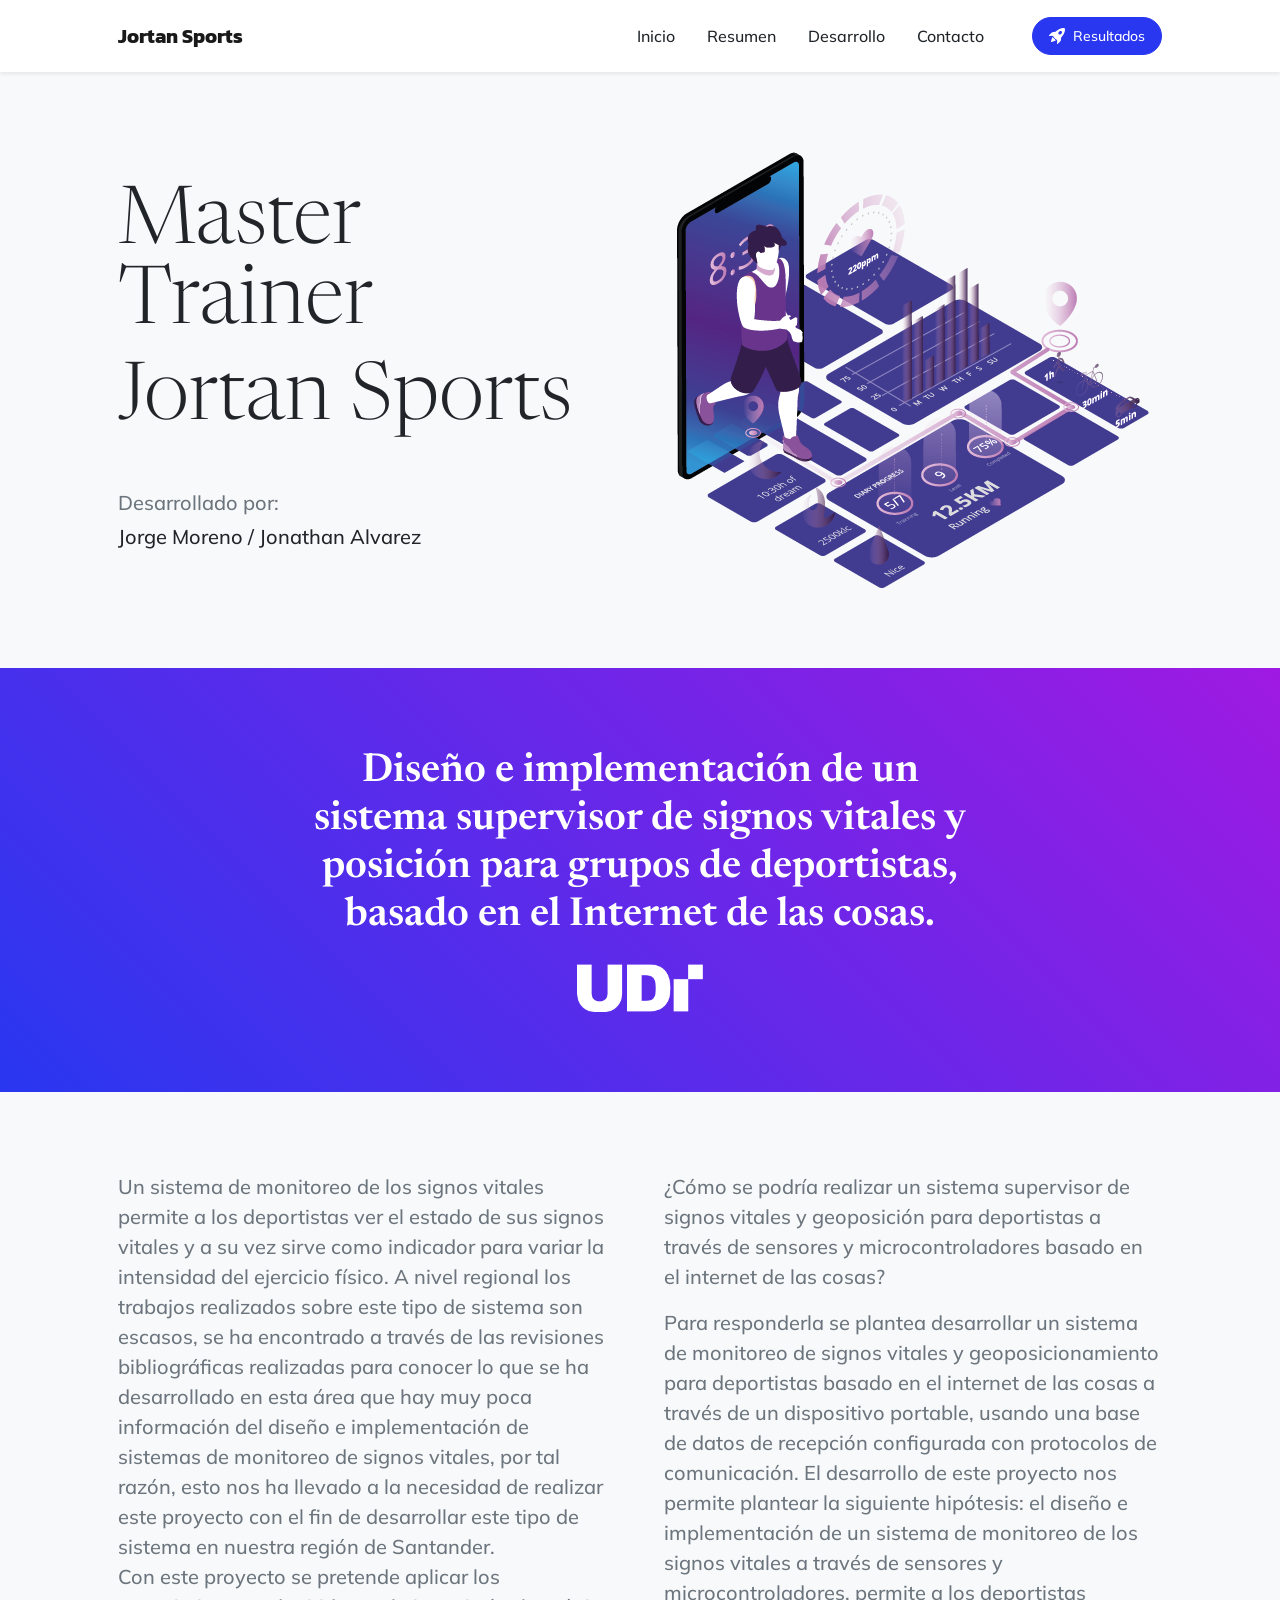
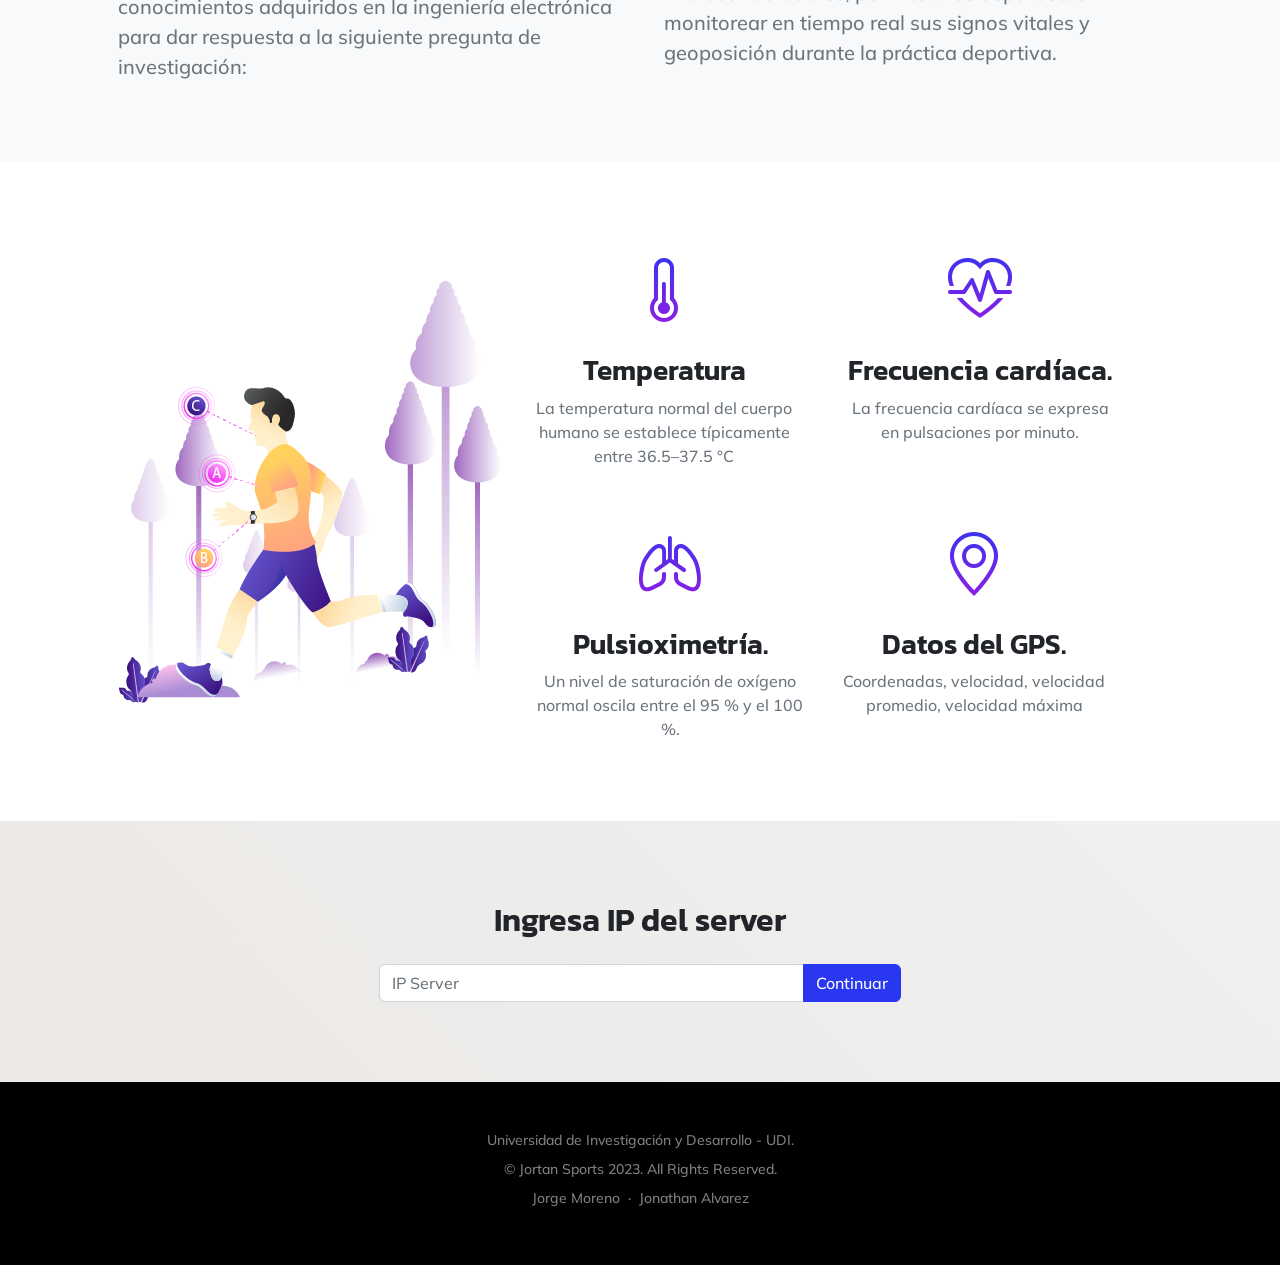
<file: index.html>
<!DOCTYPE html>
<html lang="en">
  <head>
    <meta charset="utf-8" />
    <meta
      name="viewport"
      content="width=device-width, initial-scale=1, shrink-to-fit=no"
    />
    <meta name="description" content="" />
    <meta name="author" content="" />
    <title>Jortan Sports</title>
    <link rel="icon" type="image/x-icon" href="assets/favicon.ico" />
    <link rel="shortcut icon"  type="image/x-icon" href="assets/favicon.ico">
    <!-- Bootstrap icons-->
    <link
      href="https://cdn.jsdelivr.net/npm/bootstrap-icons@1.10.5/font/bootstrap-icons.css"
      rel="stylesheet"
    />
    <!-- Google fonts-->
    <link rel="preconnect" href="https://fonts.gstatic.com" />
    <link
      href="https://fonts.googleapis.com/css2?family=Newsreader:ital,wght@0,600;1,600&amp;display=swap"
      rel="stylesheet"
    />
    <link
      href="https://fonts.googleapis.com/css2?family=Mulish:ital,wght@0,300;0,500;0,600;0,700;1,300;1,500;1,600;1,700&amp;display=swap"
      rel="stylesheet"
    />
    <link
      href="https://fonts.googleapis.com/css2?family=Kanit:ital,wght@0,400;1,400&amp;display=swap"
      rel="stylesheet"
    />
    <!-- Core theme CSS (includes Bootstrap)-->
    <link href="css/styles.css" rel="stylesheet" />
  </head>
  <body id="page-top">
    <!-- Navigation-->
    <nav
      class="navbar navbar-expand-lg navbar-light fixed-top shadow-sm"
      id="mainNav"
    >
      <div class="container px-5">
        <a class="navbar-brand fw-bold" href="#page-top">Jortan Sports</a>
        <button
          class="navbar-toggler"
          type="button"
          data-bs-toggle="collapse"
          data-bs-target="#navbarResponsive"
          aria-controls="navbarResponsive"
          aria-expanded="false"
          aria-label="Toggle navigation"
        >
          Menu
          <i class="bi-list"></i>
        </button>
        <div class="collapse navbar-collapse" id="navbarResponsive">
          <ul class="navbar-nav ms-auto me-4 my-3 my-lg-0">
            <li class="nav-item">
              <a class="nav-link me-lg-3" href="#inicio">Inicio</a>
            </li>
            <li class="nav-item">
              <a class="nav-link me-lg-3" href="resumen.html">Resumen</a>
            </li>
            <li class="nav-item">
              <a class="nav-link me-lg-3" href="desarrollo.html">Desarrollo</a>
            </li>
            <li class="nav-item">
              <a class="nav-link me-lg-3" href="contacto.html">Contacto</a>
            </li>
          </ul>
          <a
            class="btn btn-primary rounded-pill px-3 mb-2 mb-lg-0"
            href="#serverGo"
          >
            <span class="d-flex align-items-center">
              <i class="bi-rocket-takeoff-fill me-2"></i>
              <span class="small">Resultados</span>
            </span>
          </a>
        </div>
      </div>
    </nav>
    <!-- Mashead header-->
    <header class="masthead">
      <div class="container px-5">
        <div class="row gx-5 align-items-center">
          <div class="col-lg-6">
            <!-- Mashead text and app badges-->
            <div class="mb-5 mb-lg-0 text-center text-lg-start">
              <h1 class="display-1 lh-1 mb-3">Master Trainer</h1>
              <h1 class="display-1 lh-1 mb-5">Jortan Sports</h1>
              <p class="lead fw-normal text-muted mb-1">Desarrollado por:</p>
              <p class="lead fw-normal mb-1">Jorge Moreno / Jonathan Alvarez</p>
            </div>
          </div>
          <div class="col-lg-6">
            <!-- Masthead device mockup feature-->
            <div class="masthead-device-mockup">
                <img src="assets/img/img-1.png" alt="..."  />
            </div>
          </div>
        </div>
      </div>
    </header>
    <!-- Quote/testimonial aside-->
    <aside class="text-center bg-gradient-primary-to-secondary">
      <div class="container px-5">
        <div class="row gx-5 justify-content-center">
          <div class="col-xl-8">
            <div class="h2 fs-1 text-white mb-4">
              Diseño e implementación de un sistema supervisor de signos vitales
              y posición para grupos de deportistas, basado en el Internet de
              las cosas.
            </div>
            <img src="assets/img/logoUDI.png" alt="..." style="height: 3rem" />
          </div>
        </div>
      </div>
    </aside>
    <!-- Basic features section-->
    <section class="bg-light">
      <div class="container px-5">
        <div class="row gx-5 align-items-start justify-content-between">
          <div class="col-12 col-md-6 col-lg-6">
            <p class="lead fw-normal text-muted mb-2 mb-lg-0">
              Un sistema de monitoreo de los signos vitales permite a los
              deportistas ver el estado de sus signos vitales y a su vez sirve
              como indicador para variar la intensidad del ejercicio físico. A
              nivel regional los trabajos realizados sobre este tipo de sistema
              son escasos, se ha encontrado a través de las revisiones
              bibliográficas realizadas para conocer lo que se ha desarrollado
              en esta área que hay muy poca información del diseño e
              implementación de sistemas de monitoreo de signos vitales, por tal
              razón, esto nos ha llevado a la necesidad de realizar este
              proyecto con el fin de desarrollar este tipo de sistema en nuestra
              región de Santander.
            </p>
            <p class="lead fw-normal text-muted mb-0 mb-lg-0">
              Con este proyecto se pretende aplicar los conocimientos adquiridos
              en la ingeniería electrónica para dar respuesta a la siguiente
              pregunta de investigación:
            </p>
          </div>
          <div class="col-12 col-md-6 col-lg-6">
            <div
              class="px-5 px-sm-0 pt-0 mt-0 d-flex flex-column justify-content-between"
            >
              <p class="lead fw-normal text-muted mb-3">
                ¿Cómo se podría realizar un sistema supervisor de signos vitales
                y geoposición para deportistas a través de sensores y
                microcontroladores basado en el internet de las cosas?
              </p>
              <p class="lead fw-normal text-muted mb-0">
                Para responderla se plantea desarrollar un sistema de monitoreo
                de signos vitales y geoposicionamiento para deportistas basado
                en el internet de las cosas a través de un dispositivo
                portable, usando una base de datos de recepción configurada con
                protocolos de comunicación. El desarrollo de este proyecto nos
                permite plantear la siguiente hipótesis: el diseño e
                implementación de un sistema de monitoreo de los signos vitales
                a través de sensores y microcontroladores, permite a los
                deportistas monitorear en tiempo real sus signos vitales y
                geoposición durante la práctica deportiva.
              </p>
            </div>
          </div>
        </div>
      </div>
    </section>
    <!-- App features section-->
    <section id="features">
      <div class="container px-5">
        <div class="row gx-5 align-items-center">
          <div class="col-lg-8 order-lg-1 mb-5 mb-lg-0">
            <div class="container-fluid px-5">
              <div class="row gx-5">
                <div class="col-md-6 mb-5">
                  <!-- Feature item-->
                  <div class="text-center">
                    <i
                      class="bi-thermometer-half icon-feature text-gradient d-block mb-3"
                    ></i>
                    <h3 class="font-alt">Temperatura</h3>
                    <p class="text-muted mb-0">
                        La temperatura normal del cuerpo humano se establece típicamente entre 36.5–37.5 °C                        
                    </p>
                  </div>
                </div>
                <div class="col-md-6 mb-5">
                  <!-- Feature item-->
                  <div class="text-center">
                    <i
                      class="bi-heart-pulse icon-feature text-gradient d-block mb-3"
                    ></i>
                    <h3 class="font-alt">Frecuencia cardíaca.</h3>
                    <p class="text-muted mb-0">
                        La frecuencia cardíaca​ se expresa en pulsaciones por minuto.
                    </p>
                  </div>
                </div>
              </div>
              <div class="row">
                <div class="col-md-6 mb-5 mb-md-0">
                  <!-- Feature item-->
                  <div class="text-center">
                    <i
                      class="bi-lungs icon-feature text-gradient d-block mb-3"
                    ></i>
                    <h3 class="font-alt">Pulsioximetría.</h3>
                    <p class="text-muted mb-0">
                        Un nivel de saturación de oxígeno normal oscila entre el 95 % y el 100 %.
                    </p>
                  </div>
                </div>
                <div class="col-md-6">
                  <!-- Feature item-->
                  <div class="text-center">
                    <i
                      class="bi-geo-alt icon-feature text-gradient d-block mb-3"
                    ></i>
                    <h3 class="font-alt">Datos del GPS.</h3>
                    <p class="text-muted mb-0">
                        Coordenadas, velocidad, velocidad promedio, velocidad máxima                        
                    </p>
                  </div>
                </div>
              </div>
            </div>
          </div>
          <div class="col-lg-4 order-lg-0">
            <img src="assets/img/img-2.png" alt="..."  />
          </div>
        </div>
      </div>
    </section>
    <!-- App badge section-->
    <section class="bg-gradient-gray" id="serverGo">
      <div class="container px-5">
        <h2 class="text-center font-alt mb-4">
          Ingresa IP del server
        </h2>
        <div class="d-flex flex-column flex-lg-row align-items-center justify-content-center"  >
          <div class="input-group w-50">
            <input
              type="text"
              class="form-control"
              placeholder="IP Server"
              aria-label="Recipient's username with two button addons"
              id="IPServer"
            />
            <button class="btn btn-primary" type="button" id="btnContinuar">
              Continuar
            </button>
          </div>
        </div>
      </div>
    </section>
    <!-- Footer-->
    <footer class="bg-black text-center py-5">
      <div class="container px-5">
        <div class="text-white-50 small">
          <div class="mb-2">
            Universidad de Investigación y Desarrollo - UDI.
          </div>
          <div class="mb-2">
            &copy; Jortan Sports 2023. All Rights Reserved.
          </div>
          <div class="mb-2">
            <a href="#!">Jorge Moreno</a>
            <span class="mx-1">&middot;</span>
            <a href="#!">Jonathan Alvarez</a>
          </div>
        </div>
      </div>
    </footer>
    <!-- Bootstrap core JS-->
    <script src="https://cdn.jsdelivr.net/npm/bootstrap@5.2.3/dist/js/bootstrap.bundle.min.js"></script>
    <!-- Core theme JS-->
    <script src="js/scripts.js?v=2"></script>
    <!-- * * * * * * * * * * * * * * * * * * * * * * * * * * * * * * * * * * * * * * * *-->
    <!-- * *                               SB Forms JS                               * *-->
    <!-- * * Activate your form at https://startbootstrap.com/solution/contact-forms * *-->
    <!-- * * * * * * * * * * * * * * * * * * * * * * * * * * * * * * * * * * * * * * * *-->
    <script src="https://cdn.startbootstrap.com/sb-forms-latest.js"></script>
  </body>
</html>
</file>
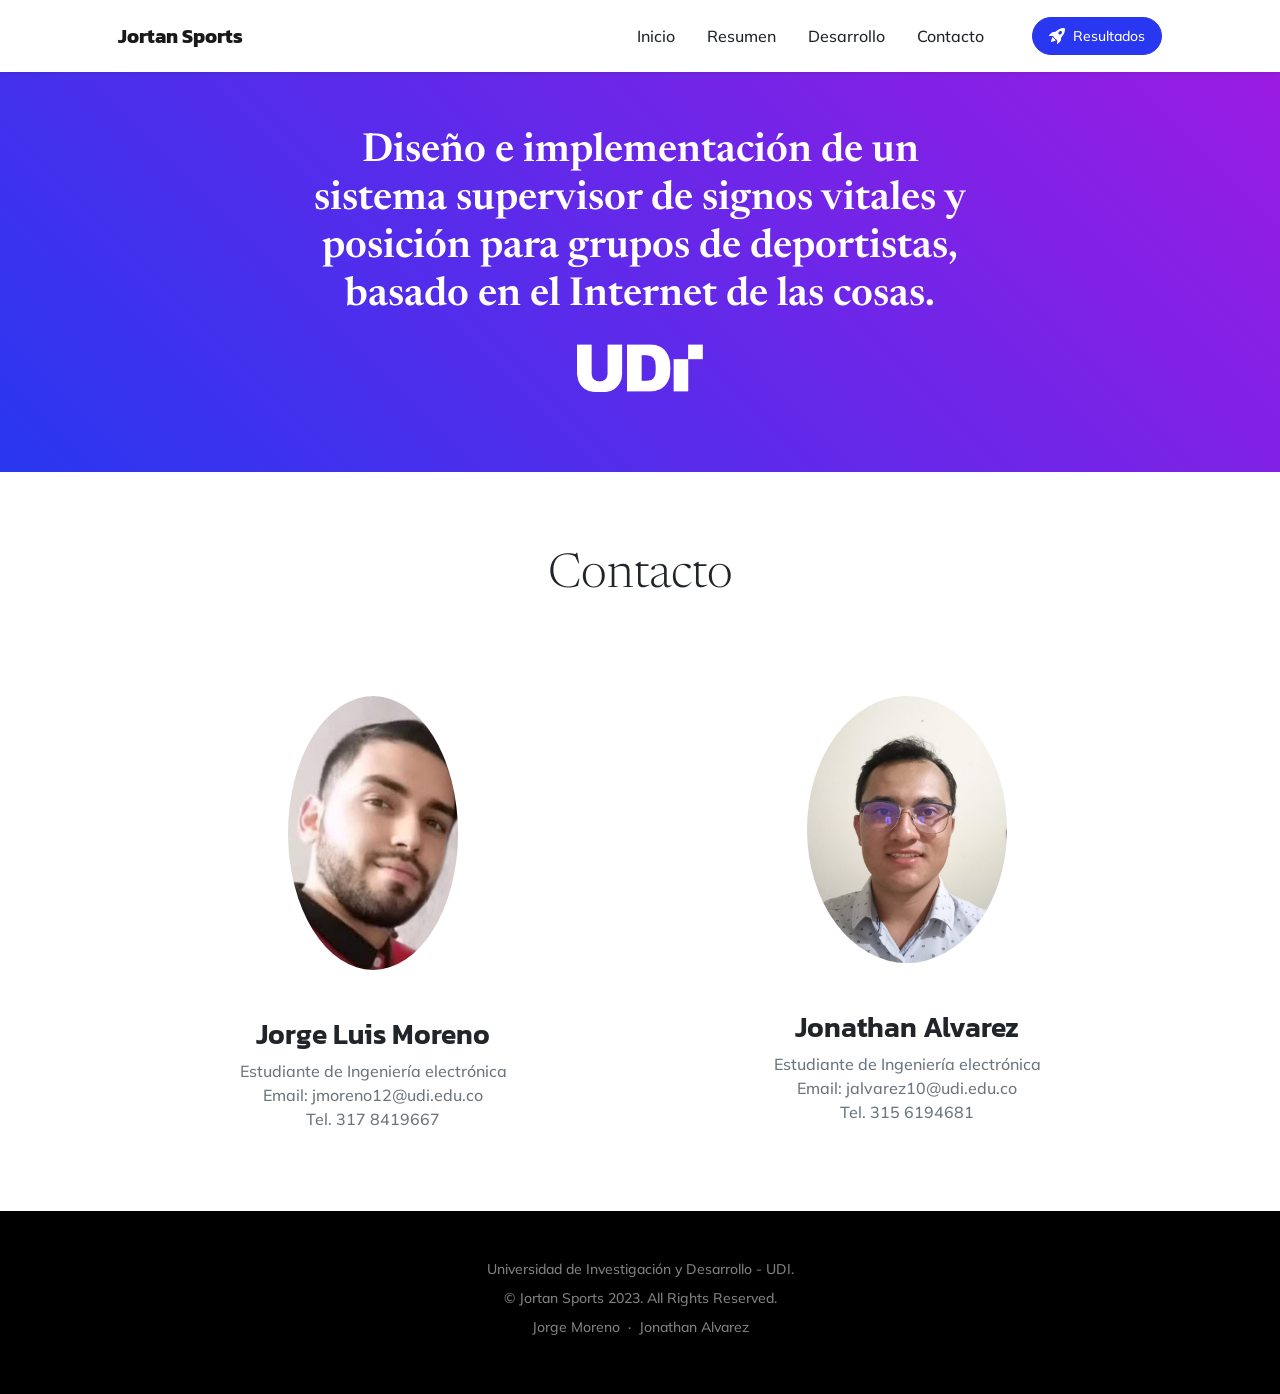
<file: contacto.html>
<!DOCTYPE html>
<html lang="en">
  <head>
    <meta charset="utf-8" />
    <meta
      name="viewport"
      content="width=device-width, initial-scale=1, shrink-to-fit=no"
    />
    <meta name="description" content="" />
    <meta name="author" content="" />
    <title>Jortan Sports</title>
    <link rel="icon" type="image/x-icon" href="assets/favicon.ico" />
    <link rel="shortcut icon"  type="image/x-icon" href="assets/favicon.ico">
    <!-- Bootstrap icons-->
    <link
      href="https://cdn.jsdelivr.net/npm/bootstrap-icons@1.10.5/font/bootstrap-icons.css"
      rel="stylesheet"
    />
    <!-- Google fonts-->
    <link rel="preconnect" href="https://fonts.gstatic.com" />
    <link
      href="https://fonts.googleapis.com/css2?family=Newsreader:ital,wght@0,600;1,600&amp;display=swap"
      rel="stylesheet"
    />
    <link
      href="https://fonts.googleapis.com/css2?family=Mulish:ital,wght@0,300;0,500;0,600;0,700;1,300;1,500;1,600;1,700&amp;display=swap"
      rel="stylesheet"
    />
    <link
      href="https://fonts.googleapis.com/css2?family=Kanit:ital,wght@0,400;1,400&amp;display=swap"
      rel="stylesheet"
    />
    <!-- Core theme CSS (includes Bootstrap)-->
    <link href="css/styles.css" rel="stylesheet" />
  </head>
  <body id="page-top">
    <!-- Navigation-->
    <nav
      class="navbar navbar-expand-lg navbar-light fixed-top shadow-sm"
      id="mainNav"
    >
      <div class="container px-5">
        <a class="navbar-brand fw-bold" href="#page-top">Jortan Sports</a>
        <button
          class="navbar-toggler"
          type="button"
          data-bs-toggle="collapse"
          data-bs-target="#navbarResponsive"
          aria-controls="navbarResponsive"
          aria-expanded="false"
          aria-label="Toggle navigation"
        >
          Menu
          <i class="bi-list"></i>
        </button>
        <div class="collapse navbar-collapse" id="navbarResponsive">
          <ul class="navbar-nav ms-auto me-4 my-3 my-lg-0">
            <li class="nav-item">
              <a class="nav-link me-lg-3" href="index.html">Inicio</a>
            </li>
            <li class="nav-item">
              <a class="nav-link me-lg-3" href="resumen.html">Resumen</a>
            </li>
            <li class="nav-item">
              <a class="nav-link me-lg-3" href="desarrollo.html">Desarrollo</a>
            </li>
            <li class="nav-item">
              <a class="nav-link me-lg-3" href="#contacto">Contacto</a>
            </li>
          </ul>
          <a
            class="btn btn-primary rounded-pill px-3 mb-2 mb-lg-0"
            href="index.html#serverGo"
          >
            <span class="d-flex align-items-center">
              <i class="bi-rocket-takeoff-fill me-2"></i>
              <span class="small">Resultados</span>
            </span>
          </a>
        </div>
      </div>
    </nav>
    <!-- Quote/testimonial aside-->
    
    <aside class="text-center bg-gradient-primary-to-secondary">
      <div class="container px-5 mt-5">
        <div class="row gx-5 justify-content-center">
          <div class="col-xl-8">
            <div class="h2 fs-1 text-white mb-4">
              Diseño e implementación de un sistema supervisor de signos vitales
              y posición para grupos de deportistas, basado en el Internet de
              las cosas.
            </div>
            <img src="assets/img/logoUDI.png" alt="..." style="height: 3rem" />
          </div>
        </div>
      </div>
    </aside>
    <!-- App features section-->
    <section id="features">
      <div class="container px-5">
        <div class="row gx-5">
          <div class="col-12 text-center"><h1 class="display-5 lh-1 mb-5">Contacto</h1></div>
        </div>
        <div class="row d-flex flex-row mt-5">
          <div class="col-6">
            <div class="container-fluid px-5">
              <div class="text-center">
                <div class="text-center mb-5">
                  <img class="rounded-circle shadow-4-strong"  src="assets/img/Jorge.PNG" width="170 px" />
                </div>
                <h3 class="font-alt">Jorge Luis Moreno</h3>
                <p class="text-muted mb-0">
                  Estudiante de Ingeniería electrónica <br>
                  Email: jmoreno12@udi.edu.co <br>
                  Tel. 317 8419667
                </p>
              </div>
            </div>
          </div>
          <div class="col-6">
            <div class="container-fluid px-5">
              <div class="text-center">
                <div class="text-center  mb-5">
                  <img class="rounded-circle shadow-4-strong" src="assets/img/Jonathan.jpeg" width="200 px"/>
                </div>
                <h3 class="font-alt">Jonathan Alvarez</h3>
                <p class="text-muted mb-0">
                  Estudiante de Ingeniería electrónica<br>
                  Email: jalvarez10@udi.edu.co  <br>
                  Tel. 315 6194681
                </p>
              </div>
            </div>
          </div>
  
          
        </div>
      </div>
    </section>
    <!-- Footer-->
    <footer class="bg-black text-center py-5">
      <div class="container px-5">
        <div class="text-white-50 small">
          <div class="mb-2">
            Universidad de Investigación y Desarrollo - UDI.
          </div>
          <div class="mb-2">
            &copy; Jortan Sports 2023. All Rights Reserved.
          </div>
          <div class="mb-2">
            <a href="#!">Jorge Moreno</a>
            <span class="mx-1">&middot;</span>
            <a href="#!">Jonathan Alvarez</a>
          </div>
        </div>
      </div>
    </footer>
    <!-- Bootstrap core JS-->
    <script src="https://cdn.jsdelivr.net/npm/bootstrap@5.2.3/dist/js/bootstrap.bundle.min.js"></script>
    <!-- Core theme JS-->
    <script src="js/scripts.js"></script>
    <!-- * * * * * * * * * * * * * * * * * * * * * * * * * * * * * * * * * * * * * * * *-->
    <!-- * *                               SB Forms JS                               * *-->
    <!-- * * Activate your form at https://startbootstrap.com/solution/contact-forms * *-->
    <!-- * * * * * * * * * * * * * * * * * * * * * * * * * * * * * * * * * * * * * * * *-->
    <script src="https://cdn.startbootstrap.com/sb-forms-latest.js"></script>
  </body>
</html>
</file>
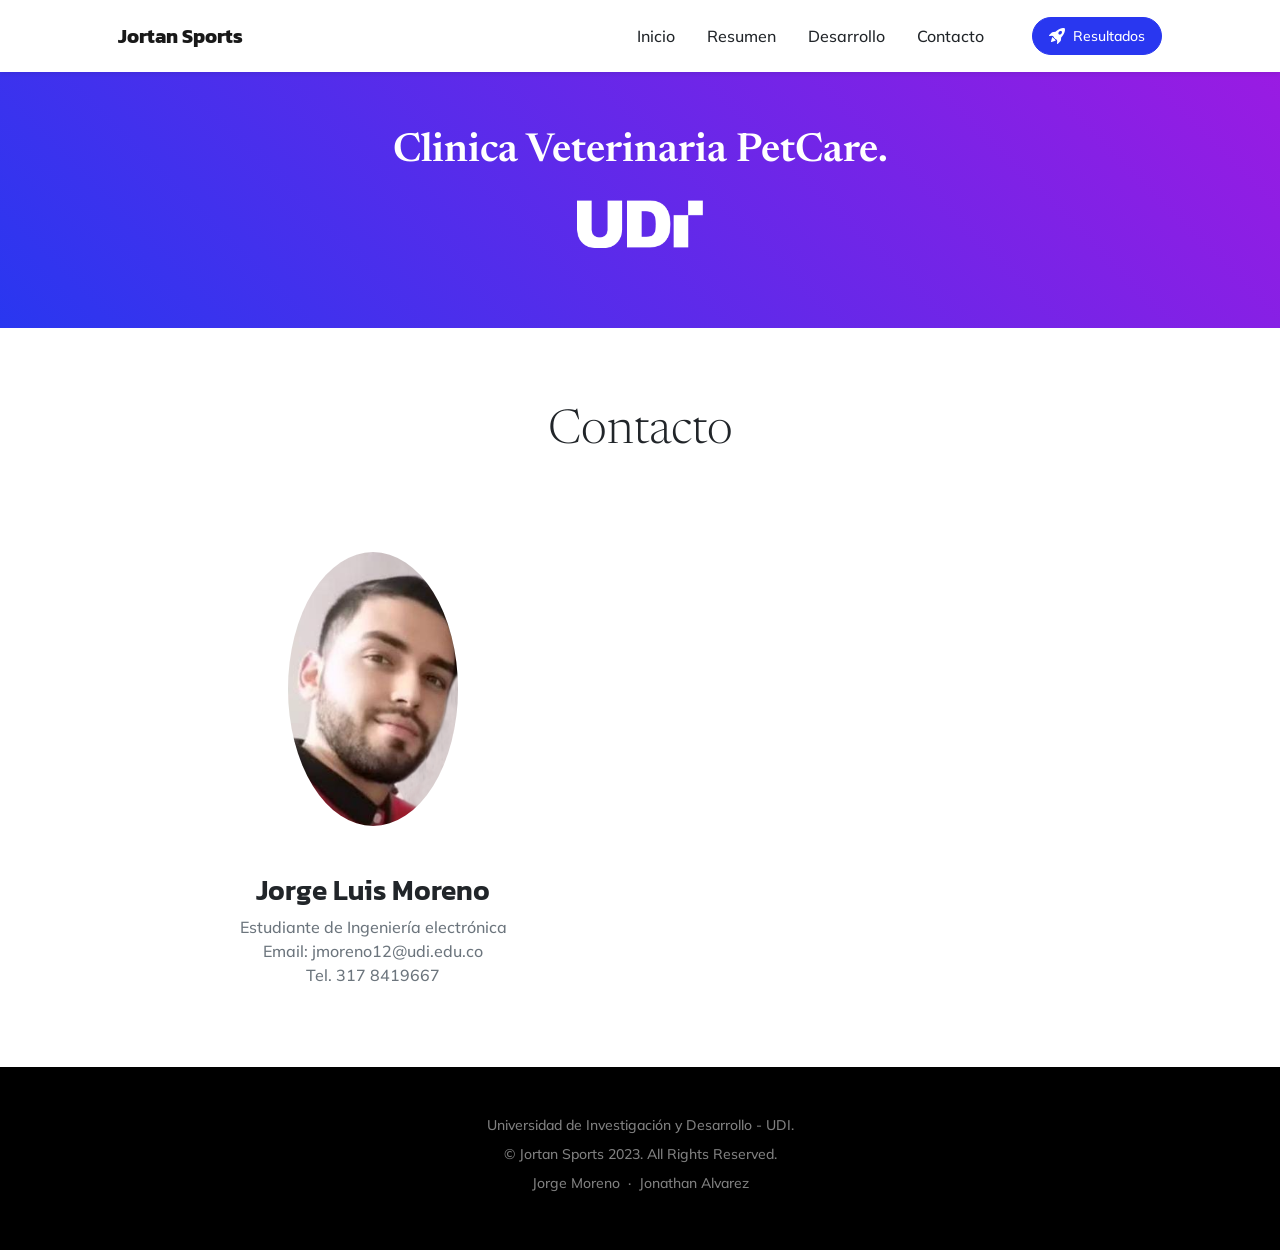
<file: contacto1.html>
<!DOCTYPE html>
<html lang="en">
  <head>
    <meta charset="utf-8" />
    <meta
      name="viewport"
      content="width=device-width, initial-scale=1, shrink-to-fit=no"
    />
    <meta name="description" content="" />
    <meta name="author" content="" />
    <title>Jortan Sports</title>
    <link rel="icon" type="image/x-icon" href="assets/favicon.ico" />
    <link rel="shortcut icon"  type="image/x-icon" href="assets/favicon.ico">
    <!-- Bootstrap icons-->
    <link
      href="https://cdn.jsdelivr.net/npm/bootstrap-icons@1.10.5/font/bootstrap-icons.css"
      rel="stylesheet"
    />
    <!-- Google fonts-->
    <link rel="preconnect" href="https://fonts.gstatic.com" />
    <link
      href="https://fonts.googleapis.com/css2?family=Newsreader:ital,wght@0,600;1,600&amp;display=swap"
      rel="stylesheet"
    />
    <link
      href="https://fonts.googleapis.com/css2?family=Mulish:ital,wght@0,300;0,500;0,600;0,700;1,300;1,500;1,600;1,700&amp;display=swap"
      rel="stylesheet"
    />
    <link
      href="https://fonts.googleapis.com/css2?family=Kanit:ital,wght@0,400;1,400&amp;display=swap"
      rel="stylesheet"
    />
    <!-- Core theme CSS (includes Bootstrap)-->
    <link href="css/styles.css" rel="stylesheet" />
  </head>
  <body id="page-top">
    <!-- Navigation-->
    <nav
      class="navbar navbar-expand-lg navbar-light fixed-top shadow-sm"
      id="mainNav"
    >
      <div class="container px-5">
        <a class="navbar-brand fw-bold" href="#page-top">Jortan Sports</a>
        <button
          class="navbar-toggler"
          type="button"
          data-bs-toggle="collapse"
          data-bs-target="#navbarResponsive"
          aria-controls="navbarResponsive"
          aria-expanded="false"
          aria-label="Toggle navigation"
        >
          Menu
          <i class="bi-list"></i>
        </button>
        <div class="collapse navbar-collapse" id="navbarResponsive">
          <ul class="navbar-nav ms-auto me-4 my-3 my-lg-0">
            <li class="nav-item">
              <a class="nav-link me-lg-3" href="index.html">Inicio</a>
            </li>
            <li class="nav-item">
              <a class="nav-link me-lg-3" href="resumen.html">Resumen</a>
            </li>
            <li class="nav-item">
              <a class="nav-link me-lg-3" href="desarrollo.html">Desarrollo</a>
            </li>
            <li class="nav-item">
              <a class="nav-link me-lg-3" href="#contacto">Contacto</a>
            </li>
          </ul>
          <a
            class="btn btn-primary rounded-pill px-3 mb-2 mb-lg-0"
            href="index.html#serverGo"
          >
            <span class="d-flex align-items-center">
              <i class="bi-rocket-takeoff-fill me-2"></i>
              <span class="small">Resultados</span>
            </span>
          </a>
        </div>
      </div>
    </nav>
    <!-- Quote/testimonial aside-->
    
    <aside class="text-center bg-gradient-primary-to-secondary">
      <div class="container px-5 mt-5">
        <div class="row gx-5 justify-content-center">
          <div class="col-xl-8">
            <div class="h2 fs-1 text-white mb-4">
              Clinica Veterinaria PetCare.
            </div>
            <img src="assets/img/logoUDI.png" alt="..." style="height: 3rem" />
          </div>
        </div>
      </div>
    </aside>
    <!-- App features section-->
    <section id="features">
      <div class="container px-5">
        <div class="row gx-5">
          <div class="col-12 text-center"><h1 class="display-5 lh-1 mb-5">Contacto</h1></div>
        </div>
        <div class="row d-flex flex-row mt-5">
          <div class="col-6">
            <div class="container-fluid px-5">
              <div class="text-center">
                <div class="text-center mb-5">
                  <img class="rounded-circle shadow-4-strong"  src="assets/img/Jorge.PNG" width="170 px" />
                </div>
                <h3 class="font-alt">Jorge Luis Moreno</h3>
                <p class="text-muted mb-0">
                  Estudiante de Ingeniería electrónica <br>
                  Email: jmoreno12@udi.edu.co <br>
                  Tel. 317 8419667
                </p>
              </div>
            </div>
          </div>
        </div>
      </div>
    </section>
    <!-- Footer-->
    <footer class="bg-black text-center py-5">
      <div class="container px-5">
        <div class="text-white-50 small">
          <div class="mb-2">
            Universidad de Investigación y Desarrollo - UDI.
          </div>
          <div class="mb-2">
            &copy; Jortan Sports 2023. All Rights Reserved.
          </div>
          <div class="mb-2">
            <a href="#!">Jorge Moreno</a>
            <span class="mx-1">&middot;</span>
            <a href="#!">Jonathan Alvarez</a>
          </div>
        </div>
      </div>
    </footer>
    <!-- Bootstrap core JS-->
    <script src="https://cdn.jsdelivr.net/npm/bootstrap@5.2.3/dist/js/bootstrap.bundle.min.js"></script>
    <!-- Core theme JS-->
    <script src="js/scripts.js"></script>
    <!-- * * * * * * * * * * * * * * * * * * * * * * * * * * * * * * * * * * * * * * * *-->
    <!-- * *                               SB Forms JS                               * *-->
    <!-- * * Activate your form at https://startbootstrap.com/solution/contact-forms * *-->
    <!-- * * * * * * * * * * * * * * * * * * * * * * * * * * * * * * * * * * * * * * * *-->
    <script src="https://cdn.startbootstrap.com/sb-forms-latest.js"></script>
  </body>
</html>
</file>
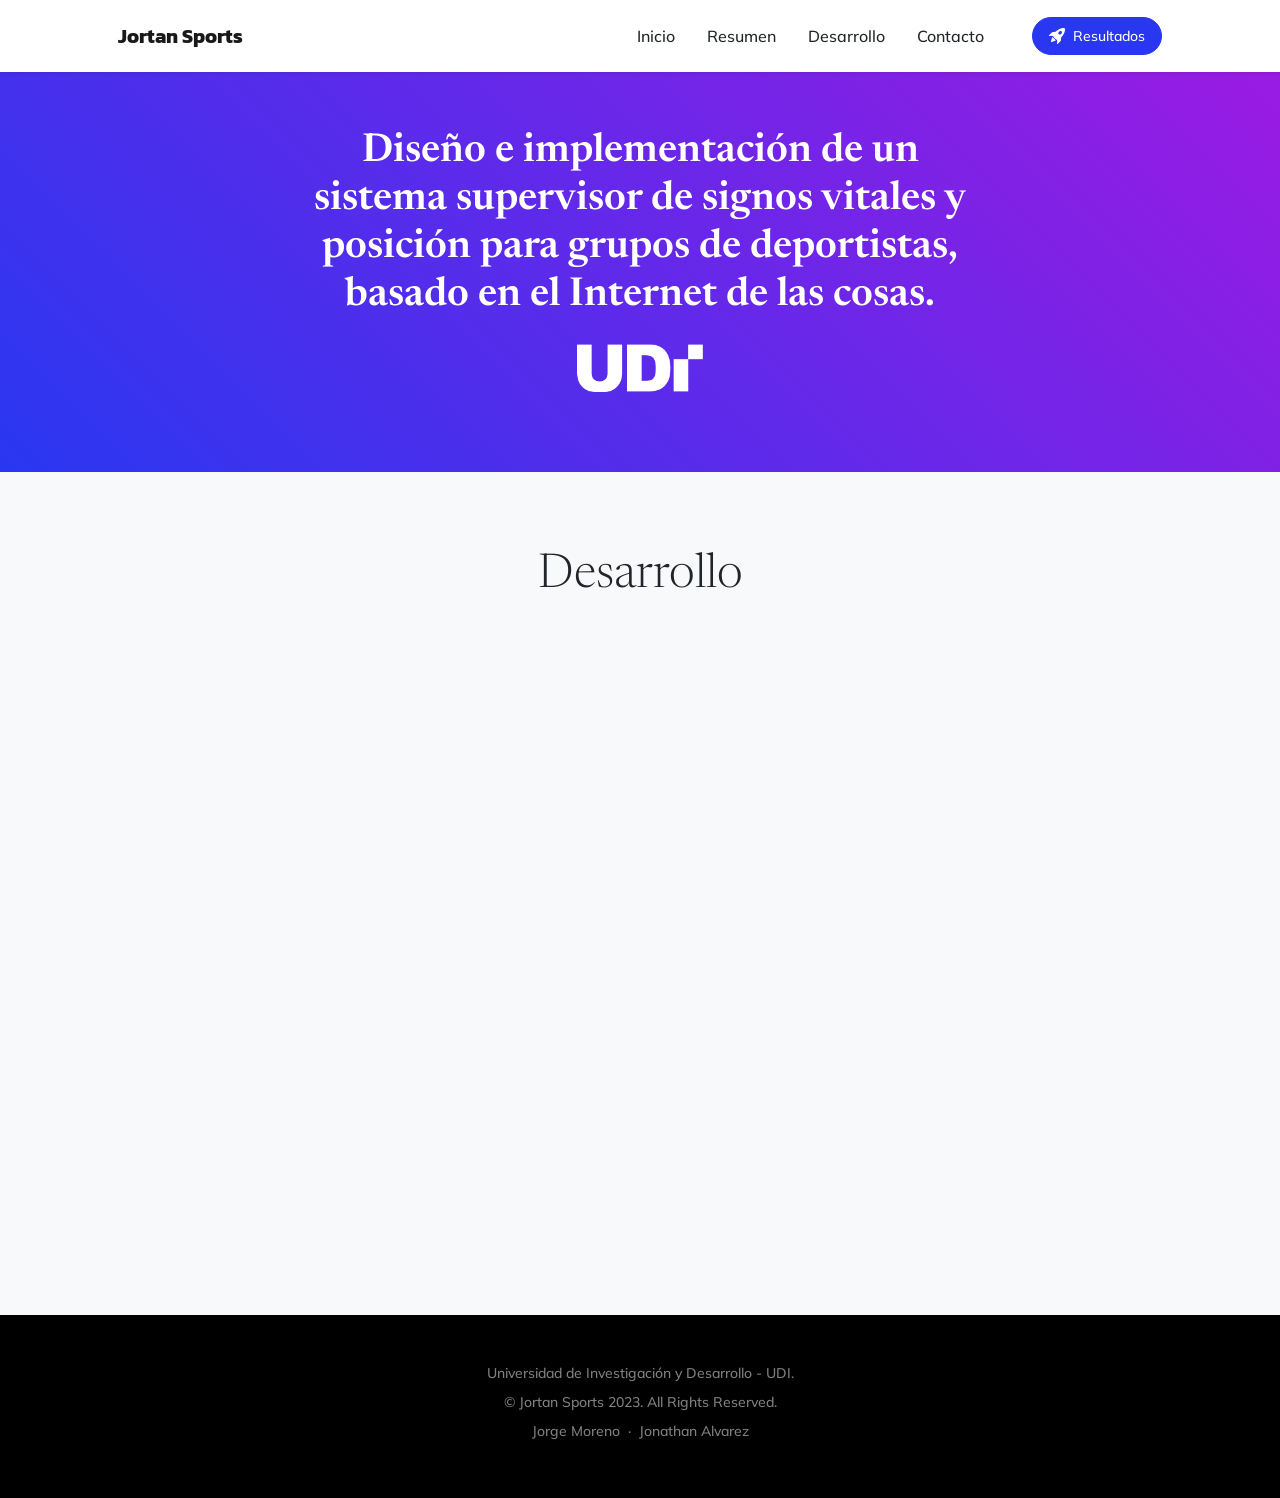
<file: desarrollo.html>
<!DOCTYPE html>
<html lang="en">
  <head>
    <meta charset="utf-8" />
    <meta
      name="viewport"
      content="width=device-width, initial-scale=1, shrink-to-fit=no"
    />
    <meta name="description" content="" />
    <meta name="author" content="" />
    <title>Jortan Sports</title>
    <link rel="icon" type="image/x-icon" href="assets/favicon.ico" />
    <link rel="shortcut icon"  type="image/x-icon" href="assets/favicon.ico">
    <!-- Bootstrap icons-->
    <link
      href="https://cdn.jsdelivr.net/npm/bootstrap-icons@1.10.5/font/bootstrap-icons.css"
      rel="stylesheet"
    />
    <!-- Google fonts-->
    <link rel="preconnect" href="https://fonts.gstatic.com" />
    <link
      href="https://fonts.googleapis.com/css2?family=Newsreader:ital,wght@0,600;1,600&amp;display=swap"
      rel="stylesheet"
    />
    <link
      href="https://fonts.googleapis.com/css2?family=Mulish:ital,wght@0,300;0,500;0,600;0,700;1,300;1,500;1,600;1,700&amp;display=swap"
      rel="stylesheet"
    />
    <link
      href="https://fonts.googleapis.com/css2?family=Kanit:ital,wght@0,400;1,400&amp;display=swap"
      rel="stylesheet"
    />
    <!-- Core theme CSS (includes Bootstrap)-->
    <link href="css/styles.css" rel="stylesheet" />
  </head>
  <body id="page-top">
    <!-- Navigation-->
    <nav
      class="navbar navbar-expand-lg navbar-light fixed-top shadow-sm"
      id="mainNav"
    >
      <div class="container px-5">
        <a class="navbar-brand fw-bold" href="#page-top">Jortan Sports</a>
        <button
          class="navbar-toggler"
          type="button"
          data-bs-toggle="collapse"
          data-bs-target="#navbarResponsive"
          aria-controls="navbarResponsive"
          aria-expanded="false"
          aria-label="Toggle navigation"
        >
          Menu
          <i class="bi-list"></i>
        </button>
        <div class="collapse navbar-collapse" id="navbarResponsive">
          <ul class="navbar-nav ms-auto me-4 my-3 my-lg-0">
            <li class="nav-item">
              <a class="nav-link me-lg-3" href="index.html">Inicio</a>
            </li>
            <li class="nav-item">
              <a class="nav-link me-lg-3" href="resumen.html">Resumen</a>
            </li>
            <li class="nav-item">
              <a class="nav-link me-lg-3" href="desarrollo.html">Desarrollo</a>
            </li>
            <li class="nav-item">
              <a class="nav-link me-lg-3" href="contacto.html">Contacto</a>
            </li>
          </ul>
          <a
          class="btn btn-primary rounded-pill px-3 mb-2 mb-lg-0"
          href="index.html#serverGo"
        >
          <span class="d-flex align-items-center">
            <i class="bi-rocket-takeoff-fill me-2"></i>
            <span class="small">Resultados</span>
          </span>
        </a>
        </div>
      </div>
    </nav>
    <!-- Quote/testimonial aside-->
    
    <aside class="text-center bg-gradient-primary-to-secondary">
      <div class="container px-5 mt-5">
        <div class="row gx-5 justify-content-center">
          <div class="col-xl-8">
            <div class="h2 fs-1 text-white mb-4">
              Diseño e implementación de un sistema supervisor de signos vitales
              y posición para grupos de deportistas, basado en el Internet de
              las cosas.
            </div>
            <img src="assets/img/logoUDI.png" alt="..." style="height: 3rem" />
          </div>
        </div>
      </div>
    </aside>
    <!-- Basic features section-->
    <section class="bg-light">
      <div class="container px-5">
        <div class="row gx-5">
          <div class="col-12 text-center"><h1 class="display-5 lh-1 mb-5">Desarrollo</h1></div>
        </div>
        <div class="row">
          <div class="col-lg-12">
            <div class="ratio ratio-16x9">
              <iframe src="https://www.youtube.com/watch?v=sPnbRi98XO8" title="YouTube video" allowfullscreen></iframe>
            </div>
          </div>
        </div>
      </div>
    </section>
    <!-- Footer-->
    <footer class="bg-black text-center py-5">
      <div class="container px-5">
        <div class="text-white-50 small">
          <div class="mb-2">
            Universidad de Investigación y Desarrollo - UDI.
          </div>
          <div class="mb-2">
            &copy; Jortan Sports 2023. All Rights Reserved.
          </div>
          <div class="mb-2">
            <a href="#!">Jorge Moreno</a>
            <span class="mx-1">&middot;</span>
            <a href="#!">Jonathan Alvarez</a>
          </div>
        </div>
      </div>
    </footer>
    <!-- Bootstrap core JS-->
    <script src="https://cdn.jsdelivr.net/npm/bootstrap@5.2.3/dist/js/bootstrap.bundle.min.js"></script>
    <!-- Core theme JS-->
    <script src="js/scripts.js"></script>
    <!-- * * * * * * * * * * * * * * * * * * * * * * * * * * * * * * * * * * * * * * * *-->
    <!-- * *                               SB Forms JS                               * *-->
    <!-- * * Activate your form at https://startbootstrap.com/solution/contact-forms * *-->
    <!-- * * * * * * * * * * * * * * * * * * * * * * * * * * * * * * * * * * * * * * * *-->
    <script src="https://cdn.startbootstrap.com/sb-forms-latest.js"></script>
  </body>
</html>
</file>
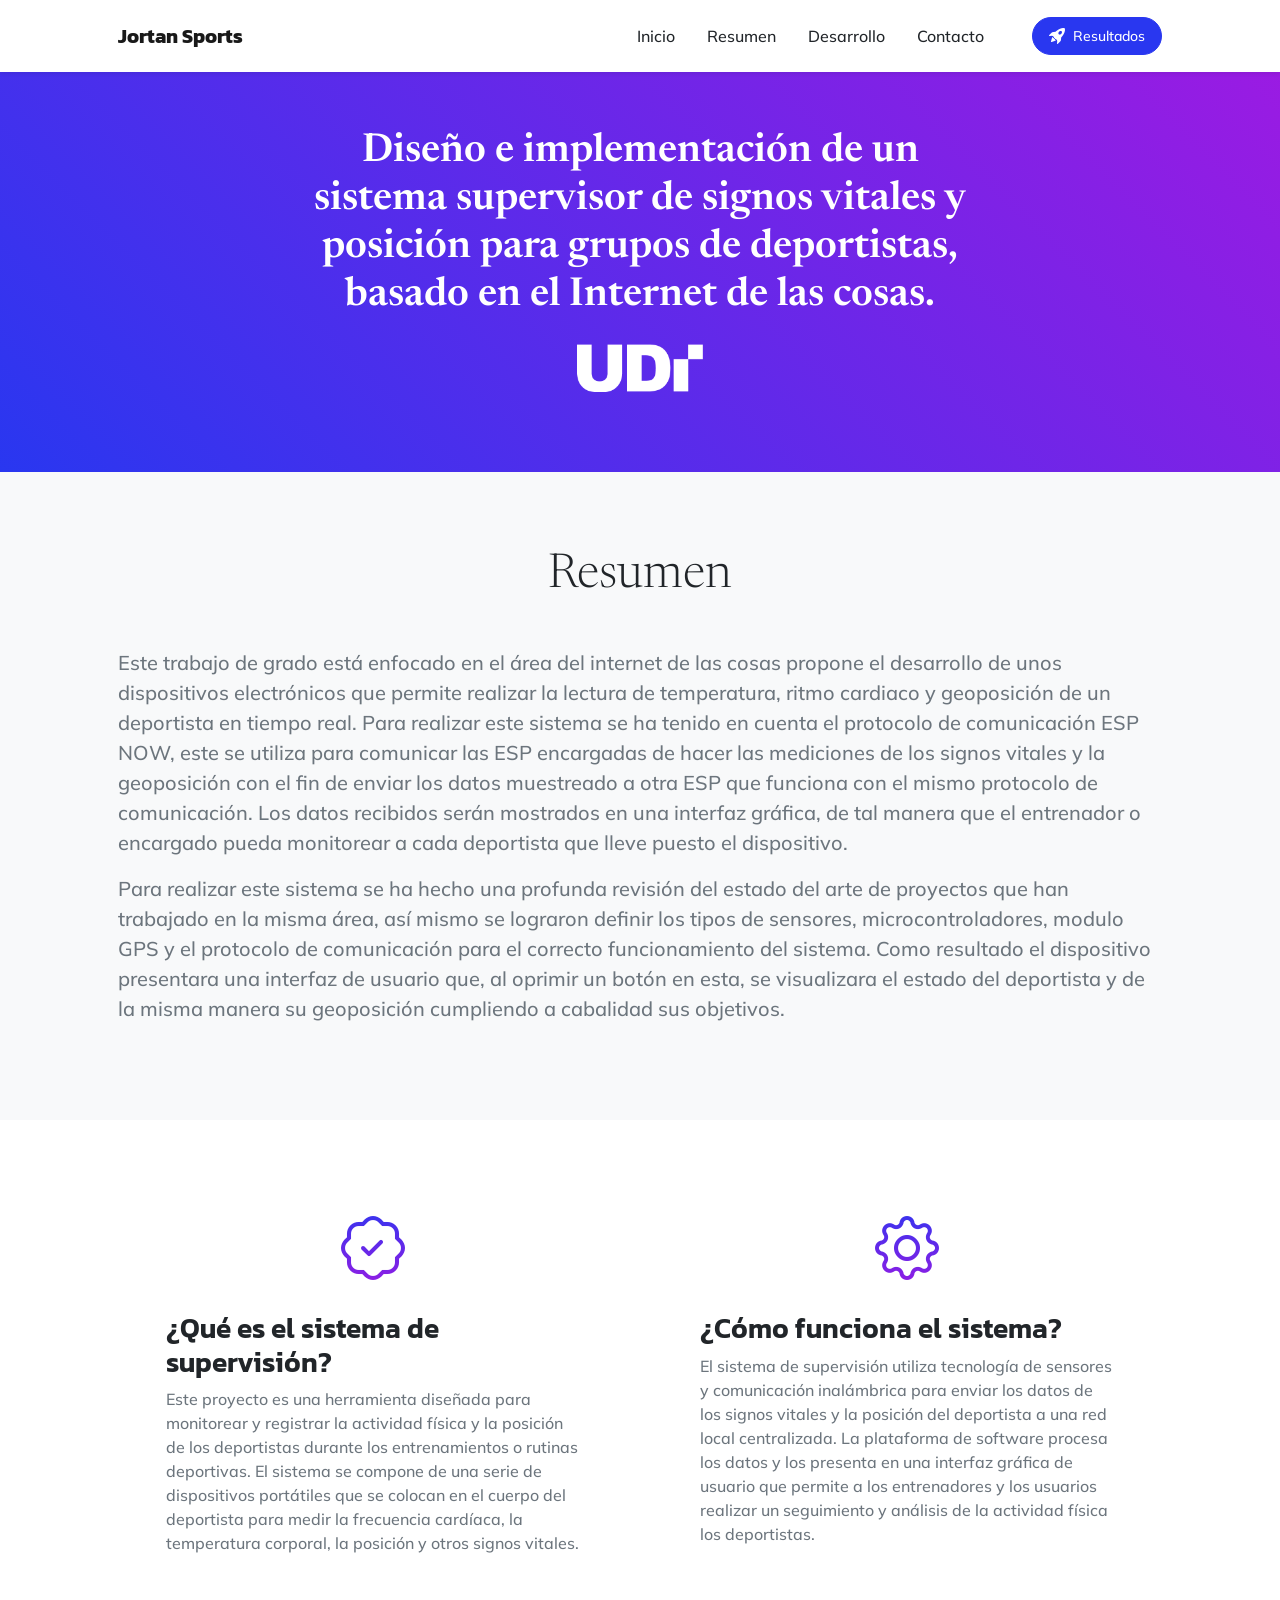
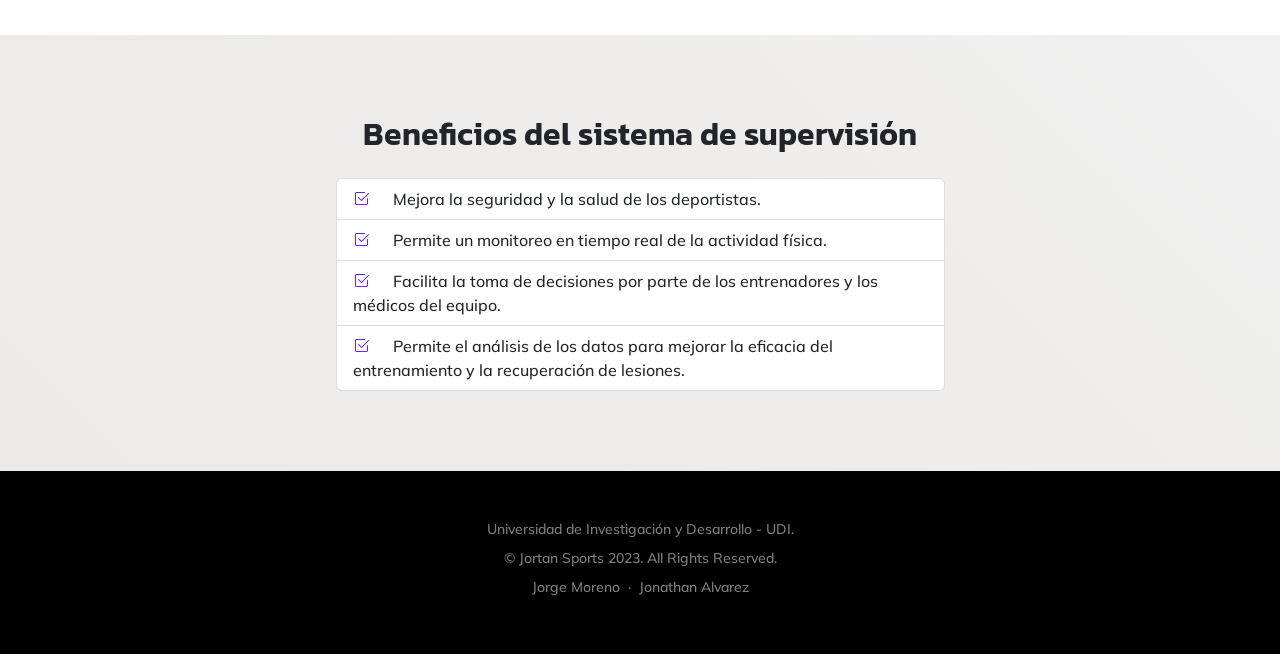
<file: resumen.html>
<!DOCTYPE html>
<html lang="en">
  <head>
    <meta charset="utf-8" />
    <meta
      name="viewport"
      content="width=device-width, initial-scale=1, shrink-to-fit=no"
    />
    <meta name="description" content="" />
    <meta name="author" content="" />
    <title>Jortan Sports</title>
    <link rel="icon" type="image/x-icon" href="assets/favicon.ico" />
    <link rel="shortcut icon"  type="image/x-icon" href="assets/favicon.ico">
    <!-- Bootstrap icons-->
    <link
      href="https://cdn.jsdelivr.net/npm/bootstrap-icons@1.10.5/font/bootstrap-icons.css"
      rel="stylesheet"
    />
    <!-- Google fonts-->
    <link rel="preconnect" href="https://fonts.gstatic.com" />
    <link
      href="https://fonts.googleapis.com/css2?family=Newsreader:ital,wght@0,600;1,600&amp;display=swap"
      rel="stylesheet"
    />
    <link
      href="https://fonts.googleapis.com/css2?family=Mulish:ital,wght@0,300;0,500;0,600;0,700;1,300;1,500;1,600;1,700&amp;display=swap"
      rel="stylesheet"
    />
    <link
      href="https://fonts.googleapis.com/css2?family=Kanit:ital,wght@0,400;1,400&amp;display=swap"
      rel="stylesheet"
    />
    <!-- Core theme CSS (includes Bootstrap)-->
    <link href="css/styles.css" rel="stylesheet" />
  </head>
  <body id="page-top">
    <!-- Navigation-->
    <nav
      class="navbar navbar-expand-lg navbar-light fixed-top shadow-sm"
      id="mainNav"
    >
      <div class="container px-5">
        <a class="navbar-brand fw-bold" href="#page-top">Jortan Sports</a>
        <button
          class="navbar-toggler"
          type="button"
          data-bs-toggle="collapse"
          data-bs-target="#navbarResponsive"
          aria-controls="navbarResponsive"
          aria-expanded="false"
          aria-label="Toggle navigation"
        >
          Menu
          <i class="bi-list"></i>
        </button>
        <div class="collapse navbar-collapse" id="navbarResponsive">
          <ul class="navbar-nav ms-auto me-4 my-3 my-lg-0">
            <li class="nav-item">
              <a class="nav-link me-lg-3" href="index.html">Inicio</a>
            </li>
            <li class="nav-item">
              <a class="nav-link me-lg-3" href="resumen.html">Resumen</a>
            </li>
            <li class="nav-item">
              <a class="nav-link me-lg-3" href="desarrollo.html">Desarrollo</a>
            </li>
            <li class="nav-item">
              <a class="nav-link me-lg-3" href="contacto.html">Contacto</a>
            </li>
          </ul>
          <a
          class="btn btn-primary rounded-pill px-3 mb-2 mb-lg-0"
          href="index.html#serverGo"
        >
          <span class="d-flex align-items-center">
            <i class="bi-rocket-takeoff-fill me-2"></i>
            <span class="small">Resultados</span>
          </span>
        </a>
        </div>
      </div>
    </nav>
    <!-- Quote/testimonial aside-->
    
    <aside class="text-center bg-gradient-primary-to-secondary">
      <div class="container px-5 mt-5">
        <div class="row gx-5 justify-content-center">
          <div class="col-xl-8">
            <div class="h2 fs-1 text-white mb-4">
              Diseño e implementación de un sistema supervisor de signos vitales
              y posición para grupos de deportistas, basado en el Internet de
              las cosas.
            </div>
            <img src="assets/img/logoUDI.png" alt="..." style="height: 3rem" />
          </div>
        </div>
      </div>
    </aside>
    <!-- Basic features section-->
    <section class="bg-light">
      <div class="container px-5">
        <div class="row gx-5">
          
          <div class="col-12 text-center"><h1 class="display-5 lh-1 mb-5">Resumen</h1></div>

          <div class="col-12">
            <p class="lead fw-normal text-muted mb-3">Este trabajo de grado está enfocado en el área del internet de las cosas propone el desarrollo de unos dispositivos electrónicos que permite realizar la lectura de temperatura, ritmo cardiaco y geoposición de un deportista en tiempo real. Para realizar este sistema se ha tenido en cuenta el protocolo de comunicación ESP NOW, este se utiliza para comunicar las ESP encargadas de hacer las mediciones de los signos vitales y la geoposición con el fin de enviar los datos muestreado a otra ESP que funciona con el mismo protocolo de comunicación. Los datos recibidos serán mostrados en una interfaz gráfica, de tal manera que el entrenador o encargado pueda monitorear a cada deportista que lleve puesto el dispositivo.</p>
            <p class="lead fw-normal text-muted mb-3">Para realizar este sistema se ha hecho una profunda revisión del estado del arte de proyectos que han trabajado en la misma área, así mismo se lograron definir los tipos de sensores, microcontroladores, modulo GPS y el protocolo de comunicación para el correcto funcionamiento del sistema. Como resultado el dispositivo presentara una interfaz de usuario que, al oprimir un botón en esta, se visualizara el estado del deportista y de la misma manera su geoposición cumpliendo a cabalidad sus objetivos.</p>
          </div>
        </div>
      </div>
    </section>
    <!-- App features section-->
    <section id="features">
      <div class="container px-5">
        <div class="row d-flex flex-row">
          <div class="col-6">
            <div class="container-fluid px-5">
              <div class="">
                <div class="text-center"><i class="bi-patch-check icon-feature text-gradient d-block mb-3"></i></div>
                <h3 class="font-alt">¿Qué es el sistema de supervisión?</h3>
                <p class="text-muted mb-0">
                  Este proyecto es una herramienta diseñada para monitorear y registrar la actividad física y la posición de los deportistas durante los entrenamientos o rutinas deportivas. El sistema se compone de una serie de dispositivos portátiles que se colocan en el cuerpo del deportista para medir la frecuencia cardíaca, la temperatura corporal, la posición y otros signos vitales.                    
                </p>
              </div>
            </div>
          </div>
          <div class="col-6">
            <div class="container-fluid px-5">
              <div class="">
                <div class="text-center"><i class="bi-gear icon-feature text-gradient d-block mb-3"></i></div>
                <h3 class="font-alt">¿Cómo funciona el sistema?</h3>
                <p class="text-muted mb-0">
                  El sistema de supervisión utiliza tecnología de sensores y comunicación inalámbrica para enviar los datos de los signos vitales y la posición del deportista a una red local centralizada. La plataforma de software procesa los datos y los presenta en una interfaz gráfica de usuario que permite a los entrenadores y los usuarios realizar un seguimiento y análisis de la actividad física los deportistas.
                </p>
              </div>
            </div>
          </div>
  
          
        </div>
      </div>
    </section>
    <!-- App badge section-->
    <section class="bg-gradient-gray" id="download">
      <div class="container px-5 d-flex flex-column align-items-center justify-content-center">
        <h2 class="text-center font-alt mb-4">
          Beneficios del sistema de supervisión
        </h2>
        <div class="col-7 align-items-center justify-content-center">
          <ul class="list-group">
            <li class="list-group-item"><i class="bi-check2-square text-gradient  me-4"></i>Mejora la seguridad y la salud de los deportistas.</li>
            <li class="list-group-item"><i class="bi-check2-square text-gradient  me-4"></i>Permite un monitoreo en tiempo real de la actividad física.</li>
            <li class="list-group-item"><i class="bi-check2-square text-gradient  me-4"></i>Facilita la toma de decisiones por parte de los entrenadores y los médicos del equipo.</li>
            <li class="list-group-item"><i class="bi-check2-square text-gradient  me-4"></i>Permite el análisis de los datos para mejorar la eficacia del entrenamiento y la recuperación de lesiones.</li>
        </ul>
        </div>  
      </div>
    </section>
    <!-- Footer-->
    <footer class="bg-black text-center py-5">
      <div class="container px-5">
        <div class="text-white-50 small">
          <div class="mb-2">
            Universidad de Investigación y Desarrollo - UDI.
          </div>
          <div class="mb-2">
            &copy; Jortan Sports 2023. All Rights Reserved.
          </div>
          <div class="mb-2">
            <a href="#!">Jorge Moreno</a>
            <span class="mx-1">&middot;</span>
            <a href="#!">Jonathan Alvarez</a>
          </div>
        </div>
      </div>
    </footer>
    <!-- Bootstrap core JS-->
    <script src="https://cdn.jsdelivr.net/npm/bootstrap@5.2.3/dist/js/bootstrap.bundle.min.js"></script>
    <!-- Core theme JS-->
    <script src="js/scripts.js"></script>
    <!-- * * * * * * * * * * * * * * * * * * * * * * * * * * * * * * * * * * * * * * * *-->
    <!-- * *                               SB Forms JS                               * *-->
    <!-- * * Activate your form at https://startbootstrap.com/solution/contact-forms * *-->
    <!-- * * * * * * * * * * * * * * * * * * * * * * * * * * * * * * * * * * * * * * * *-->
    <script src="https://cdn.startbootstrap.com/sb-forms-latest.js"></script>
  </body>
</html>
</file>
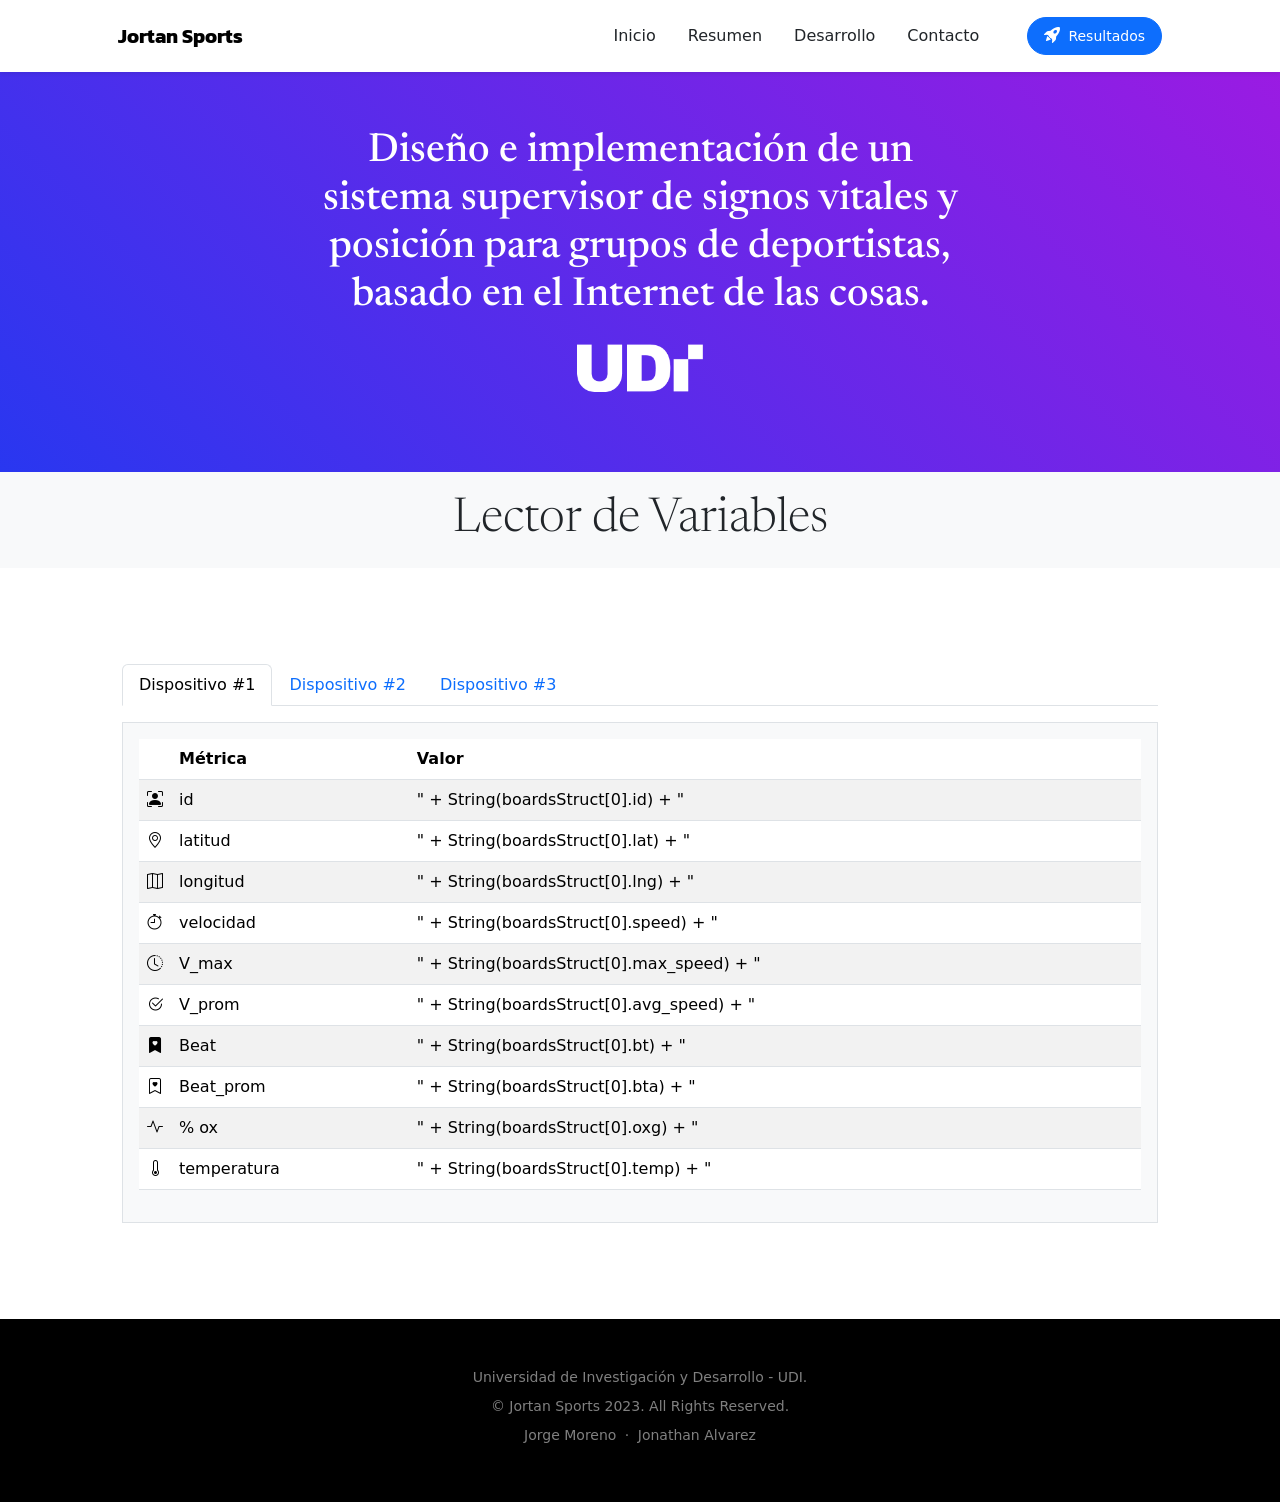
<file: variables-full.html>
<!DOCTYPE html>
<html lang="en">
  <head>
    <meta charset="utf-8" />
    <meta
      name="viewport"
      content="width=device-width, initial-scale=1, shrink-to-fit=no"
    />
    <meta name="description" content="" />
    <meta name="author" content="" />
    <title>Jortan Sports</title>
    <link rel="icon" type="image/x-icon" href="assets/favicon.ico" />
    <link rel="shortcut icon" type="image/x-icon" href="assets/favicon.ico" />
    <!-- Bootstrap icons-->
    <link
      href="https://cdn.jsdelivr.net/npm/bootstrap-icons@1.10.5/font/bootstrap-icons.css"
      rel="stylesheet"
    />
    <!-- Google fonts-->
    <link rel="preconnect" href="https://fonts.gstatic.com" />
    <link
      href="https://fonts.googleapis.com/css2?family=Newsreader:ital,wght@0,600;1,600&amp;display=swap"
      rel="stylesheet"
    />
    <link
      href="https://fonts.googleapis.com/css2?family=Mulish:ital,wght@0,300;0,500;0,600;0,700;1,300;1,500;1,600;1,700&amp;display=swap"
      rel="stylesheet"
    />
    <link
      href="https://fonts.googleapis.com/css2?family=Kanit:ital,wght@0,400;1,400&amp;display=swap"
      rel="stylesheet"
    />
    <!-- Core theme CSS (includes Bootstrap)-->
    <link href="css/styles.css?v=1" rel="stylesheet" />
    <link rel="stylesheet" href="https://maxcdn.bootstrapcdn.com/bootstrap/5.2.3/css/bootstrap.min.css">
  </head>
  <body id="page-top">
    <!-- Navigation-->
    <nav
      class="navbar navbar-expand-lg navbar-light fixed-top shadow-sm"
      id="mainNav"
    >
      <div class="container px-5">
        <a class="navbar-brand fw-bold" href="#page-top">Jortan Sports</a>
        <button
          class="navbar-toggler"
          type="button"
          data-bs-toggle="collapse"
          data-bs-target="#navbarResponsive"
          aria-controls="navbarResponsive"
          aria-expanded="false"
          aria-label="Toggle navigation"
        >
          Menu
          <i class="bi-list"></i>
        </button>
        <div class="collapse navbar-collapse" id="navbarResponsive">
          <ul class="navbar-nav ms-auto me-4 my-3 my-lg-0">
            <li class="nav-item">
              <a class="nav-link me-lg-3" href="index.html">Inicio</a>
            </li>
            <li class="nav-item">
              <a class="nav-link me-lg-3" href="resumen.html">Resumen</a>
            </li>
            <li class="nav-item">
              <a class="nav-link me-lg-3" href="desarrollo.html">Desarrollo</a>
            </li>
            <li class="nav-item">
              <a class="nav-link me-lg-3" href="contacto.html">Contacto</a>
            </li>
          </ul>
          <a
            class="btn btn-primary rounded-pill px-3 mb-2 mb-lg-0"
            href="index.html#serverGo"
          >
            <span class="d-flex align-items-center">
              <i class="bi-rocket-takeoff-fill me-2"></i>
              <span class="small">Resultados</span>
            </span>
          </a>
        </div>
      </div>
    </nav>
    <!-- Quote/testimonial aside-->

    <aside class="text-center bg-gradient-primary-to-secondary">
      <div class="container px-5 mt-5">
        <div class="row gx-5 justify-content-center">
          <div class="col-xl-8">
            <div class="h2 fs-1 text-white mb-4">
              Diseño e implementación de un sistema supervisor de signos vitales
              y posición para grupos de deportistas, basado en el Internet de
              las cosas.
            </div>
            <img src="assets/img/logoUDI.png" alt="..." style="height: 3rem" />
          </div>
        </div>
      </div>
    </aside>
    <!-- Basic features section-->
    <section class="bg-light py-4">
      <div class="container">
        <div class="row gx-5">
          <div class="col-12 text-center">
            <h1 class="display-5 lh-1 mb-0">Lector de Variables</h1>
          </div>
        </div>
      </div>
    </section>
    <!-- App features section-->
    <section id="features">
      <div class="container px-5">
        <div class="row d-flex justify-content-center align-items-center">
          <div class="col-12 p-3">
              <nav>
                <div class="nav nav-tabs mb-3" id="nav-tab" role="tablist">
                  <button class="nav-link active" id="nav-disp-1-tab" data-bs-toggle="tab" data-bs-target="#nav-disp-1" type="button" role="tab" aria-controls="nav-disp-1" aria-selected="true">Dispositivo #1</button>
                  <button class="nav-link" id="nav-disp-2-tab" data-bs-toggle="tab" data-bs-target="#nav-disp-2" type="button" role="tab" aria-controls="nav-disp-2" aria-selected="false">Dispositivo #2</button>
                  <button class="nav-link" id="nav-disp-3-tab" data-bs-toggle="tab" data-bs-target="#nav-disp-3" type="button" role="tab" aria-controls="nav-disp-3" aria-selected="false">Dispositivo #3</button>
                </div>
              </nav>
              <div class="tab-content p-3 border bg-light" id="nav-tabContent">
                <div class="tab-pane fade active show" id="nav-disp-1" role="tabpanel" aria-labelledby="nav-disp-1-tab">
                  <table class="table table-striped table-hover">
                    <thead>
                      <tr>
                        <th style="width:5px;"></th>
                        <th>Métrica</th>
                        <th>Valor</th>
                      </tr>
                    </thead>
                    <tbody>
                      <tr>
                        <td><i class="bi-person-bounding-box"></i></td>
                        <td>id</td>
                        <td>" + String(boardsStruct[0].id) + "</td>
                      </tr>
                      <tr>
                        <td><i class="bi-geo-alt"></i></td>
                        <td>latitud</td>
                        <td>" + String(boardsStruct[0].lat) + "</td>
                      </tr>
                      <tr>
                        <td><i class="bi-map"></i></td>
                        <td>longitud</td>
                        <td>" + String(boardsStruct[0].lng) + "</td>
                      </tr>
                      <tr>
                        <td><i class="bi-stopwatch"></i></td>
                        <td>velocidad</td>
                        <td>" + String(boardsStruct[0].speed) + "</td>
                      </tr>
                      <tr>
                        <td><i class="bi-clock-history"></i></td>
                        <td>V_max</td>
                        <td>" + String(boardsStruct[0].max_speed) + "</td>
                      </tr>
                      <tr>
                        <td><i class="bi-check2-circle"></i></td>
                        <td>V_prom</td>
                        <td>" + String(boardsStruct[0].avg_speed) + "</td>
                      </tr>
                      <tr>
                        <td><i class="bi-bookmark-heart-fill"></i></td>
                        <td>Beat</td>
                        <td>" + String(boardsStruct[0].bt) + "</td>
                      </tr>
                      <tr>
                        <td><i class="bi-bookmark-heart"></i></td>
                        <td>Beat_prom</td>
                        <td>" + String(boardsStruct[0].bta) + "</td>
                      </tr>
                      <tr>
                        <td><i class="bi-activity"></i></td>
                        <td>% ox</td>
                        <td>" + String(boardsStruct[0].oxg) + "</td>
                      </tr>
                      <tr>
                        <td><i class="bi-thermometer"></i></td>
                        <td>temperatura</td>
                        <td>" + String(boardsStruct[0].temp) + "</td>
                      </tr>
                    </tbody>
                  </table>
                </div>
                <div class="tab-pane fade" id="nav-disp-2" role="tabpanel" aria-labelledby="nav-disp-2-tab">
                  <table class="table table-striped table-hover">
                    <thead>
                      <tr>
                        <th style="width:5px;"></th>
                        <th>Métrica</th>
                        <th>Valor</th>
                      </tr>
                    </thead>
                    <tbody>
                      <tr>
                        <td><i class="bi-person-bounding-box"></i></td>
                        <td>id</td>
                        <td>" + String(boardsStruct[0].id) + "</td>
                      </tr>
                      <tr>
                        <td><i class="bi-geo-alt"></i></td>
                        <td>latitud</td>
                        <td>" + String(boardsStruct[0].lat) + "</td>
                      </tr>
                      <tr>
                        <td><i class="bi-map"></i></td>
                        <td>longitud</td>
                        <td>" + String(boardsStruct[0].lng) + "</td>
                      </tr>
                      <tr>
                        <td><i class="bi-stopwatch"></i></td>
                        <td>velocidad</td>
                        <td>" + String(boardsStruct[0].speed) + "</td>
                      </tr>
                      <tr>
                        <td><i class="bi-clock-history"></i></td>
                        <td>V_max</td>
                        <td>" + String(boardsStruct[0].max_speed) + "</td>
                      </tr>
                      <tr>
                        <td><i class="bi-check2-circle"></i></td>
                        <td>V_prom</td>
                        <td>" + String(boardsStruct[0].avg_speed) + "</td>
                      </tr>
                      <tr>
                        <td><i class="bi-bookmark-heart-fill"></i></td>
                        <td>Beat</td>
                        <td>" + String(boardsStruct[0].bt) + "</td>
                      </tr>
                      <tr>
                        <td><i class="bi-bookmark-heart"></i></td>
                        <td>Beat_prom</td>
                        <td>" + String(boardsStruct[0].bta) + "</td>
                      </tr>
                      <tr>
                        <td><i class="bi-activity"></i></td>
                        <td>% ox</td>
                        <td>" + String(boardsStruct[0].oxg) + "</td>
                      </tr>
                      <tr>
                        <td><i class="bi-thermometer"></i></td>
                        <td>temperatura</td>
                        <td>" + String(boardsStruct[0].temp) + "</td>
                      </tr>
                    </tbody>
                  </table>
                </div>
                <div class="tab-pane fade" id="nav-disp-3" role="tabpanel" aria-labelledby="nav-disp-3-tab">
                  <table class="table table-striped table-hover">
                    <thead>
                      <tr>
                        <th style="width:5px;"></th>
                        <th>Métrica</th>
                        <th>Valor</th>
                      </tr>
                    </thead>
                    <tbody>
                      <tr>
                        <td><i class="bi-person-bounding-box"></i></td>
                        <td>id</td>
                        <td>" + String(boardsStruct[0].id) + "</td>
                      </tr>
                      <tr>
                        <td><i class="bi-geo-alt"></i></td>
                        <td>latitud</td>
                        <td>" + String(boardsStruct[0].lat) + "</td>
                      </tr>
                      <tr>
                        <td><i class="bi-map"></i></td>
                        <td>longitud</td>
                        <td>" + String(boardsStruct[0].lng) + "</td>
                      </tr>
                      <tr>
                        <td><i class="bi-stopwatch"></i></td>
                        <td>velocidad</td>
                        <td>" + String(boardsStruct[0].speed) + "</td>
                      </tr>
                      <tr>
                        <td><i class="bi-clock-history"></i></td>
                        <td>V_max</td>
                        <td>" + String(boardsStruct[0].max_speed) + "</td>
                      </tr>
                      <tr>
                        <td><i class="bi-check2-circle"></i></td>
                        <td>V_prom</td>
                        <td>" + String(boardsStruct[0].avg_speed) + "</td>
                      </tr>
                      <tr>
                        <td><i class="bi-bookmark-heart-fill"></i></td>
                        <td>Beat</td>
                        <td>" + String(boardsStruct[0].bt) + "</td>
                      </tr>
                      <tr>
                        <td><i class="bi-bookmark-heart"></i></td>
                        <td>Beat_prom</td>
                        <td>" + String(boardsStruct[0].bta) + "</td>
                      </tr>
                      <tr>
                        <td><i class="bi-activity"></i></td>
                        <td>% ox</td>
                        <td>" + String(boardsStruct[0].oxg) + "</td>
                      </tr>
                      <tr>
                        <td><i class="bi-thermometer"></i></td>
                        <td>temperatura</td>
                        <td>" + String(boardsStruct[0].temp) + "</td>
                      </tr>
                    </tbody>
                  </table>
                </div>
              </div>
          </div>
        </div>
      </div>
    </section>
    <!-- Footer-->
    <footer class="bg-black text-center py-5">
      <div class="container px-5">
        <div class="text-white-50 small">
          <div class="mb-2">
            Universidad de Investigación y Desarrollo - UDI.
          </div>
          <div class="mb-2">
            &copy; Jortan Sports 2023. All Rights Reserved.
          </div>
          <div class="mb-2">
            <a href="#!">Jorge Moreno</a>
            <span class="mx-1">&middot;</span>
            <a href="#!">Jonathan Alvarez</a>
          </div>
        </div>
      </div>
    </footer>
    <!-- Bootstrap core JS-->
    <script src="https://cdn.jsdelivr.net/npm/bootstrap@5.2.3/dist/js/bootstrap.bundle.min.js"></script>
    <!-- Core theme JS-->
    
  </body>
</html>
</file>
<file: css/styles.css>
@charset "UTF-8";
:root {
  --bs-blue: #2937f0;
  --bs-indigo: #6610f2;
  --bs-purple: #9f1ae2;
  --bs-pink: #d63384;
  --bs-red: #dc3545;
  --bs-orange: #fd7e14;
  --bs-yellow: #ffc107;
  --bs-green: #198754;
  --bs-teal: #20c997;
  --bs-cyan: #0dcaf0;
  --bs-black: #000;
  --bs-white: #fff;
  --bs-gray: #6c757d;
  --bs-gray-dark: #343a40;
  --bs-gray-100: #f8f9fa;
  --bs-gray-200: #e9ecef;
  --bs-gray-300: #dee2e6;
  --bs-gray-400: #ced4da;
  --bs-gray-500: #adb5bd;
  --bs-gray-600: #6c757d;
  --bs-gray-700: #495057;
  --bs-gray-800: #343a40;
  --bs-gray-900: #212529;
  --bs-primary: #2937f0;
  --bs-secondary: #9f1ae2;
  --bs-success: #198754;
  --bs-info: #0dcaf0;
  --bs-warning: #ffc107;
  --bs-danger: #dc3545;
  --bs-light: #f8f9fa;
  --bs-dark: #212529;
  --bs-primary-rgb: 41, 55, 240;
  --bs-secondary-rgb: 159, 26, 226;
  --bs-success-rgb: 25, 135, 84;
  --bs-info-rgb: 13, 202, 240;
  --bs-warning-rgb: 255, 193, 7;
  --bs-danger-rgb: 220, 53, 69;
  --bs-light-rgb: 248, 249, 250;
  --bs-dark-rgb: 33, 37, 41;
  --bs-white-rgb: 255, 255, 255;
  --bs-black-rgb: 0, 0, 0;
  --bs-body-color-rgb: 33, 37, 41;
  --bs-body-bg-rgb: 255, 255, 255;
  --bs-font-sans-serif: system-ui, -apple-system, "Segoe UI", Roboto, "Helvetica Neue", "Noto Sans", "Liberation Sans", Arial, sans-serif, "Apple Color Emoji", "Segoe UI Emoji", "Segoe UI Symbol", "Noto Color Emoji";
  --bs-font-monospace: SFMono-Regular, Menlo, Monaco, Consolas, "Liberation Mono", "Courier New", monospace;
  --bs-gradient: linear-gradient(180deg, rgba(255, 255, 255, 0.15), rgba(255, 255, 255, 0));
  --bs-body-font-family: Mulish, -apple-system, BlinkMacSystemFont, Segoe UI, Roboto, Helvetica Neue, Arial, sans-serif, Apple Color Emoji, Segoe UI Emoji, Segoe UI Symbol, Noto Color Emoji;
  --bs-body-font-size: 1rem;
  --bs-body-font-weight: 500;
  --bs-body-line-height: 1.5;
  --bs-body-color: #212529;
  --bs-body-bg: #fff;
  --bs-border-width: 1px;
  --bs-border-style: solid;
  --bs-border-color: #dee2e6;
  --bs-border-color-translucent: rgba(0, 0, 0, 0.175);
  --bs-border-radius: 0.375rem;
  --bs-border-radius-sm: 0.25rem;
  --bs-border-radius-lg: 0.5rem;
  --bs-border-radius-xl: 1rem;
  --bs-border-radius-2xl: 2rem;
  --bs-border-radius-pill: 50rem;
  --bs-link-color: #2937f0;
  --bs-link-hover-color: #212cc0;
  --bs-code-color: #d63384;
  --bs-highlight-bg: #fff3cd;
}

*,
*::before,
*::after {
  box-sizing: border-box;
}

@media (prefers-reduced-motion: no-preference) {
  :root {
    scroll-behavior: smooth;
  }
}

body {
  margin: 0;
  font-family: var(--bs-body-font-family);
  font-size: var(--bs-body-font-size);
  font-weight: var(--bs-body-font-weight);
  line-height: var(--bs-body-line-height);
  color: var(--bs-body-color);
  text-align: var(--bs-body-text-align);
  background-color: var(--bs-body-bg);
  -webkit-text-size-adjust: 100%;
  -webkit-tap-highlight-color: rgba(0, 0, 0, 0);
}

hr {
  margin: 1rem 0;
  color: inherit;
  border: 0;
  border-top: 1px solid;
  opacity: 0.25;
}

h6, .h6, h5, .h5, h4, .h4, h3, .h3, h2, .h2, h1, .h1 {
  margin-top: 0;
  margin-bottom: 0.5rem;
  font-family: "Newsreader", -apple-system, BlinkMacSystemFont, "Segoe UI", Roboto, "Helvetica Neue", Arial, sans-serif, "Apple Color Emoji", "Segoe UI Emoji", "Segoe UI Symbol", "Noto Color Emoji";
  font-weight: 600;
  line-height: 1.2;
}

h1, .h1 {
  font-size: calc(1.375rem + 1.5vw);
}
@media (min-width: 1200px) {
  h1, .h1 {
    font-size: 2.5rem;
  }
}

h2, .h2 {
  font-size: calc(1.325rem + 0.9vw);
}
@media (min-width: 1200px) {
  h2, .h2 {
    font-size: 2rem;
  }
}

h3, .h3 {
  font-size: calc(1.3rem + 0.6vw);
}
@media (min-width: 1200px) {
  h3, .h3 {
    font-size: 1.75rem;
  }
}

h4, .h4 {
  font-size: calc(1.275rem + 0.3vw);
}
@media (min-width: 1200px) {
  h4, .h4 {
    font-size: 1.5rem;
  }
}

h5, .h5 {
  font-size: 1.25rem;
}

h6, .h6 {
  font-size: 1rem;
}

p {
  margin-top: 0;
  margin-bottom: 1rem;
}

abbr[title] {
  -webkit-text-decoration: underline dotted;
          text-decoration: underline dotted;
  cursor: help;
  -webkit-text-decoration-skip-ink: none;
          text-decoration-skip-ink: none;
}

address {
  margin-bottom: 1rem;
  font-style: normal;
  line-height: inherit;
}

ol,
ul {
  padding-left: 2rem;
}

ol,
ul,
dl {
  margin-top: 0;
  margin-bottom: 1rem;
}

ol ol,
ul ul,
ol ul,
ul ol {
  margin-bottom: 0;
}

dt {
  font-weight: 700;
}

dd {
  margin-bottom: 0.5rem;
  margin-left: 0;
}

blockquote {
  margin: 0 0 1rem;
}

b,
strong {
  font-weight: bolder;
}

small, .small {
  font-size: 0.875em;
}

mark, .mark {
  padding: 0.1875em;
  background-color: var(--bs-highlight-bg);
}

sub,
sup {
  position: relative;
  font-size: 0.75em;
  line-height: 0;
  vertical-align: baseline;
}

sub {
  bottom: -0.25em;
}

sup {
  top: -0.5em;
}

a {
  color: var(--bs-link-color);
  text-decoration: underline;
}
a:hover {
  color: var(--bs-link-hover-color);
}

a:not([href]):not([class]), a:not([href]):not([class]):hover {
  color: inherit;
  text-decoration: none;
}

pre,
code,
kbd,
samp {
  font-family: var(--bs-font-monospace);
  font-size: 1em;
}

pre {
  display: block;
  margin-top: 0;
  margin-bottom: 1rem;
  overflow: auto;
  font-size: 0.875em;
}
pre code {
  font-size: inherit;
  color: inherit;
  word-break: normal;
}

code {
  font-size: 0.875em;
  color: var(--bs-code-color);
  word-wrap: break-word;
}
a > code {
  color: inherit;
}

kbd {
  padding: 0.1875rem 0.375rem;
  font-size: 0.875em;
  color: var(--bs-body-bg);
  background-color: var(--bs-body-color);
  border-radius: 0.25rem;
}
kbd kbd {
  padding: 0;
  font-size: 1em;
}

figure {
  margin: 0 0 1rem;
}

img,
svg {
  vertical-align: middle;
}

table {
  caption-side: bottom;
  border-collapse: collapse;
}

caption {
  padding-top: 0.5rem;
  padding-bottom: 0.5rem;
  color: #6c757d;
  text-align: left;
}

th {
  text-align: inherit;
  text-align: -webkit-match-parent;
}

thead,
tbody,
tfoot,
tr,
td,
th {
  border-color: inherit;
  border-style: solid;
  border-width: 0;
}

label {
  display: inline-block;
}

button {
  border-radius: 0;
}

button:focus:not(:focus-visible) {
  outline: 0;
}

input,
button,
select,
optgroup,
textarea {
  margin: 0;
  font-family: inherit;
  font-size: inherit;
  line-height: inherit;
}

button,
select {
  text-transform: none;
}

[role=button] {
  cursor: pointer;
}

select {
  word-wrap: normal;
}
select:disabled {
  opacity: 1;
}

[list]:not([type=date]):not([type=datetime-local]):not([type=month]):not([type=week]):not([type=time])::-webkit-calendar-picker-indicator {
  display: none !important;
}

button,
[type=button],
[type=reset],
[type=submit] {
  -webkit-appearance: button;
}
button:not(:disabled),
[type=button]:not(:disabled),
[type=reset]:not(:disabled),
[type=submit]:not(:disabled) {
  cursor: pointer;
}

::-moz-focus-inner {
  padding: 0;
  border-style: none;
}

textarea {
  resize: vertical;
}

fieldset {
  min-width: 0;
  padding: 0;
  margin: 0;
  border: 0;
}

legend {
  float: left;
  width: 100%;
  padding: 0;
  margin-bottom: 0.5rem;
  font-size: calc(1.275rem + 0.3vw);
  line-height: inherit;
}
@media (min-width: 1200px) {
  legend {
    font-size: 1.5rem;
  }
}
legend + * {
  clear: left;
}

::-webkit-datetime-edit-fields-wrapper,
::-webkit-datetime-edit-text,
::-webkit-datetime-edit-minute,
::-webkit-datetime-edit-hour-field,
::-webkit-datetime-edit-day-field,
::-webkit-datetime-edit-month-field,
::-webkit-datetime-edit-year-field {
  padding: 0;
}

::-webkit-inner-spin-button {
  height: auto;
}

[type=search] {
  outline-offset: -2px;
  -webkit-appearance: textfield;
}

/* rtl:raw:
[type="tel"],
[type="url"],
[type="email"],
[type="number"] {
  direction: ltr;
}
*/
::-webkit-search-decoration {
  -webkit-appearance: none;
}

::-webkit-color-swatch-wrapper {
  padding: 0;
}

::file-selector-button {
  font: inherit;
  -webkit-appearance: button;
}

output {
  display: inline-block;
}

iframe {
  border: 0;
}

summary {
  display: list-item;
  cursor: pointer;
}

progress {
  vertical-align: baseline;
}

[hidden] {
  display: none !important;
}

.lead {
  font-size: 1.25rem;
  font-weight: 300;
}

.display-1 {
  font-size: calc(1.625rem + 4.5vw);
  font-weight: 300;
  line-height: 1.2;
}
@media (min-width: 1200px) {
  .display-1 {
    font-size: 5rem;
  }
}

.display-2 {
  font-size: calc(1.575rem + 3.9vw);
  font-weight: 300;
  line-height: 1.2;
}
@media (min-width: 1200px) {
  .display-2 {
    font-size: 4.5rem;
  }
}

.display-3 {
  font-size: calc(1.525rem + 3.3vw);
  font-weight: 300;
  line-height: 1.2;
}
@media (min-width: 1200px) {
  .display-3 {
    font-size: 4rem;
  }
}

.display-4 {
  font-size: calc(1.475rem + 2.7vw);
  font-weight: 300;
  line-height: 1.2;
}
@media (min-width: 1200px) {
  .display-4 {
    font-size: 3.5rem;
  }
}

.display-5 {
  font-size: calc(1.425rem + 2.1vw);
  font-weight: 300;
  line-height: 1.2;
}
@media (min-width: 1200px) {
  .display-5 {
    font-size: 3rem;
  }
}

.display-6 {
  font-size: calc(1.375rem + 1.5vw);
  font-weight: 300;
  line-height: 1.2;
}
@media (min-width: 1200px) {
  .display-6 {
    font-size: 2.5rem;
  }
}

.list-unstyled {
  padding-left: 0;
  list-style: none;
}

.list-inline {
  padding-left: 0;
  list-style: none;
}

.list-inline-item {
  display: inline-block;
}
.list-inline-item:not(:last-child) {
  margin-right: 0.5rem;
}

.initialism {
  font-size: 0.875em;
  text-transform: uppercase;
}

.blockquote {
  margin-bottom: 1rem;
  font-size: 1.25rem;
}
.blockquote > :last-child {
  margin-bottom: 0;
}

.blockquote-footer {
  margin-top: -1rem;
  margin-bottom: 1rem;
  font-size: 0.875em;
  color: #6c757d;
}
.blockquote-footer::before {
  content: "— ";
}

.img-fluid {
  max-width: 100%;
  height: auto;
}

.img-thumbnail {
  padding: 0.25rem;
  background-color: #fff;
  border: 1px solid var(--bs-border-color);
  border-radius: 0.375rem;
  max-width: 100%;
  height: auto;
}

.figure {
  display: inline-block;
}

.figure-img {
  margin-bottom: 0.5rem;
  line-height: 1;
}

.figure-caption {
  font-size: 0.875em;
  color: #6c757d;
}

.container,
.container-fluid,
.container-xxl,
.container-xl,
.container-lg,
.container-md,
.container-sm {
  --bs-gutter-x: 1.5rem;
  --bs-gutter-y: 0;
  width: 100%;
  padding-right: calc(var(--bs-gutter-x) * 0.5);
  padding-left: calc(var(--bs-gutter-x) * 0.5);
  margin-right: auto;
  margin-left: auto;
}

@media (min-width: 576px) {
  .container-sm, .container {
    max-width: 540px;
  }
}
@media (min-width: 768px) {
  .container-md, .container-sm, .container {
    max-width: 720px;
  }
}
@media (min-width: 992px) {
  .container-lg, .container-md, .container-sm, .container {
    max-width: 960px;
  }
}
@media (min-width: 1200px) {
  .container-xl, .container-lg, .container-md, .container-sm, .container {
    max-width: 1140px;
  }
}
@media (min-width: 1400px) {
  .container-xxl, .container-xl, .container-lg, .container-md, .container-sm, .container {
    max-width: 1320px;
  }
}
.row {
  --bs-gutter-x: 1.5rem;
  --bs-gutter-y: 0;
  display: flex;
  flex-wrap: wrap;
  margin-top: calc(-1 * var(--bs-gutter-y));
  margin-right: calc(-0.5 * var(--bs-gutter-x));
  margin-left: calc(-0.5 * var(--bs-gutter-x));
}
.row > * {
  flex-shrink: 0;
  width: 100%;
  max-width: 100%;
  padding-right: calc(var(--bs-gutter-x) * 0.5);
  padding-left: calc(var(--bs-gutter-x) * 0.5);
  margin-top: var(--bs-gutter-y);
}

.col {
  flex: 1 0 0%;
}

.row-cols-auto > * {
  flex: 0 0 auto;
  width: auto;
}

.row-cols-1 > * {
  flex: 0 0 auto;
  width: 100%;
}

.row-cols-2 > * {
  flex: 0 0 auto;
  width: 50%;
}

.row-cols-3 > * {
  flex: 0 0 auto;
  width: 33.3333333333%;
}

.row-cols-4 > * {
  flex: 0 0 auto;
  width: 25%;
}

.row-cols-5 > * {
  flex: 0 0 auto;
  width: 20%;
}

.row-cols-6 > * {
  flex: 0 0 auto;
  width: 16.6666666667%;
}

.col-auto {
  flex: 0 0 auto;
  width: auto;
}

.col-1 {
  flex: 0 0 auto;
  width: 8.33333333%;
}

.col-2 {
  flex: 0 0 auto;
  width: 16.66666667%;
}

.col-3 {
  flex: 0 0 auto;
  width: 25%;
}

.col-4 {
  flex: 0 0 auto;
  width: 33.33333333%;
}

.col-5 {
  flex: 0 0 auto;
  width: 41.66666667%;
}

.col-6 {
  flex: 0 0 auto;
  width: 50%;
}

.col-7 {
  flex: 0 0 auto;
  width: 58.33333333%;
}

.col-8 {
  flex: 0 0 auto;
  width: 66.66666667%;
}

.col-9 {
  flex: 0 0 auto;
  width: 75%;
}

.col-10 {
  flex: 0 0 auto;
  width: 83.33333333%;
}

.col-11 {
  flex: 0 0 auto;
  width: 91.66666667%;
}

.col-12 {
  flex: 0 0 auto;
  width: 100%;
}

.offset-1 {
  margin-left: 8.33333333%;
}

.offset-2 {
  margin-left: 16.66666667%;
}

.offset-3 {
  margin-left: 25%;
}

.offset-4 {
  margin-left: 33.33333333%;
}

.offset-5 {
  margin-left: 41.66666667%;
}

.offset-6 {
  margin-left: 50%;
}

.offset-7 {
  margin-left: 58.33333333%;
}

.offset-8 {
  margin-left: 66.66666667%;
}

.offset-9 {
  margin-left: 75%;
}

.offset-10 {
  margin-left: 83.33333333%;
}

.offset-11 {
  margin-left: 91.66666667%;
}

.g-0,
.gx-0 {
  --bs-gutter-x: 0;
}

.g-0,
.gy-0 {
  --bs-gutter-y: 0;
}

.g-1,
.gx-1 {
  --bs-gutter-x: 0.25rem;
}

.g-1,
.gy-1 {
  --bs-gutter-y: 0.25rem;
}

.g-2,
.gx-2 {
  --bs-gutter-x: 0.5rem;
}

.g-2,
.gy-2 {
  --bs-gutter-y: 0.5rem;
}

.g-3,
.gx-3 {
  --bs-gutter-x: 1rem;
}

.g-3,
.gy-3 {
  --bs-gutter-y: 1rem;
}

.g-4,
.gx-4 {
  --bs-gutter-x: 1.5rem;
}

.g-4,
.gy-4 {
  --bs-gutter-y: 1.5rem;
}

.g-5,
.gx-5 {
  --bs-gutter-x: 3rem;
}

.g-5,
.gy-5 {
  --bs-gutter-y: 3rem;
}

@media (min-width: 576px) {
  .col-sm {
    flex: 1 0 0%;
  }
  .row-cols-sm-auto > * {
    flex: 0 0 auto;
    width: auto;
  }
  .row-cols-sm-1 > * {
    flex: 0 0 auto;
    width: 100%;
  }
  .row-cols-sm-2 > * {
    flex: 0 0 auto;
    width: 50%;
  }
  .row-cols-sm-3 > * {
    flex: 0 0 auto;
    width: 33.3333333333%;
  }
  .row-cols-sm-4 > * {
    flex: 0 0 auto;
    width: 25%;
  }
  .row-cols-sm-5 > * {
    flex: 0 0 auto;
    width: 20%;
  }
  .row-cols-sm-6 > * {
    flex: 0 0 auto;
    width: 16.6666666667%;
  }
  .col-sm-auto {
    flex: 0 0 auto;
    width: auto;
  }
  .col-sm-1 {
    flex: 0 0 auto;
    width: 8.33333333%;
  }
  .col-sm-2 {
    flex: 0 0 auto;
    width: 16.66666667%;
  }
  .col-sm-3 {
    flex: 0 0 auto;
    width: 25%;
  }
  .col-sm-4 {
    flex: 0 0 auto;
    width: 33.33333333%;
  }
  .col-sm-5 {
    flex: 0 0 auto;
    width: 41.66666667%;
  }
  .col-sm-6 {
    flex: 0 0 auto;
    width: 50%;
  }
  .col-sm-7 {
    flex: 0 0 auto;
    width: 58.33333333%;
  }
  .col-sm-8 {
    flex: 0 0 auto;
    width: 66.66666667%;
  }
  .col-sm-9 {
    flex: 0 0 auto;
    width: 75%;
  }
  .col-sm-10 {
    flex: 0 0 auto;
    width: 83.33333333%;
  }
  .col-sm-11 {
    flex: 0 0 auto;
    width: 91.66666667%;
  }
  .col-sm-12 {
    flex: 0 0 auto;
    width: 100%;
  }
  .offset-sm-0 {
    margin-left: 0;
  }
  .offset-sm-1 {
    margin-left: 8.33333333%;
  }
  .offset-sm-2 {
    margin-left: 16.66666667%;
  }
  .offset-sm-3 {
    margin-left: 25%;
  }
  .offset-sm-4 {
    margin-left: 33.33333333%;
  }
  .offset-sm-5 {
    margin-left: 41.66666667%;
  }
  .offset-sm-6 {
    margin-left: 50%;
  }
  .offset-sm-7 {
    margin-left: 58.33333333%;
  }
  .offset-sm-8 {
    margin-left: 66.66666667%;
  }
  .offset-sm-9 {
    margin-left: 75%;
  }
  .offset-sm-10 {
    margin-left: 83.33333333%;
  }
  .offset-sm-11 {
    margin-left: 91.66666667%;
  }
  .g-sm-0,
  .gx-sm-0 {
    --bs-gutter-x: 0;
  }
  .g-sm-0,
  .gy-sm-0 {
    --bs-gutter-y: 0;
  }
  .g-sm-1,
  .gx-sm-1 {
    --bs-gutter-x: 0.25rem;
  }
  .g-sm-1,
  .gy-sm-1 {
    --bs-gutter-y: 0.25rem;
  }
  .g-sm-2,
  .gx-sm-2 {
    --bs-gutter-x: 0.5rem;
  }
  .g-sm-2,
  .gy-sm-2 {
    --bs-gutter-y: 0.5rem;
  }
  .g-sm-3,
  .gx-sm-3 {
    --bs-gutter-x: 1rem;
  }
  .g-sm-3,
  .gy-sm-3 {
    --bs-gutter-y: 1rem;
  }
  .g-sm-4,
  .gx-sm-4 {
    --bs-gutter-x: 1.5rem;
  }
  .g-sm-4,
  .gy-sm-4 {
    --bs-gutter-y: 1.5rem;
  }
  .g-sm-5,
  .gx-sm-5 {
    --bs-gutter-x: 3rem;
  }
  .g-sm-5,
  .gy-sm-5 {
    --bs-gutter-y: 3rem;
  }
}
@media (min-width: 768px) {
  .col-md {
    flex: 1 0 0%;
  }
  .row-cols-md-auto > * {
    flex: 0 0 auto;
    width: auto;
  }
  .row-cols-md-1 > * {
    flex: 0 0 auto;
    width: 100%;
  }
  .row-cols-md-2 > * {
    flex: 0 0 auto;
    width: 50%;
  }
  .row-cols-md-3 > * {
    flex: 0 0 auto;
    width: 33.3333333333%;
  }
  .row-cols-md-4 > * {
    flex: 0 0 auto;
    width: 25%;
  }
  .row-cols-md-5 > * {
    flex: 0 0 auto;
    width: 20%;
  }
  .row-cols-md-6 > * {
    flex: 0 0 auto;
    width: 16.6666666667%;
  }
  .col-md-auto {
    flex: 0 0 auto;
    width: auto;
  }
  .col-md-1 {
    flex: 0 0 auto;
    width: 8.33333333%;
  }
  .col-md-2 {
    flex: 0 0 auto;
    width: 16.66666667%;
  }
  .col-md-3 {
    flex: 0 0 auto;
    width: 25%;
  }
  .col-md-4 {
    flex: 0 0 auto;
    width: 33.33333333%;
  }
  .col-md-5 {
    flex: 0 0 auto;
    width: 41.66666667%;
  }
  .col-md-6 {
    flex: 0 0 auto;
    width: 50%;
  }
  .col-md-7 {
    flex: 0 0 auto;
    width: 58.33333333%;
  }
  .col-md-8 {
    flex: 0 0 auto;
    width: 66.66666667%;
  }
  .col-md-9 {
    flex: 0 0 auto;
    width: 75%;
  }
  .col-md-10 {
    flex: 0 0 auto;
    width: 83.33333333%;
  }
  .col-md-11 {
    flex: 0 0 auto;
    width: 91.66666667%;
  }
  .col-md-12 {
    flex: 0 0 auto;
    width: 100%;
  }
  .offset-md-0 {
    margin-left: 0;
  }
  .offset-md-1 {
    margin-left: 8.33333333%;
  }
  .offset-md-2 {
    margin-left: 16.66666667%;
  }
  .offset-md-3 {
    margin-left: 25%;
  }
  .offset-md-4 {
    margin-left: 33.33333333%;
  }
  .offset-md-5 {
    margin-left: 41.66666667%;
  }
  .offset-md-6 {
    margin-left: 50%;
  }
  .offset-md-7 {
    margin-left: 58.33333333%;
  }
  .offset-md-8 {
    margin-left: 66.66666667%;
  }
  .offset-md-9 {
    margin-left: 75%;
  }
  .offset-md-10 {
    margin-left: 83.33333333%;
  }
  .offset-md-11 {
    margin-left: 91.66666667%;
  }
  .g-md-0,
  .gx-md-0 {
    --bs-gutter-x: 0;
  }
  .g-md-0,
  .gy-md-0 {
    --bs-gutter-y: 0;
  }
  .g-md-1,
  .gx-md-1 {
    --bs-gutter-x: 0.25rem;
  }
  .g-md-1,
  .gy-md-1 {
    --bs-gutter-y: 0.25rem;
  }
  .g-md-2,
  .gx-md-2 {
    --bs-gutter-x: 0.5rem;
  }
  .g-md-2,
  .gy-md-2 {
    --bs-gutter-y: 0.5rem;
  }
  .g-md-3,
  .gx-md-3 {
    --bs-gutter-x: 1rem;
  }
  .g-md-3,
  .gy-md-3 {
    --bs-gutter-y: 1rem;
  }
  .g-md-4,
  .gx-md-4 {
    --bs-gutter-x: 1.5rem;
  }
  .g-md-4,
  .gy-md-4 {
    --bs-gutter-y: 1.5rem;
  }
  .g-md-5,
  .gx-md-5 {
    --bs-gutter-x: 3rem;
  }
  .g-md-5,
  .gy-md-5 {
    --bs-gutter-y: 3rem;
  }
}
@media (min-width: 992px) {
  .col-lg {
    flex: 1 0 0%;
  }
  .row-cols-lg-auto > * {
    flex: 0 0 auto;
    width: auto;
  }
  .row-cols-lg-1 > * {
    flex: 0 0 auto;
    width: 100%;
  }
  .row-cols-lg-2 > * {
    flex: 0 0 auto;
    width: 50%;
  }
  .row-cols-lg-3 > * {
    flex: 0 0 auto;
    width: 33.3333333333%;
  }
  .row-cols-lg-4 > * {
    flex: 0 0 auto;
    width: 25%;
  }
  .row-cols-lg-5 > * {
    flex: 0 0 auto;
    width: 20%;
  }
  .row-cols-lg-6 > * {
    flex: 0 0 auto;
    width: 16.6666666667%;
  }
  .col-lg-auto {
    flex: 0 0 auto;
    width: auto;
  }
  .col-lg-1 {
    flex: 0 0 auto;
    width: 8.33333333%;
  }
  .col-lg-2 {
    flex: 0 0 auto;
    width: 16.66666667%;
  }
  .col-lg-3 {
    flex: 0 0 auto;
    width: 25%;
  }
  .col-lg-4 {
    flex: 0 0 auto;
    width: 33.33333333%;
  }
  .col-lg-5 {
    flex: 0 0 auto;
    width: 41.66666667%;
  }
  .col-lg-6 {
    flex: 0 0 auto;
    width: 50%;
  }
  .col-lg-7 {
    flex: 0 0 auto;
    width: 58.33333333%;
  }
  .col-lg-8 {
    flex: 0 0 auto;
    width: 66.66666667%;
  }
  .col-lg-9 {
    flex: 0 0 auto;
    width: 75%;
  }
  .col-lg-10 {
    flex: 0 0 auto;
    width: 83.33333333%;
  }
  .col-lg-11 {
    flex: 0 0 auto;
    width: 91.66666667%;
  }
  .col-lg-12 {
    flex: 0 0 auto;
    width: 100%;
  }
  .offset-lg-0 {
    margin-left: 0;
  }
  .offset-lg-1 {
    margin-left: 8.33333333%;
  }
  .offset-lg-2 {
    margin-left: 16.66666667%;
  }
  .offset-lg-3 {
    margin-left: 25%;
  }
  .offset-lg-4 {
    margin-left: 33.33333333%;
  }
  .offset-lg-5 {
    margin-left: 41.66666667%;
  }
  .offset-lg-6 {
    margin-left: 50%;
  }
  .offset-lg-7 {
    margin-left: 58.33333333%;
  }
  .offset-lg-8 {
    margin-left: 66.66666667%;
  }
  .offset-lg-9 {
    margin-left: 75%;
  }
  .offset-lg-10 {
    margin-left: 83.33333333%;
  }
  .offset-lg-11 {
    margin-left: 91.66666667%;
  }
  .g-lg-0,
  .gx-lg-0 {
    --bs-gutter-x: 0;
  }
  .g-lg-0,
  .gy-lg-0 {
    --bs-gutter-y: 0;
  }
  .g-lg-1,
  .gx-lg-1 {
    --bs-gutter-x: 0.25rem;
  }
  .g-lg-1,
  .gy-lg-1 {
    --bs-gutter-y: 0.25rem;
  }
  .g-lg-2,
  .gx-lg-2 {
    --bs-gutter-x: 0.5rem;
  }
  .g-lg-2,
  .gy-lg-2 {
    --bs-gutter-y: 0.5rem;
  }
  .g-lg-3,
  .gx-lg-3 {
    --bs-gutter-x: 1rem;
  }
  .g-lg-3,
  .gy-lg-3 {
    --bs-gutter-y: 1rem;
  }
  .g-lg-4,
  .gx-lg-4 {
    --bs-gutter-x: 1.5rem;
  }
  .g-lg-4,
  .gy-lg-4 {
    --bs-gutter-y: 1.5rem;
  }
  .g-lg-5,
  .gx-lg-5 {
    --bs-gutter-x: 3rem;
  }
  .g-lg-5,
  .gy-lg-5 {
    --bs-gutter-y: 3rem;
  }
}
@media (min-width: 1200px) {
  .col-xl {
    flex: 1 0 0%;
  }
  .row-cols-xl-auto > * {
    flex: 0 0 auto;
    width: auto;
  }
  .row-cols-xl-1 > * {
    flex: 0 0 auto;
    width: 100%;
  }
  .row-cols-xl-2 > * {
    flex: 0 0 auto;
    width: 50%;
  }
  .row-cols-xl-3 > * {
    flex: 0 0 auto;
    width: 33.3333333333%;
  }
  .row-cols-xl-4 > * {
    flex: 0 0 auto;
    width: 25%;
  }
  .row-cols-xl-5 > * {
    flex: 0 0 auto;
    width: 20%;
  }
  .row-cols-xl-6 > * {
    flex: 0 0 auto;
    width: 16.6666666667%;
  }
  .col-xl-auto {
    flex: 0 0 auto;
    width: auto;
  }
  .col-xl-1 {
    flex: 0 0 auto;
    width: 8.33333333%;
  }
  .col-xl-2 {
    flex: 0 0 auto;
    width: 16.66666667%;
  }
  .col-xl-3 {
    flex: 0 0 auto;
    width: 25%;
  }
  .col-xl-4 {
    flex: 0 0 auto;
    width: 33.33333333%;
  }
  .col-xl-5 {
    flex: 0 0 auto;
    width: 41.66666667%;
  }
  .col-xl-6 {
    flex: 0 0 auto;
    width: 50%;
  }
  .col-xl-7 {
    flex: 0 0 auto;
    width: 58.33333333%;
  }
  .col-xl-8 {
    flex: 0 0 auto;
    width: 66.66666667%;
  }
  .col-xl-9 {
    flex: 0 0 auto;
    width: 75%;
  }
  .col-xl-10 {
    flex: 0 0 auto;
    width: 83.33333333%;
  }
  .col-xl-11 {
    flex: 0 0 auto;
    width: 91.66666667%;
  }
  .col-xl-12 {
    flex: 0 0 auto;
    width: 100%;
  }
  .offset-xl-0 {
    margin-left: 0;
  }
  .offset-xl-1 {
    margin-left: 8.33333333%;
  }
  .offset-xl-2 {
    margin-left: 16.66666667%;
  }
  .offset-xl-3 {
    margin-left: 25%;
  }
  .offset-xl-4 {
    margin-left: 33.33333333%;
  }
  .offset-xl-5 {
    margin-left: 41.66666667%;
  }
  .offset-xl-6 {
    margin-left: 50%;
  }
  .offset-xl-7 {
    margin-left: 58.33333333%;
  }
  .offset-xl-8 {
    margin-left: 66.66666667%;
  }
  .offset-xl-9 {
    margin-left: 75%;
  }
  .offset-xl-10 {
    margin-left: 83.33333333%;
  }
  .offset-xl-11 {
    margin-left: 91.66666667%;
  }
  .g-xl-0,
  .gx-xl-0 {
    --bs-gutter-x: 0;
  }
  .g-xl-0,
  .gy-xl-0 {
    --bs-gutter-y: 0;
  }
  .g-xl-1,
  .gx-xl-1 {
    --bs-gutter-x: 0.25rem;
  }
  .g-xl-1,
  .gy-xl-1 {
    --bs-gutter-y: 0.25rem;
  }
  .g-xl-2,
  .gx-xl-2 {
    --bs-gutter-x: 0.5rem;
  }
  .g-xl-2,
  .gy-xl-2 {
    --bs-gutter-y: 0.5rem;
  }
  .g-xl-3,
  .gx-xl-3 {
    --bs-gutter-x: 1rem;
  }
  .g-xl-3,
  .gy-xl-3 {
    --bs-gutter-y: 1rem;
  }
  .g-xl-4,
  .gx-xl-4 {
    --bs-gutter-x: 1.5rem;
  }
  .g-xl-4,
  .gy-xl-4 {
    --bs-gutter-y: 1.5rem;
  }
  .g-xl-5,
  .gx-xl-5 {
    --bs-gutter-x: 3rem;
  }
  .g-xl-5,
  .gy-xl-5 {
    --bs-gutter-y: 3rem;
  }
}
@media (min-width: 1400px) {
  .col-xxl {
    flex: 1 0 0%;
  }
  .row-cols-xxl-auto > * {
    flex: 0 0 auto;
    width: auto;
  }
  .row-cols-xxl-1 > * {
    flex: 0 0 auto;
    width: 100%;
  }
  .row-cols-xxl-2 > * {
    flex: 0 0 auto;
    width: 50%;
  }
  .row-cols-xxl-3 > * {
    flex: 0 0 auto;
    width: 33.3333333333%;
  }
  .row-cols-xxl-4 > * {
    flex: 0 0 auto;
    width: 25%;
  }
  .row-cols-xxl-5 > * {
    flex: 0 0 auto;
    width: 20%;
  }
  .row-cols-xxl-6 > * {
    flex: 0 0 auto;
    width: 16.6666666667%;
  }
  .col-xxl-auto {
    flex: 0 0 auto;
    width: auto;
  }
  .col-xxl-1 {
    flex: 0 0 auto;
    width: 8.33333333%;
  }
  .col-xxl-2 {
    flex: 0 0 auto;
    width: 16.66666667%;
  }
  .col-xxl-3 {
    flex: 0 0 auto;
    width: 25%;
  }
  .col-xxl-4 {
    flex: 0 0 auto;
    width: 33.33333333%;
  }
  .col-xxl-5 {
    flex: 0 0 auto;
    width: 41.66666667%;
  }
  .col-xxl-6 {
    flex: 0 0 auto;
    width: 50%;
  }
  .col-xxl-7 {
    flex: 0 0 auto;
    width: 58.33333333%;
  }
  .col-xxl-8 {
    flex: 0 0 auto;
    width: 66.66666667%;
  }
  .col-xxl-9 {
    flex: 0 0 auto;
    width: 75%;
  }
  .col-xxl-10 {
    flex: 0 0 auto;
    width: 83.33333333%;
  }
  .col-xxl-11 {
    flex: 0 0 auto;
    width: 91.66666667%;
  }
  .col-xxl-12 {
    flex: 0 0 auto;
    width: 100%;
  }
  .offset-xxl-0 {
    margin-left: 0;
  }
  .offset-xxl-1 {
    margin-left: 8.33333333%;
  }
  .offset-xxl-2 {
    margin-left: 16.66666667%;
  }
  .offset-xxl-3 {
    margin-left: 25%;
  }
  .offset-xxl-4 {
    margin-left: 33.33333333%;
  }
  .offset-xxl-5 {
    margin-left: 41.66666667%;
  }
  .offset-xxl-6 {
    margin-left: 50%;
  }
  .offset-xxl-7 {
    margin-left: 58.33333333%;
  }
  .offset-xxl-8 {
    margin-left: 66.66666667%;
  }
  .offset-xxl-9 {
    margin-left: 75%;
  }
  .offset-xxl-10 {
    margin-left: 83.33333333%;
  }
  .offset-xxl-11 {
    margin-left: 91.66666667%;
  }
  .g-xxl-0,
  .gx-xxl-0 {
    --bs-gutter-x: 0;
  }
  .g-xxl-0,
  .gy-xxl-0 {
    --bs-gutter-y: 0;
  }
  .g-xxl-1,
  .gx-xxl-1 {
    --bs-gutter-x: 0.25rem;
  }
  .g-xxl-1,
  .gy-xxl-1 {
    --bs-gutter-y: 0.25rem;
  }
  .g-xxl-2,
  .gx-xxl-2 {
    --bs-gutter-x: 0.5rem;
  }
  .g-xxl-2,
  .gy-xxl-2 {
    --bs-gutter-y: 0.5rem;
  }
  .g-xxl-3,
  .gx-xxl-3 {
    --bs-gutter-x: 1rem;
  }
  .g-xxl-3,
  .gy-xxl-3 {
    --bs-gutter-y: 1rem;
  }
  .g-xxl-4,
  .gx-xxl-4 {
    --bs-gutter-x: 1.5rem;
  }
  .g-xxl-4,
  .gy-xxl-4 {
    --bs-gutter-y: 1.5rem;
  }
  .g-xxl-5,
  .gx-xxl-5 {
    --bs-gutter-x: 3rem;
  }
  .g-xxl-5,
  .gy-xxl-5 {
    --bs-gutter-y: 3rem;
  }
}
.table {
  --bs-table-color: var(--bs-body-color);
  --bs-table-bg: transparent;
  --bs-table-border-color: var(--bs-border-color);
  --bs-table-accent-bg: transparent;
  --bs-table-striped-color: var(--bs-body-color);
  --bs-table-striped-bg: rgba(0, 0, 0, 0.05);
  --bs-table-active-color: var(--bs-body-color);
  --bs-table-active-bg: rgba(0, 0, 0, 0.1);
  --bs-table-hover-color: var(--bs-body-color);
  --bs-table-hover-bg: rgba(0, 0, 0, 0.075);
  width: 100%;
  margin-bottom: 1rem;
  color: var(--bs-table-color);
  vertical-align: top;
  border-color: var(--bs-table-border-color);
}
.table > :not(caption) > * > * {
  padding: 0.5rem 0.5rem;
  background-color: var(--bs-table-bg);
  border-bottom-width: 1px;
  box-shadow: inset 0 0 0 9999px var(--bs-table-accent-bg);
}
.table > tbody {
  vertical-align: inherit;
}
.table > thead {
  vertical-align: bottom;
}

.table-group-divider {
  border-top: 2px solid currentcolor;
}

.caption-top {
  caption-side: top;
}

.table-sm > :not(caption) > * > * {
  padding: 0.25rem 0.25rem;
}

.table-bordered > :not(caption) > * {
  border-width: 1px 0;
}
.table-bordered > :not(caption) > * > * {
  border-width: 0 1px;
}

.table-borderless > :not(caption) > * > * {
  border-bottom-width: 0;
}
.table-borderless > :not(:first-child) {
  border-top-width: 0;
}

.table-striped > tbody > tr:nth-of-type(odd) > * {
  --bs-table-accent-bg: var(--bs-table-striped-bg);
  color: var(--bs-table-striped-color);
}

.table-striped-columns > :not(caption) > tr > :nth-child(even) {
  --bs-table-accent-bg: var(--bs-table-striped-bg);
  color: var(--bs-table-striped-color);
}

.table-active {
  --bs-table-accent-bg: var(--bs-table-active-bg);
  color: var(--bs-table-active-color);
}

.table-hover > tbody > tr:hover > * {
  --bs-table-accent-bg: var(--bs-table-hover-bg);
  color: var(--bs-table-hover-color);
}

.table-primary {
  --bs-table-color: #000;
  --bs-table-bg: #d4d7fc;
  --bs-table-border-color: #bfc2e3;
  --bs-table-striped-bg: #c9ccef;
  --bs-table-striped-color: #000;
  --bs-table-active-bg: #bfc2e3;
  --bs-table-active-color: #000;
  --bs-table-hover-bg: #c4c7e9;
  --bs-table-hover-color: #000;
  color: var(--bs-table-color);
  border-color: var(--bs-table-border-color);
}

.table-secondary {
  --bs-table-color: #000;
  --bs-table-bg: #ecd1f9;
  --bs-table-border-color: #d4bce0;
  --bs-table-striped-bg: #e0c7ed;
  --bs-table-striped-color: #000;
  --bs-table-active-bg: #d4bce0;
  --bs-table-active-color: #000;
  --bs-table-hover-bg: #dac1e6;
  --bs-table-hover-color: #000;
  color: var(--bs-table-color);
  border-color: var(--bs-table-border-color);
}

.table-success {
  --bs-table-color: #000;
  --bs-table-bg: #d1e7dd;
  --bs-table-border-color: #bcd0c7;
  --bs-table-striped-bg: #c7dbd2;
  --bs-table-striped-color: #000;
  --bs-table-active-bg: #bcd0c7;
  --bs-table-active-color: #000;
  --bs-table-hover-bg: #c1d6cc;
  --bs-table-hover-color: #000;
  color: var(--bs-table-color);
  border-color: var(--bs-table-border-color);
}

.table-info {
  --bs-table-color: #000;
  --bs-table-bg: #cff4fc;
  --bs-table-border-color: #badce3;
  --bs-table-striped-bg: #c5e8ef;
  --bs-table-striped-color: #000;
  --bs-table-active-bg: #badce3;
  --bs-table-active-color: #000;
  --bs-table-hover-bg: #bfe2e9;
  --bs-table-hover-color: #000;
  color: var(--bs-table-color);
  border-color: var(--bs-table-border-color);
}

.table-warning {
  --bs-table-color: #000;
  --bs-table-bg: #fff3cd;
  --bs-table-border-color: #e6dbb9;
  --bs-table-striped-bg: #f2e7c3;
  --bs-table-striped-color: #000;
  --bs-table-active-bg: #e6dbb9;
  --bs-table-active-color: #000;
  --bs-table-hover-bg: #ece1be;
  --bs-table-hover-color: #000;
  color: var(--bs-table-color);
  border-color: var(--bs-table-border-color);
}

.table-danger {
  --bs-table-color: #000;
  --bs-table-bg: #f8d7da;
  --bs-table-border-color: #dfc2c4;
  --bs-table-striped-bg: #eccccf;
  --bs-table-striped-color: #000;
  --bs-table-active-bg: #dfc2c4;
  --bs-table-active-color: #000;
  --bs-table-hover-bg: #e5c7ca;
  --bs-table-hover-color: #000;
  color: var(--bs-table-color);
  border-color: var(--bs-table-border-color);
}

.table-light {
  --bs-table-color: #000;
  --bs-table-bg: #f8f9fa;
  --bs-table-border-color: #dfe0e1;
  --bs-table-striped-bg: #ecedee;
  --bs-table-striped-color: #000;
  --bs-table-active-bg: #dfe0e1;
  --bs-table-active-color: #000;
  --bs-table-hover-bg: #e5e6e7;
  --bs-table-hover-color: #000;
  color: var(--bs-table-color);
  border-color: var(--bs-table-border-color);
}

.table-dark {
  --bs-table-color: #fff;
  --bs-table-bg: #212529;
  --bs-table-border-color: #373b3e;
  --bs-table-striped-bg: #2c3034;
  --bs-table-striped-color: #fff;
  --bs-table-active-bg: #373b3e;
  --bs-table-active-color: #fff;
  --bs-table-hover-bg: #323539;
  --bs-table-hover-color: #fff;
  color: var(--bs-table-color);
  border-color: var(--bs-table-border-color);
}

.table-responsive {
  overflow-x: auto;
  -webkit-overflow-scrolling: touch;
}

@media (max-width: 575.98px) {
  .table-responsive-sm {
    overflow-x: auto;
    -webkit-overflow-scrolling: touch;
  }
}
@media (max-width: 767.98px) {
  .table-responsive-md {
    overflow-x: auto;
    -webkit-overflow-scrolling: touch;
  }
}
@media (max-width: 991.98px) {
  .table-responsive-lg {
    overflow-x: auto;
    -webkit-overflow-scrolling: touch;
  }
}
@media (max-width: 1199.98px) {
  .table-responsive-xl {
    overflow-x: auto;
    -webkit-overflow-scrolling: touch;
  }
}
@media (max-width: 1399.98px) {
  .table-responsive-xxl {
    overflow-x: auto;
    -webkit-overflow-scrolling: touch;
  }
}
.form-label {
  margin-bottom: 0.5rem;
}

.col-form-label {
  padding-top: calc(0.375rem + 1px);
  padding-bottom: calc(0.375rem + 1px);
  margin-bottom: 0;
  font-size: inherit;
  line-height: 1.5;
}

.col-form-label-lg {
  padding-top: calc(0.5rem + 1px);
  padding-bottom: calc(0.5rem + 1px);
  font-size: 1.25rem;
}

.col-form-label-sm {
  padding-top: calc(0.25rem + 1px);
  padding-bottom: calc(0.25rem + 1px);
  font-size: 0.875rem;
}

.form-text {
  margin-top: 0.25rem;
  font-size: 0.875em;
  color: #6c757d;
}

.form-control {
  display: block;
  width: 100%;
  padding: 0.375rem 0.75rem;
  font-size: 1rem;
  font-weight: 500;
  line-height: 1.5;
  color: #212529;
  background-color: #fff;
  background-clip: padding-box;
  border: 1px solid #ced4da;
  -webkit-appearance: none;
     -moz-appearance: none;
          appearance: none;
  border-radius: 0.375rem;
  transition: border-color 0.15s ease-in-out, box-shadow 0.15s ease-in-out;
}
@media (prefers-reduced-motion: reduce) {
  .form-control {
    transition: none;
  }
}
.form-control[type=file] {
  overflow: hidden;
}
.form-control[type=file]:not(:disabled):not([readonly]) {
  cursor: pointer;
}
.form-control:focus {
  color: #212529;
  background-color: #fff;
  border-color: #949bf8;
  outline: 0;
  box-shadow: 0 0 0 0.25rem rgba(41, 55, 240, 0.25);
}
.form-control::-webkit-date-and-time-value {
  height: 1.5em;
}
.form-control::-moz-placeholder {
  color: #6c757d;
  opacity: 1;
}
.form-control::placeholder {
  color: #6c757d;
  opacity: 1;
}
.form-control:disabled {
  background-color: #e9ecef;
  opacity: 1;
}
.form-control::file-selector-button {
  padding: 0.375rem 0.75rem;
  margin: -0.375rem -0.75rem;
  -webkit-margin-end: 0.75rem;
          margin-inline-end: 0.75rem;
  color: #212529;
  background-color: #e9ecef;
  pointer-events: none;
  border-color: inherit;
  border-style: solid;
  border-width: 0;
  border-inline-end-width: 1px;
  border-radius: 0;
  transition: color 0.15s ease-in-out, background-color 0.15s ease-in-out, border-color 0.15s ease-in-out, box-shadow 0.15s ease-in-out;
}
@media (prefers-reduced-motion: reduce) {
  .form-control::file-selector-button {
    transition: none;
  }
}
.form-control:hover:not(:disabled):not([readonly])::file-selector-button {
  background-color: #dde0e3;
}

.form-control-plaintext {
  display: block;
  width: 100%;
  padding: 0.375rem 0;
  margin-bottom: 0;
  line-height: 1.5;
  color: #212529;
  background-color: transparent;
  border: solid transparent;
  border-width: 1px 0;
}
.form-control-plaintext:focus {
  outline: 0;
}
.form-control-plaintext.form-control-sm, .form-control-plaintext.form-control-lg {
  padding-right: 0;
  padding-left: 0;
}

.form-control-sm {
  min-height: calc(1.5em + 0.5rem + 2px);
  padding: 0.25rem 0.5rem;
  font-size: 0.875rem;
  border-radius: 0.25rem;
}
.form-control-sm::file-selector-button {
  padding: 0.25rem 0.5rem;
  margin: -0.25rem -0.5rem;
  -webkit-margin-end: 0.5rem;
          margin-inline-end: 0.5rem;
}

.form-control-lg {
  min-height: calc(1.5em + 1rem + 2px);
  padding: 0.5rem 1rem;
  font-size: 1.25rem;
  border-radius: 0.5rem;
}
.form-control-lg::file-selector-button {
  padding: 0.5rem 1rem;
  margin: -0.5rem -1rem;
  -webkit-margin-end: 1rem;
          margin-inline-end: 1rem;
}

textarea.form-control {
  min-height: calc(1.5em + 0.75rem + 2px);
}
textarea.form-control-sm {
  min-height: calc(1.5em + 0.5rem + 2px);
}
textarea.form-control-lg {
  min-height: calc(1.5em + 1rem + 2px);
}

.form-control-color {
  width: 3rem;
  height: calc(1.5em + 0.75rem + 2px);
  padding: 0.375rem;
}
.form-control-color:not(:disabled):not([readonly]) {
  cursor: pointer;
}
.form-control-color::-moz-color-swatch {
  border: 0 !important;
  border-radius: 0.375rem;
}
.form-control-color::-webkit-color-swatch {
  border-radius: 0.375rem;
}
.form-control-color.form-control-sm {
  height: calc(1.5em + 0.5rem + 2px);
}
.form-control-color.form-control-lg {
  height: calc(1.5em + 1rem + 2px);
}

.form-select {
  display: block;
  width: 100%;
  padding: 0.375rem 2.25rem 0.375rem 0.75rem;
  -moz-padding-start: calc(0.75rem - 3px);
  font-size: 1rem;
  font-weight: 500;
  line-height: 1.5;
  color: #212529;
  background-color: #fff;
  background-image: url("data:image/svg+xml,%3csvg xmlns='http://www.w3.org/2000/svg' viewBox='0 0 16 16'%3e%3cpath fill='none' stroke='%23343a40' stroke-linecap='round' stroke-linejoin='round' stroke-width='2' d='m2 5 6 6 6-6'/%3e%3c/svg%3e");
  background-repeat: no-repeat;
  background-position: right 0.75rem center;
  background-size: 16px 12px;
  border: 1px solid #ced4da;
  border-radius: 0.375rem;
  transition: border-color 0.15s ease-in-out, box-shadow 0.15s ease-in-out;
  -webkit-appearance: none;
     -moz-appearance: none;
          appearance: none;
}
@media (prefers-reduced-motion: reduce) {
  .form-select {
    transition: none;
  }
}
.form-select:focus {
  border-color: #949bf8;
  outline: 0;
  box-shadow: 0 0 0 0.25rem rgba(41, 55, 240, 0.25);
}
.form-select[multiple], .form-select[size]:not([size="1"]) {
  padding-right: 0.75rem;
  background-image: none;
}
.form-select:disabled {
  background-color: #e9ecef;
}
.form-select:-moz-focusring {
  color: transparent;
  text-shadow: 0 0 0 #212529;
}

.form-select-sm {
  padding-top: 0.25rem;
  padding-bottom: 0.25rem;
  padding-left: 0.5rem;
  font-size: 0.875rem;
  border-radius: 0.25rem;
}

.form-select-lg {
  padding-top: 0.5rem;
  padding-bottom: 0.5rem;
  padding-left: 1rem;
  font-size: 1.25rem;
  border-radius: 0.5rem;
}

.form-check {
  display: block;
  min-height: 1.5rem;
  padding-left: 1.5em;
  margin-bottom: 0.125rem;
}
.form-check .form-check-input {
  float: left;
  margin-left: -1.5em;
}

.form-check-reverse {
  padding-right: 1.5em;
  padding-left: 0;
  text-align: right;
}
.form-check-reverse .form-check-input {
  float: right;
  margin-right: -1.5em;
  margin-left: 0;
}

.form-check-input {
  width: 1em;
  height: 1em;
  margin-top: 0.25em;
  vertical-align: top;
  background-color: #fff;
  background-repeat: no-repeat;
  background-position: center;
  background-size: contain;
  border: 1px solid rgba(0, 0, 0, 0.25);
  -webkit-appearance: none;
     -moz-appearance: none;
          appearance: none;
  -webkit-print-color-adjust: exact;
          print-color-adjust: exact;
}
.form-check-input[type=checkbox] {
  border-radius: 0.25em;
}
.form-check-input[type=radio] {
  border-radius: 50%;
}
.form-check-input:active {
  filter: brightness(90%);
}
.form-check-input:focus {
  border-color: #949bf8;
  outline: 0;
  box-shadow: 0 0 0 0.25rem rgba(41, 55, 240, 0.25);
}
.form-check-input:checked {
  background-color: #2937f0;
  border-color: #2937f0;
}
.form-check-input:checked[type=checkbox] {
  background-image: url("data:image/svg+xml,%3csvg xmlns='http://www.w3.org/2000/svg' viewBox='0 0 20 20'%3e%3cpath fill='none' stroke='%23fff' stroke-linecap='round' stroke-linejoin='round' stroke-width='3' d='m6 10 3 3 6-6'/%3e%3c/svg%3e");
}
.form-check-input:checked[type=radio] {
  background-image: url("data:image/svg+xml,%3csvg xmlns='http://www.w3.org/2000/svg' viewBox='-4 -4 8 8'%3e%3ccircle r='2' fill='%23fff'/%3e%3c/svg%3e");
}
.form-check-input[type=checkbox]:indeterminate {
  background-color: #2937f0;
  border-color: #2937f0;
  background-image: url("data:image/svg+xml,%3csvg xmlns='http://www.w3.org/2000/svg' viewBox='0 0 20 20'%3e%3cpath fill='none' stroke='%23fff' stroke-linecap='round' stroke-linejoin='round' stroke-width='3' d='M6 10h8'/%3e%3c/svg%3e");
}
.form-check-input:disabled {
  pointer-events: none;
  filter: none;
  opacity: 0.5;
}
.form-check-input[disabled] ~ .form-check-label, .form-check-input:disabled ~ .form-check-label {
  cursor: default;
  opacity: 0.5;
}

.form-switch {
  padding-left: 2.5em;
}
.form-switch .form-check-input {
  width: 2em;
  margin-left: -2.5em;
  background-image: url("data:image/svg+xml,%3csvg xmlns='http://www.w3.org/2000/svg' viewBox='-4 -4 8 8'%3e%3ccircle r='3' fill='rgba%280, 0, 0, 0.25%29'/%3e%3c/svg%3e");
  background-position: left center;
  border-radius: 2em;
  transition: background-position 0.15s ease-in-out;
}
@media (prefers-reduced-motion: reduce) {
  .form-switch .form-check-input {
    transition: none;
  }
}
.form-switch .form-check-input:focus {
  background-image: url("data:image/svg+xml,%3csvg xmlns='http://www.w3.org/2000/svg' viewBox='-4 -4 8 8'%3e%3ccircle r='3' fill='%23949bf8'/%3e%3c/svg%3e");
}
.form-switch .form-check-input:checked {
  background-position: right center;
  background-image: url("data:image/svg+xml,%3csvg xmlns='http://www.w3.org/2000/svg' viewBox='-4 -4 8 8'%3e%3ccircle r='3' fill='%23fff'/%3e%3c/svg%3e");
}
.form-switch.form-check-reverse {
  padding-right: 2.5em;
  padding-left: 0;
}
.form-switch.form-check-reverse .form-check-input {
  margin-right: -2.5em;
  margin-left: 0;
}

.form-check-inline {
  display: inline-block;
  margin-right: 1rem;
}

.btn-check {
  position: absolute;
  clip: rect(0, 0, 0, 0);
  pointer-events: none;
}
.btn-check[disabled] + .btn, .btn-check:disabled + .btn {
  pointer-events: none;
  filter: none;
  opacity: 0.65;
}

.form-range {
  width: 100%;
  height: 1.5rem;
  padding: 0;
  background-color: transparent;
  -webkit-appearance: none;
     -moz-appearance: none;
          appearance: none;
}
.form-range:focus {
  outline: 0;
}
.form-range:focus::-webkit-slider-thumb {
  box-shadow: 0 0 0 1px #fff, 0 0 0 0.25rem rgba(41, 55, 240, 0.25);
}
.form-range:focus::-moz-range-thumb {
  box-shadow: 0 0 0 1px #fff, 0 0 0 0.25rem rgba(41, 55, 240, 0.25);
}
.form-range::-moz-focus-outer {
  border: 0;
}
.form-range::-webkit-slider-thumb {
  width: 1rem;
  height: 1rem;
  margin-top: -0.25rem;
  background-color: #2937f0;
  border: 0;
  border-radius: 1rem;
  -webkit-transition: background-color 0.15s ease-in-out, border-color 0.15s ease-in-out, box-shadow 0.15s ease-in-out;
  transition: background-color 0.15s ease-in-out, border-color 0.15s ease-in-out, box-shadow 0.15s ease-in-out;
  -webkit-appearance: none;
          appearance: none;
}
@media (prefers-reduced-motion: reduce) {
  .form-range::-webkit-slider-thumb {
    -webkit-transition: none;
    transition: none;
  }
}
.form-range::-webkit-slider-thumb:active {
  background-color: #bfc3fb;
}
.form-range::-webkit-slider-runnable-track {
  width: 100%;
  height: 0.5rem;
  color: transparent;
  cursor: pointer;
  background-color: #dee2e6;
  border-color: transparent;
  border-radius: 1rem;
}
.form-range::-moz-range-thumb {
  width: 1rem;
  height: 1rem;
  background-color: #2937f0;
  border: 0;
  border-radius: 1rem;
  -moz-transition: background-color 0.15s ease-in-out, border-color 0.15s ease-in-out, box-shadow 0.15s ease-in-out;
  transition: background-color 0.15s ease-in-out, border-color 0.15s ease-in-out, box-shadow 0.15s ease-in-out;
  -moz-appearance: none;
       appearance: none;
}
@media (prefers-reduced-motion: reduce) {
  .form-range::-moz-range-thumb {
    -moz-transition: none;
    transition: none;
  }
}
.form-range::-moz-range-thumb:active {
  background-color: #bfc3fb;
}
.form-range::-moz-range-track {
  width: 100%;
  height: 0.5rem;
  color: transparent;
  cursor: pointer;
  background-color: #dee2e6;
  border-color: transparent;
  border-radius: 1rem;
}
.form-range:disabled {
  pointer-events: none;
}
.form-range:disabled::-webkit-slider-thumb {
  background-color: #adb5bd;
}
.form-range:disabled::-moz-range-thumb {
  background-color: #adb5bd;
}

.form-floating {
  position: relative;
}
.form-floating > .form-control,
.form-floating > .form-control-plaintext,
.form-floating > .form-select {
  height: calc(3.5rem + 2px);
  line-height: 1.25;
}
.form-floating > label {
  position: absolute;
  top: 0;
  left: 0;
  width: 100%;
  height: 100%;
  padding: 1rem 0.75rem;
  overflow: hidden;
  text-align: start;
  text-overflow: ellipsis;
  white-space: nowrap;
  pointer-events: none;
  border: 1px solid transparent;
  transform-origin: 0 0;
  transition: opacity 0.1s ease-in-out, transform 0.1s ease-in-out;
}
@media (prefers-reduced-motion: reduce) {
  .form-floating > label {
    transition: none;
  }
}
.form-floating > .form-control,
.form-floating > .form-control-plaintext {
  padding: 1rem 0.75rem;
}
.form-floating > .form-control::-moz-placeholder, .form-floating > .form-control-plaintext::-moz-placeholder {
  color: transparent;
}
.form-floating > .form-control::placeholder,
.form-floating > .form-control-plaintext::placeholder {
  color: transparent;
}
.form-floating > .form-control:not(:-moz-placeholder-shown), .form-floating > .form-control-plaintext:not(:-moz-placeholder-shown) {
  padding-top: 1.625rem;
  padding-bottom: 0.625rem;
}
.form-floating > .form-control:focus, .form-floating > .form-control:not(:placeholder-shown),
.form-floating > .form-control-plaintext:focus,
.form-floating > .form-control-plaintext:not(:placeholder-shown) {
  padding-top: 1.625rem;
  padding-bottom: 0.625rem;
}
.form-floating > .form-control:-webkit-autofill,
.form-floating > .form-control-plaintext:-webkit-autofill {
  padding-top: 1.625rem;
  padding-bottom: 0.625rem;
}
.form-floating > .form-select {
  padding-top: 1.625rem;
  padding-bottom: 0.625rem;
}
.form-floating > .form-control:not(:-moz-placeholder-shown) ~ label {
  opacity: 0.65;
  transform: scale(0.85) translateY(-0.5rem) translateX(0.15rem);
}
.form-floating > .form-control:focus ~ label,
.form-floating > .form-control:not(:placeholder-shown) ~ label,
.form-floating > .form-control-plaintext ~ label,
.form-floating > .form-select ~ label {
  opacity: 0.65;
  transform: scale(0.85) translateY(-0.5rem) translateX(0.15rem);
}
.form-floating > .form-control:-webkit-autofill ~ label {
  opacity: 0.65;
  transform: scale(0.85) translateY(-0.5rem) translateX(0.15rem);
}
.form-floating > .form-control-plaintext ~ label {
  border-width: 1px 0;
}

.input-group {
  position: relative;
  display: flex;
  flex-wrap: wrap;
  align-items: stretch;
  width: 100%;
}
.input-group > .form-control,
.input-group > .form-select,
.input-group > .form-floating {
  position: relative;
  flex: 1 1 auto;
  width: 1%;
  min-width: 0;
}
.input-group > .form-control:focus,
.input-group > .form-select:focus,
.input-group > .form-floating:focus-within {
  z-index: 5;
}
.input-group .btn {
  position: relative;
  z-index: 2;
}
.input-group .btn:focus {
  z-index: 5;
}

.input-group-text {
  display: flex;
  align-items: center;
  padding: 0.375rem 0.75rem;
  font-size: 1rem;
  font-weight: 500;
  line-height: 1.5;
  color: #212529;
  text-align: center;
  white-space: nowrap;
  background-color: #e9ecef;
  border: 1px solid #ced4da;
  border-radius: 0.375rem;
}

.input-group-lg > .form-control,
.input-group-lg > .form-select,
.input-group-lg > .input-group-text,
.input-group-lg > .btn {
  padding: 0.5rem 1rem;
  font-size: 1.25rem;
  border-radius: 0.5rem;
}

.input-group-sm > .form-control,
.input-group-sm > .form-select,
.input-group-sm > .input-group-text,
.input-group-sm > .btn {
  padding: 0.25rem 0.5rem;
  font-size: 0.875rem;
  border-radius: 0.25rem;
}

.input-group-lg > .form-select,
.input-group-sm > .form-select {
  padding-right: 3rem;
}

.input-group:not(.has-validation) > :not(:last-child):not(.dropdown-toggle):not(.dropdown-menu):not(.form-floating),
.input-group:not(.has-validation) > .dropdown-toggle:nth-last-child(n+3),
.input-group:not(.has-validation) > .form-floating:not(:last-child) > .form-control,
.input-group:not(.has-validation) > .form-floating:not(:last-child) > .form-select {
  border-top-right-radius: 0;
  border-bottom-right-radius: 0;
}
.input-group.has-validation > :nth-last-child(n+3):not(.dropdown-toggle):not(.dropdown-menu):not(.form-floating),
.input-group.has-validation > .dropdown-toggle:nth-last-child(n+4),
.input-group.has-validation > .form-floating:nth-last-child(n+3) > .form-control,
.input-group.has-validation > .form-floating:nth-last-child(n+3) > .form-select {
  border-top-right-radius: 0;
  border-bottom-right-radius: 0;
}
.input-group > :not(:first-child):not(.dropdown-menu):not(.valid-tooltip):not(.valid-feedback):not(.invalid-tooltip):not(.invalid-feedback) {
  margin-left: -1px;
  border-top-left-radius: 0;
  border-bottom-left-radius: 0;
}
.input-group > .form-floating:not(:first-child) > .form-control,
.input-group > .form-floating:not(:first-child) > .form-select {
  border-top-left-radius: 0;
  border-bottom-left-radius: 0;
}

.valid-feedback {
  display: none;
  width: 100%;
  margin-top: 0.25rem;
  font-size: 0.875em;
  color: #198754;
}

.valid-tooltip {
  position: absolute;
  top: 100%;
  z-index: 5;
  display: none;
  max-width: 100%;
  padding: 0.25rem 0.5rem;
  margin-top: 0.1rem;
  font-size: 0.875rem;
  color: #fff;
  background-color: rgba(25, 135, 84, 0.9);
  border-radius: 0.375rem;
}

.was-validated :valid ~ .valid-feedback,
.was-validated :valid ~ .valid-tooltip,
.is-valid ~ .valid-feedback,
.is-valid ~ .valid-tooltip {
  display: block;
}

.was-validated .form-control:valid, .form-control.is-valid {
  border-color: #198754;
  padding-right: calc(1.5em + 0.75rem);
  background-image: url("data:image/svg+xml,%3csvg xmlns='http://www.w3.org/2000/svg' viewBox='0 0 8 8'%3e%3cpath fill='%23198754' d='M2.3 6.73.6 4.53c-.4-1.04.46-1.4 1.1-.8l1.1 1.4 3.4-3.8c.6-.63 1.6-.27 1.2.7l-4 4.6c-.43.5-.8.4-1.1.1z'/%3e%3c/svg%3e");
  background-repeat: no-repeat;
  background-position: right calc(0.375em + 0.1875rem) center;
  background-size: calc(0.75em + 0.375rem) calc(0.75em + 0.375rem);
}
.was-validated .form-control:valid:focus, .form-control.is-valid:focus {
  border-color: #198754;
  box-shadow: 0 0 0 0.25rem rgba(25, 135, 84, 0.25);
}

.was-validated textarea.form-control:valid, textarea.form-control.is-valid {
  padding-right: calc(1.5em + 0.75rem);
  background-position: top calc(0.375em + 0.1875rem) right calc(0.375em + 0.1875rem);
}

.was-validated .form-select:valid, .form-select.is-valid {
  border-color: #198754;
}
.was-validated .form-select:valid:not([multiple]):not([size]), .was-validated .form-select:valid:not([multiple])[size="1"], .form-select.is-valid:not([multiple]):not([size]), .form-select.is-valid:not([multiple])[size="1"] {
  padding-right: 4.125rem;
  background-image: url("data:image/svg+xml,%3csvg xmlns='http://www.w3.org/2000/svg' viewBox='0 0 16 16'%3e%3cpath fill='none' stroke='%23343a40' stroke-linecap='round' stroke-linejoin='round' stroke-width='2' d='m2 5 6 6 6-6'/%3e%3c/svg%3e"), url("data:image/svg+xml,%3csvg xmlns='http://www.w3.org/2000/svg' viewBox='0 0 8 8'%3e%3cpath fill='%23198754' d='M2.3 6.73.6 4.53c-.4-1.04.46-1.4 1.1-.8l1.1 1.4 3.4-3.8c.6-.63 1.6-.27 1.2.7l-4 4.6c-.43.5-.8.4-1.1.1z'/%3e%3c/svg%3e");
  background-position: right 0.75rem center, center right 2.25rem;
  background-size: 16px 12px, calc(0.75em + 0.375rem) calc(0.75em + 0.375rem);
}
.was-validated .form-select:valid:focus, .form-select.is-valid:focus {
  border-color: #198754;
  box-shadow: 0 0 0 0.25rem rgba(25, 135, 84, 0.25);
}

.was-validated .form-control-color:valid, .form-control-color.is-valid {
  width: calc(3rem + calc(1.5em + 0.75rem));
}

.was-validated .form-check-input:valid, .form-check-input.is-valid {
  border-color: #198754;
}
.was-validated .form-check-input:valid:checked, .form-check-input.is-valid:checked {
  background-color: #198754;
}
.was-validated .form-check-input:valid:focus, .form-check-input.is-valid:focus {
  box-shadow: 0 0 0 0.25rem rgba(25, 135, 84, 0.25);
}
.was-validated .form-check-input:valid ~ .form-check-label, .form-check-input.is-valid ~ .form-check-label {
  color: #198754;
}

.form-check-inline .form-check-input ~ .valid-feedback {
  margin-left: 0.5em;
}

.was-validated .input-group > .form-control:not(:focus):valid, .input-group > .form-control:not(:focus).is-valid,
.was-validated .input-group > .form-select:not(:focus):valid,
.input-group > .form-select:not(:focus).is-valid,
.was-validated .input-group > .form-floating:not(:focus-within):valid,
.input-group > .form-floating:not(:focus-within).is-valid {
  z-index: 3;
}

.invalid-feedback {
  display: none;
  width: 100%;
  margin-top: 0.25rem;
  font-size: 0.875em;
  color: #dc3545;
}

.invalid-tooltip {
  position: absolute;
  top: 100%;
  z-index: 5;
  display: none;
  max-width: 100%;
  padding: 0.25rem 0.5rem;
  margin-top: 0.1rem;
  font-size: 0.875rem;
  color: #fff;
  background-color: rgba(220, 53, 69, 0.9);
  border-radius: 0.375rem;
}

.was-validated :invalid ~ .invalid-feedback,
.was-validated :invalid ~ .invalid-tooltip,
.is-invalid ~ .invalid-feedback,
.is-invalid ~ .invalid-tooltip {
  display: block;
}

.was-validated .form-control:invalid, .form-control.is-invalid {
  border-color: #dc3545;
  padding-right: calc(1.5em + 0.75rem);
  background-image: url("data:image/svg+xml,%3csvg xmlns='http://www.w3.org/2000/svg' viewBox='0 0 12 12' width='12' height='12' fill='none' stroke='%23dc3545'%3e%3ccircle cx='6' cy='6' r='4.5'/%3e%3cpath stroke-linejoin='round' d='M5.8 3.6h.4L6 6.5z'/%3e%3ccircle cx='6' cy='8.2' r='.6' fill='%23dc3545' stroke='none'/%3e%3c/svg%3e");
  background-repeat: no-repeat;
  background-position: right calc(0.375em + 0.1875rem) center;
  background-size: calc(0.75em + 0.375rem) calc(0.75em + 0.375rem);
}
.was-validated .form-control:invalid:focus, .form-control.is-invalid:focus {
  border-color: #dc3545;
  box-shadow: 0 0 0 0.25rem rgba(220, 53, 69, 0.25);
}

.was-validated textarea.form-control:invalid, textarea.form-control.is-invalid {
  padding-right: calc(1.5em + 0.75rem);
  background-position: top calc(0.375em + 0.1875rem) right calc(0.375em + 0.1875rem);
}

.was-validated .form-select:invalid, .form-select.is-invalid {
  border-color: #dc3545;
}
.was-validated .form-select:invalid:not([multiple]):not([size]), .was-validated .form-select:invalid:not([multiple])[size="1"], .form-select.is-invalid:not([multiple]):not([size]), .form-select.is-invalid:not([multiple])[size="1"] {
  padding-right: 4.125rem;
  background-image: url("data:image/svg+xml,%3csvg xmlns='http://www.w3.org/2000/svg' viewBox='0 0 16 16'%3e%3cpath fill='none' stroke='%23343a40' stroke-linecap='round' stroke-linejoin='round' stroke-width='2' d='m2 5 6 6 6-6'/%3e%3c/svg%3e"), url("data:image/svg+xml,%3csvg xmlns='http://www.w3.org/2000/svg' viewBox='0 0 12 12' width='12' height='12' fill='none' stroke='%23dc3545'%3e%3ccircle cx='6' cy='6' r='4.5'/%3e%3cpath stroke-linejoin='round' d='M5.8 3.6h.4L6 6.5z'/%3e%3ccircle cx='6' cy='8.2' r='.6' fill='%23dc3545' stroke='none'/%3e%3c/svg%3e");
  background-position: right 0.75rem center, center right 2.25rem;
  background-size: 16px 12px, calc(0.75em + 0.375rem) calc(0.75em + 0.375rem);
}
.was-validated .form-select:invalid:focus, .form-select.is-invalid:focus {
  border-color: #dc3545;
  box-shadow: 0 0 0 0.25rem rgba(220, 53, 69, 0.25);
}

.was-validated .form-control-color:invalid, .form-control-color.is-invalid {
  width: calc(3rem + calc(1.5em + 0.75rem));
}

.was-validated .form-check-input:invalid, .form-check-input.is-invalid {
  border-color: #dc3545;
}
.was-validated .form-check-input:invalid:checked, .form-check-input.is-invalid:checked {
  background-color: #dc3545;
}
.was-validated .form-check-input:invalid:focus, .form-check-input.is-invalid:focus {
  box-shadow: 0 0 0 0.25rem rgba(220, 53, 69, 0.25);
}
.was-validated .form-check-input:invalid ~ .form-check-label, .form-check-input.is-invalid ~ .form-check-label {
  color: #dc3545;
}

.form-check-inline .form-check-input ~ .invalid-feedback {
  margin-left: 0.5em;
}

.was-validated .input-group > .form-control:not(:focus):invalid, .input-group > .form-control:not(:focus).is-invalid,
.was-validated .input-group > .form-select:not(:focus):invalid,
.input-group > .form-select:not(:focus).is-invalid,
.was-validated .input-group > .form-floating:not(:focus-within):invalid,
.input-group > .form-floating:not(:focus-within).is-invalid {
  z-index: 4;
}

.btn {
  --bs-btn-padding-x: 0.75rem;
  --bs-btn-padding-y: 0.375rem;
  --bs-btn-font-family: ;
  --bs-btn-font-size: 1rem;
  --bs-btn-font-weight: 500;
  --bs-btn-line-height: 1.5;
  --bs-btn-color: #212529;
  --bs-btn-bg: transparent;
  --bs-btn-border-width: 1px;
  --bs-btn-border-color: transparent;
  --bs-btn-border-radius: 0.375rem;
  --bs-btn-hover-border-color: transparent;
  --bs-btn-box-shadow: inset 0 1px 0 rgba(255, 255, 255, 0.15), 0 1px 1px rgba(0, 0, 0, 0.075);
  --bs-btn-disabled-opacity: 0.65;
  --bs-btn-focus-box-shadow: 0 0 0 0.25rem rgba(var(--bs-btn-focus-shadow-rgb), .5);
  display: inline-block;
  padding: var(--bs-btn-padding-y) var(--bs-btn-padding-x);
  font-family: var(--bs-btn-font-family);
  font-size: var(--bs-btn-font-size);
  font-weight: var(--bs-btn-font-weight);
  line-height: var(--bs-btn-line-height);
  color: var(--bs-btn-color);
  text-align: center;
  text-decoration: none;
  vertical-align: middle;
  cursor: pointer;
  -webkit-user-select: none;
     -moz-user-select: none;
          user-select: none;
  border: var(--bs-btn-border-width) solid var(--bs-btn-border-color);
  border-radius: var(--bs-btn-border-radius);
  background-color: var(--bs-btn-bg);
  transition: color 0.15s ease-in-out, background-color 0.15s ease-in-out, border-color 0.15s ease-in-out, box-shadow 0.15s ease-in-out;
}
@media (prefers-reduced-motion: reduce) {
  .btn {
    transition: none;
  }
}
.btn:hover {
  color: var(--bs-btn-hover-color);
  background-color: var(--bs-btn-hover-bg);
  border-color: var(--bs-btn-hover-border-color);
}
.btn-check + .btn:hover {
  color: var(--bs-btn-color);
  background-color: var(--bs-btn-bg);
  border-color: var(--bs-btn-border-color);
}
.btn:focus-visible {
  color: var(--bs-btn-hover-color);
  background-color: var(--bs-btn-hover-bg);
  border-color: var(--bs-btn-hover-border-color);
  outline: 0;
  box-shadow: var(--bs-btn-focus-box-shadow);
}
.btn-check:focus-visible + .btn {
  border-color: var(--bs-btn-hover-border-color);
  outline: 0;
  box-shadow: var(--bs-btn-focus-box-shadow);
}
.btn-check:checked + .btn, :not(.btn-check) + .btn:active, .btn:first-child:active, .btn.active, .btn.show {
  color: var(--bs-btn-active-color);
  background-color: var(--bs-btn-active-bg);
  border-color: var(--bs-btn-active-border-color);
}
.btn-check:checked + .btn:focus-visible, :not(.btn-check) + .btn:active:focus-visible, .btn:first-child:active:focus-visible, .btn.active:focus-visible, .btn.show:focus-visible {
  box-shadow: var(--bs-btn-focus-box-shadow);
}
.btn:disabled, .btn.disabled, fieldset:disabled .btn {
  color: var(--bs-btn-disabled-color);
  pointer-events: none;
  background-color: var(--bs-btn-disabled-bg);
  border-color: var(--bs-btn-disabled-border-color);
  opacity: var(--bs-btn-disabled-opacity);
}

.btn-primary {
  --bs-btn-color: #fff;
  --bs-btn-bg: #2937f0;
  --bs-btn-border-color: #2937f0;
  --bs-btn-hover-color: #fff;
  --bs-btn-hover-bg: #232fcc;
  --bs-btn-hover-border-color: #212cc0;
  --bs-btn-focus-shadow-rgb: 73, 85, 242;
  --bs-btn-active-color: #fff;
  --bs-btn-active-bg: #212cc0;
  --bs-btn-active-border-color: #1f29b4;
  --bs-btn-active-shadow: inset 0 3px 5px rgba(0, 0, 0, 0.125);
  --bs-btn-disabled-color: #fff;
  --bs-btn-disabled-bg: #2937f0;
  --bs-btn-disabled-border-color: #2937f0;
}

.btn-secondary {
  --bs-btn-color: #fff;
  --bs-btn-bg: #9f1ae2;
  --bs-btn-border-color: #9f1ae2;
  --bs-btn-hover-color: #fff;
  --bs-btn-hover-bg: #8716c0;
  --bs-btn-hover-border-color: #7f15b5;
  --bs-btn-focus-shadow-rgb: 173, 60, 230;
  --bs-btn-active-color: #fff;
  --bs-btn-active-bg: #7f15b5;
  --bs-btn-active-border-color: #7714aa;
  --bs-btn-active-shadow: inset 0 3px 5px rgba(0, 0, 0, 0.125);
  --bs-btn-disabled-color: #fff;
  --bs-btn-disabled-bg: #9f1ae2;
  --bs-btn-disabled-border-color: #9f1ae2;
}

.btn-success {
  --bs-btn-color: #fff;
  --bs-btn-bg: #198754;
  --bs-btn-border-color: #198754;
  --bs-btn-hover-color: #fff;
  --bs-btn-hover-bg: #157347;
  --bs-btn-hover-border-color: #146c43;
  --bs-btn-focus-shadow-rgb: 60, 153, 110;
  --bs-btn-active-color: #fff;
  --bs-btn-active-bg: #146c43;
  --bs-btn-active-border-color: #13653f;
  --bs-btn-active-shadow: inset 0 3px 5px rgba(0, 0, 0, 0.125);
  --bs-btn-disabled-color: #fff;
  --bs-btn-disabled-bg: #198754;
  --bs-btn-disabled-border-color: #198754;
}

.btn-info {
  --bs-btn-color: #000;
  --bs-btn-bg: #0dcaf0;
  --bs-btn-border-color: #0dcaf0;
  --bs-btn-hover-color: #000;
  --bs-btn-hover-bg: #31d2f2;
  --bs-btn-hover-border-color: #25cff2;
  --bs-btn-focus-shadow-rgb: 11, 172, 204;
  --bs-btn-active-color: #000;
  --bs-btn-active-bg: #3dd5f3;
  --bs-btn-active-border-color: #25cff2;
  --bs-btn-active-shadow: inset 0 3px 5px rgba(0, 0, 0, 0.125);
  --bs-btn-disabled-color: #000;
  --bs-btn-disabled-bg: #0dcaf0;
  --bs-btn-disabled-border-color: #0dcaf0;
}

.btn-warning {
  --bs-btn-color: #000;
  --bs-btn-bg: #ffc107;
  --bs-btn-border-color: #ffc107;
  --bs-btn-hover-color: #000;
  --bs-btn-hover-bg: #ffca2c;
  --bs-btn-hover-border-color: #ffc720;
  --bs-btn-focus-shadow-rgb: 217, 164, 6;
  --bs-btn-active-color: #000;
  --bs-btn-active-bg: #ffcd39;
  --bs-btn-active-border-color: #ffc720;
  --bs-btn-active-shadow: inset 0 3px 5px rgba(0, 0, 0, 0.125);
  --bs-btn-disabled-color: #000;
  --bs-btn-disabled-bg: #ffc107;
  --bs-btn-disabled-border-color: #ffc107;
}

.btn-danger {
  --bs-btn-color: #fff;
  --bs-btn-bg: #dc3545;
  --bs-btn-border-color: #dc3545;
  --bs-btn-hover-color: #fff;
  --bs-btn-hover-bg: #bb2d3b;
  --bs-btn-hover-border-color: #b02a37;
  --bs-btn-focus-shadow-rgb: 225, 83, 97;
  --bs-btn-active-color: #fff;
  --bs-btn-active-bg: #b02a37;
  --bs-btn-active-border-color: #a52834;
  --bs-btn-active-shadow: inset 0 3px 5px rgba(0, 0, 0, 0.125);
  --bs-btn-disabled-color: #fff;
  --bs-btn-disabled-bg: #dc3545;
  --bs-btn-disabled-border-color: #dc3545;
}

.btn-light {
  --bs-btn-color: #000;
  --bs-btn-bg: #f8f9fa;
  --bs-btn-border-color: #f8f9fa;
  --bs-btn-hover-color: #000;
  --bs-btn-hover-bg: #d3d4d5;
  --bs-btn-hover-border-color: #c6c7c8;
  --bs-btn-focus-shadow-rgb: 211, 212, 213;
  --bs-btn-active-color: #000;
  --bs-btn-active-bg: #c6c7c8;
  --bs-btn-active-border-color: #babbbc;
  --bs-btn-active-shadow: inset 0 3px 5px rgba(0, 0, 0, 0.125);
  --bs-btn-disabled-color: #000;
  --bs-btn-disabled-bg: #f8f9fa;
  --bs-btn-disabled-border-color: #f8f9fa;
}

.btn-dark {
  --bs-btn-color: #fff;
  --bs-btn-bg: #212529;
  --bs-btn-border-color: #212529;
  --bs-btn-hover-color: #fff;
  --bs-btn-hover-bg: #424649;
  --bs-btn-hover-border-color: #373b3e;
  --bs-btn-focus-shadow-rgb: 66, 70, 73;
  --bs-btn-active-color: #fff;
  --bs-btn-active-bg: #4d5154;
  --bs-btn-active-border-color: #373b3e;
  --bs-btn-active-shadow: inset 0 3px 5px rgba(0, 0, 0, 0.125);
  --bs-btn-disabled-color: #fff;
  --bs-btn-disabled-bg: #212529;
  --bs-btn-disabled-border-color: #212529;
}

.btn-outline-primary {
  --bs-btn-color: #2937f0;
  --bs-btn-border-color: #2937f0;
  --bs-btn-hover-color: #fff;
  --bs-btn-hover-bg: #2937f0;
  --bs-btn-hover-border-color: #2937f0;
  --bs-btn-focus-shadow-rgb: 41, 55, 240;
  --bs-btn-active-color: #fff;
  --bs-btn-active-bg: #2937f0;
  --bs-btn-active-border-color: #2937f0;
  --bs-btn-active-shadow: inset 0 3px 5px rgba(0, 0, 0, 0.125);
  --bs-btn-disabled-color: #2937f0;
  --bs-btn-disabled-bg: transparent;
  --bs-btn-disabled-border-color: #2937f0;
  --bs-gradient: none;
}

.btn-outline-secondary {
  --bs-btn-color: #9f1ae2;
  --bs-btn-border-color: #9f1ae2;
  --bs-btn-hover-color: #fff;
  --bs-btn-hover-bg: #9f1ae2;
  --bs-btn-hover-border-color: #9f1ae2;
  --bs-btn-focus-shadow-rgb: 159, 26, 226;
  --bs-btn-active-color: #fff;
  --bs-btn-active-bg: #9f1ae2;
  --bs-btn-active-border-color: #9f1ae2;
  --bs-btn-active-shadow: inset 0 3px 5px rgba(0, 0, 0, 0.125);
  --bs-btn-disabled-color: #9f1ae2;
  --bs-btn-disabled-bg: transparent;
  --bs-btn-disabled-border-color: #9f1ae2;
  --bs-gradient: none;
}

.btn-outline-success {
  --bs-btn-color: #198754;
  --bs-btn-border-color: #198754;
  --bs-btn-hover-color: #fff;
  --bs-btn-hover-bg: #198754;
  --bs-btn-hover-border-color: #198754;
  --bs-btn-focus-shadow-rgb: 25, 135, 84;
  --bs-btn-active-color: #fff;
  --bs-btn-active-bg: #198754;
  --bs-btn-active-border-color: #198754;
  --bs-btn-active-shadow: inset 0 3px 5px rgba(0, 0, 0, 0.125);
  --bs-btn-disabled-color: #198754;
  --bs-btn-disabled-bg: transparent;
  --bs-btn-disabled-border-color: #198754;
  --bs-gradient: none;
}

.btn-outline-info {
  --bs-btn-color: #0dcaf0;
  --bs-btn-border-color: #0dcaf0;
  --bs-btn-hover-color: #000;
  --bs-btn-hover-bg: #0dcaf0;
  --bs-btn-hover-border-color: #0dcaf0;
  --bs-btn-focus-shadow-rgb: 13, 202, 240;
  --bs-btn-active-color: #000;
  --bs-btn-active-bg: #0dcaf0;
  --bs-btn-active-border-color: #0dcaf0;
  --bs-btn-active-shadow: inset 0 3px 5px rgba(0, 0, 0, 0.125);
  --bs-btn-disabled-color: #0dcaf0;
  --bs-btn-disabled-bg: transparent;
  --bs-btn-disabled-border-color: #0dcaf0;
  --bs-gradient: none;
}

.btn-outline-warning {
  --bs-btn-color: #ffc107;
  --bs-btn-border-color: #ffc107;
  --bs-btn-hover-color: #000;
  --bs-btn-hover-bg: #ffc107;
  --bs-btn-hover-border-color: #ffc107;
  --bs-btn-focus-shadow-rgb: 255, 193, 7;
  --bs-btn-active-color: #000;
  --bs-btn-active-bg: #ffc107;
  --bs-btn-active-border-color: #ffc107;
  --bs-btn-active-shadow: inset 0 3px 5px rgba(0, 0, 0, 0.125);
  --bs-btn-disabled-color: #ffc107;
  --bs-btn-disabled-bg: transparent;
  --bs-btn-disabled-border-color: #ffc107;
  --bs-gradient: none;
}

.btn-outline-danger {
  --bs-btn-color: #dc3545;
  --bs-btn-border-color: #dc3545;
  --bs-btn-hover-color: #fff;
  --bs-btn-hover-bg: #dc3545;
  --bs-btn-hover-border-color: #dc3545;
  --bs-btn-focus-shadow-rgb: 220, 53, 69;
  --bs-btn-active-color: #fff;
  --bs-btn-active-bg: #dc3545;
  --bs-btn-active-border-color: #dc3545;
  --bs-btn-active-shadow: inset 0 3px 5px rgba(0, 0, 0, 0.125);
  --bs-btn-disabled-color: #dc3545;
  --bs-btn-disabled-bg: transparent;
  --bs-btn-disabled-border-color: #dc3545;
  --bs-gradient: none;
}

.btn-outline-light {
  --bs-btn-color: #f8f9fa;
  --bs-btn-border-color: #f8f9fa;
  --bs-btn-hover-color: #000;
  --bs-btn-hover-bg: #f8f9fa;
  --bs-btn-hover-border-color: #f8f9fa;
  --bs-btn-focus-shadow-rgb: 248, 249, 250;
  --bs-btn-active-color: #000;
  --bs-btn-active-bg: #f8f9fa;
  --bs-btn-active-border-color: #f8f9fa;
  --bs-btn-active-shadow: inset 0 3px 5px rgba(0, 0, 0, 0.125);
  --bs-btn-disabled-color: #f8f9fa;
  --bs-btn-disabled-bg: transparent;
  --bs-btn-disabled-border-color: #f8f9fa;
  --bs-gradient: none;
}

.btn-outline-dark {
  --bs-btn-color: #212529;
  --bs-btn-border-color: #212529;
  --bs-btn-hover-color: #fff;
  --bs-btn-hover-bg: #212529;
  --bs-btn-hover-border-color: #212529;
  --bs-btn-focus-shadow-rgb: 33, 37, 41;
  --bs-btn-active-color: #fff;
  --bs-btn-active-bg: #212529;
  --bs-btn-active-border-color: #212529;
  --bs-btn-active-shadow: inset 0 3px 5px rgba(0, 0, 0, 0.125);
  --bs-btn-disabled-color: #212529;
  --bs-btn-disabled-bg: transparent;
  --bs-btn-disabled-border-color: #212529;
  --bs-gradient: none;
}

.btn-link {
  --bs-btn-font-weight: 500;
  --bs-btn-color: var(--bs-link-color);
  --bs-btn-bg: transparent;
  --bs-btn-border-color: transparent;
  --bs-btn-hover-color: var(--bs-link-hover-color);
  --bs-btn-hover-border-color: transparent;
  --bs-btn-active-color: var(--bs-link-hover-color);
  --bs-btn-active-border-color: transparent;
  --bs-btn-disabled-color: #6c757d;
  --bs-btn-disabled-border-color: transparent;
  --bs-btn-box-shadow: none;
  --bs-btn-focus-shadow-rgb: 73, 85, 242;
  text-decoration: underline;
}
.btn-link:focus-visible {
  color: var(--bs-btn-color);
}
.btn-link:hover {
  color: var(--bs-btn-hover-color);
}

.btn-lg, .btn-group-lg > .btn {
  --bs-btn-padding-y: 0.5rem;
  --bs-btn-padding-x: 1rem;
  --bs-btn-font-size: 1.25rem;
  --bs-btn-border-radius: 0.5rem;
}

.btn-sm, .btn-group-sm > .btn {
  --bs-btn-padding-y: 0.25rem;
  --bs-btn-padding-x: 0.5rem;
  --bs-btn-font-size: 0.875rem;
  --bs-btn-border-radius: 0.25rem;
}

.fade {
  transition: opacity 0.15s linear;
}
@media (prefers-reduced-motion: reduce) {
  .fade {
    transition: none;
  }
}
.fade:not(.show) {
  opacity: 0;
}

.collapse:not(.show) {
  display: none;
}

.collapsing {
  height: 0;
  overflow: hidden;
  transition: height 0.35s ease;
}
@media (prefers-reduced-motion: reduce) {
  .collapsing {
    transition: none;
  }
}
.collapsing.collapse-horizontal {
  width: 0;
  height: auto;
  transition: width 0.35s ease;
}
@media (prefers-reduced-motion: reduce) {
  .collapsing.collapse-horizontal {
    transition: none;
  }
}

.dropup,
.dropend,
.dropdown,
.dropstart,
.dropup-center,
.dropdown-center {
  position: relative;
}

.dropdown-toggle {
  white-space: nowrap;
}
.dropdown-toggle::after {
  display: inline-block;
  margin-left: 0.255em;
  vertical-align: 0.255em;
  content: "";
  border-top: 0.3em solid;
  border-right: 0.3em solid transparent;
  border-bottom: 0;
  border-left: 0.3em solid transparent;
}
.dropdown-toggle:empty::after {
  margin-left: 0;
}

.dropdown-menu {
  --bs-dropdown-zindex: 1000;
  --bs-dropdown-min-width: 10rem;
  --bs-dropdown-padding-x: 0;
  --bs-dropdown-padding-y: 0.5rem;
  --bs-dropdown-spacer: 0.125rem;
  --bs-dropdown-font-size: 1rem;
  --bs-dropdown-color: #212529;
  --bs-dropdown-bg: #fff;
  --bs-dropdown-border-color: var(--bs-border-color-translucent);
  --bs-dropdown-border-radius: 0.375rem;
  --bs-dropdown-border-width: 1px;
  --bs-dropdown-inner-border-radius: calc(0.375rem - 1px);
  --bs-dropdown-divider-bg: var(--bs-border-color-translucent);
  --bs-dropdown-divider-margin-y: 0.5rem;
  --bs-dropdown-box-shadow: 0 0.5rem 1rem rgba(0, 0, 0, 0.15);
  --bs-dropdown-link-color: #212529;
  --bs-dropdown-link-hover-color: #1e2125;
  --bs-dropdown-link-hover-bg: #e9ecef;
  --bs-dropdown-link-active-color: #fff;
  --bs-dropdown-link-active-bg: #2937f0;
  --bs-dropdown-link-disabled-color: #adb5bd;
  --bs-dropdown-item-padding-x: 1rem;
  --bs-dropdown-item-padding-y: 0.25rem;
  --bs-dropdown-header-color: #6c757d;
  --bs-dropdown-header-padding-x: 1rem;
  --bs-dropdown-header-padding-y: 0.5rem;
  position: absolute;
  z-index: var(--bs-dropdown-zindex);
  display: none;
  min-width: var(--bs-dropdown-min-width);
  padding: var(--bs-dropdown-padding-y) var(--bs-dropdown-padding-x);
  margin: 0;
  font-size: var(--bs-dropdown-font-size);
  color: var(--bs-dropdown-color);
  text-align: left;
  list-style: none;
  background-color: var(--bs-dropdown-bg);
  background-clip: padding-box;
  border: var(--bs-dropdown-border-width) solid var(--bs-dropdown-border-color);
  border-radius: var(--bs-dropdown-border-radius);
}
.dropdown-menu[data-bs-popper] {
  top: 100%;
  left: 0;
  margin-top: var(--bs-dropdown-spacer);
}

.dropdown-menu-start {
  --bs-position: start;
}
.dropdown-menu-start[data-bs-popper] {
  right: auto;
  left: 0;
}

.dropdown-menu-end {
  --bs-position: end;
}
.dropdown-menu-end[data-bs-popper] {
  right: 0;
  left: auto;
}

@media (min-width: 576px) {
  .dropdown-menu-sm-start {
    --bs-position: start;
  }
  .dropdown-menu-sm-start[data-bs-popper] {
    right: auto;
    left: 0;
  }
  .dropdown-menu-sm-end {
    --bs-position: end;
  }
  .dropdown-menu-sm-end[data-bs-popper] {
    right: 0;
    left: auto;
  }
}
@media (min-width: 768px) {
  .dropdown-menu-md-start {
    --bs-position: start;
  }
  .dropdown-menu-md-start[data-bs-popper] {
    right: auto;
    left: 0;
  }
  .dropdown-menu-md-end {
    --bs-position: end;
  }
  .dropdown-menu-md-end[data-bs-popper] {
    right: 0;
    left: auto;
  }
}
@media (min-width: 992px) {
  .dropdown-menu-lg-start {
    --bs-position: start;
  }
  .dropdown-menu-lg-start[data-bs-popper] {
    right: auto;
    left: 0;
  }
  .dropdown-menu-lg-end {
    --bs-position: end;
  }
  .dropdown-menu-lg-end[data-bs-popper] {
    right: 0;
    left: auto;
  }
}
@media (min-width: 1200px) {
  .dropdown-menu-xl-start {
    --bs-position: start;
  }
  .dropdown-menu-xl-start[data-bs-popper] {
    right: auto;
    left: 0;
  }
  .dropdown-menu-xl-end {
    --bs-position: end;
  }
  .dropdown-menu-xl-end[data-bs-popper] {
    right: 0;
    left: auto;
  }
}
@media (min-width: 1400px) {
  .dropdown-menu-xxl-start {
    --bs-position: start;
  }
  .dropdown-menu-xxl-start[data-bs-popper] {
    right: auto;
    left: 0;
  }
  .dropdown-menu-xxl-end {
    --bs-position: end;
  }
  .dropdown-menu-xxl-end[data-bs-popper] {
    right: 0;
    left: auto;
  }
}
.dropup .dropdown-menu[data-bs-popper] {
  top: auto;
  bottom: 100%;
  margin-top: 0;
  margin-bottom: var(--bs-dropdown-spacer);
}
.dropup .dropdown-toggle::after {
  display: inline-block;
  margin-left: 0.255em;
  vertical-align: 0.255em;
  content: "";
  border-top: 0;
  border-right: 0.3em solid transparent;
  border-bottom: 0.3em solid;
  border-left: 0.3em solid transparent;
}
.dropup .dropdown-toggle:empty::after {
  margin-left: 0;
}

.dropend .dropdown-menu[data-bs-popper] {
  top: 0;
  right: auto;
  left: 100%;
  margin-top: 0;
  margin-left: var(--bs-dropdown-spacer);
}
.dropend .dropdown-toggle::after {
  display: inline-block;
  margin-left: 0.255em;
  vertical-align: 0.255em;
  content: "";
  border-top: 0.3em solid transparent;
  border-right: 0;
  border-bottom: 0.3em solid transparent;
  border-left: 0.3em solid;
}
.dropend .dropdown-toggle:empty::after {
  margin-left: 0;
}
.dropend .dropdown-toggle::after {
  vertical-align: 0;
}

.dropstart .dropdown-menu[data-bs-popper] {
  top: 0;
  right: 100%;
  left: auto;
  margin-top: 0;
  margin-right: var(--bs-dropdown-spacer);
}
.dropstart .dropdown-toggle::after {
  display: inline-block;
  margin-left: 0.255em;
  vertical-align: 0.255em;
  content: "";
}
.dropstart .dropdown-toggle::after {
  display: none;
}
.dropstart .dropdown-toggle::before {
  display: inline-block;
  margin-right: 0.255em;
  vertical-align: 0.255em;
  content: "";
  border-top: 0.3em solid transparent;
  border-right: 0.3em solid;
  border-bottom: 0.3em solid transparent;
}
.dropstart .dropdown-toggle:empty::after {
  margin-left: 0;
}
.dropstart .dropdown-toggle::before {
  vertical-align: 0;
}

.dropdown-divider {
  height: 0;
  margin: var(--bs-dropdown-divider-margin-y) 0;
  overflow: hidden;
  border-top: 1px solid var(--bs-dropdown-divider-bg);
  opacity: 1;
}

.dropdown-item {
  display: block;
  width: 100%;
  padding: var(--bs-dropdown-item-padding-y) var(--bs-dropdown-item-padding-x);
  clear: both;
  font-weight: 500;
  color: var(--bs-dropdown-link-color);
  text-align: inherit;
  text-decoration: none;
  white-space: nowrap;
  background-color: transparent;
  border: 0;
}
.dropdown-item:hover, .dropdown-item:focus {
  color: var(--bs-dropdown-link-hover-color);
  background-color: var(--bs-dropdown-link-hover-bg);
}
.dropdown-item.active, .dropdown-item:active {
  color: var(--bs-dropdown-link-active-color);
  text-decoration: none;
  background-color: var(--bs-dropdown-link-active-bg);
}
.dropdown-item.disabled, .dropdown-item:disabled {
  color: var(--bs-dropdown-link-disabled-color);
  pointer-events: none;
  background-color: transparent;
}

.dropdown-menu.show {
  display: block;
}

.dropdown-header {
  display: block;
  padding: var(--bs-dropdown-header-padding-y) var(--bs-dropdown-header-padding-x);
  margin-bottom: 0;
  font-size: 0.875rem;
  color: var(--bs-dropdown-header-color);
  white-space: nowrap;
}

.dropdown-item-text {
  display: block;
  padding: var(--bs-dropdown-item-padding-y) var(--bs-dropdown-item-padding-x);
  color: var(--bs-dropdown-link-color);
}

.dropdown-menu-dark {
  --bs-dropdown-color: #dee2e6;
  --bs-dropdown-bg: #343a40;
  --bs-dropdown-border-color: var(--bs-border-color-translucent);
  --bs-dropdown-box-shadow: ;
  --bs-dropdown-link-color: #dee2e6;
  --bs-dropdown-link-hover-color: #fff;
  --bs-dropdown-divider-bg: var(--bs-border-color-translucent);
  --bs-dropdown-link-hover-bg: rgba(255, 255, 255, 0.15);
  --bs-dropdown-link-active-color: #fff;
  --bs-dropdown-link-active-bg: #2937f0;
  --bs-dropdown-link-disabled-color: #adb5bd;
  --bs-dropdown-header-color: #adb5bd;
}

.btn-group,
.btn-group-vertical {
  position: relative;
  display: inline-flex;
  vertical-align: middle;
}
.btn-group > .btn,
.btn-group-vertical > .btn {
  position: relative;
  flex: 1 1 auto;
}
.btn-group > .btn-check:checked + .btn,
.btn-group > .btn-check:focus + .btn,
.btn-group > .btn:hover,
.btn-group > .btn:focus,
.btn-group > .btn:active,
.btn-group > .btn.active,
.btn-group-vertical > .btn-check:checked + .btn,
.btn-group-vertical > .btn-check:focus + .btn,
.btn-group-vertical > .btn:hover,
.btn-group-vertical > .btn:focus,
.btn-group-vertical > .btn:active,
.btn-group-vertical > .btn.active {
  z-index: 1;
}

.btn-toolbar {
  display: flex;
  flex-wrap: wrap;
  justify-content: flex-start;
}
.btn-toolbar .input-group {
  width: auto;
}

.btn-group {
  border-radius: 0.375rem;
}
.btn-group > :not(.btn-check:first-child) + .btn,
.btn-group > .btn-group:not(:first-child) {
  margin-left: -1px;
}
.btn-group > .btn:not(:last-child):not(.dropdown-toggle),
.btn-group > .btn.dropdown-toggle-split:first-child,
.btn-group > .btn-group:not(:last-child) > .btn {
  border-top-right-radius: 0;
  border-bottom-right-radius: 0;
}
.btn-group > .btn:nth-child(n+3),
.btn-group > :not(.btn-check) + .btn,
.btn-group > .btn-group:not(:first-child) > .btn {
  border-top-left-radius: 0;
  border-bottom-left-radius: 0;
}

.dropdown-toggle-split {
  padding-right: 0.5625rem;
  padding-left: 0.5625rem;
}
.dropdown-toggle-split::after, .dropup .dropdown-toggle-split::after, .dropend .dropdown-toggle-split::after {
  margin-left: 0;
}
.dropstart .dropdown-toggle-split::before {
  margin-right: 0;
}

.btn-sm + .dropdown-toggle-split, .btn-group-sm > .btn + .dropdown-toggle-split {
  padding-right: 0.375rem;
  padding-left: 0.375rem;
}

.btn-lg + .dropdown-toggle-split, .btn-group-lg > .btn + .dropdown-toggle-split {
  padding-right: 0.75rem;
  padding-left: 0.75rem;
}

.btn-group-vertical {
  flex-direction: column;
  align-items: flex-start;
  justify-content: center;
}
.btn-group-vertical > .btn,
.btn-group-vertical > .btn-group {
  width: 100%;
}
.btn-group-vertical > .btn:not(:first-child),
.btn-group-vertical > .btn-group:not(:first-child) {
  margin-top: -1px;
}
.btn-group-vertical > .btn:not(:last-child):not(.dropdown-toggle),
.btn-group-vertical > .btn-group:not(:last-child) > .btn {
  border-bottom-right-radius: 0;
  border-bottom-left-radius: 0;
}
.btn-group-vertical > .btn ~ .btn,
.btn-group-vertical > .btn-group:not(:first-child) > .btn {
  border-top-left-radius: 0;
  border-top-right-radius: 0;
}

.nav {
  --bs-nav-link-padding-x: 1rem;
  --bs-nav-link-padding-y: 0.5rem;
  --bs-nav-link-font-weight: ;
  --bs-nav-link-color: var(--bs-link-color);
  --bs-nav-link-hover-color: var(--bs-link-hover-color);
  --bs-nav-link-disabled-color: #6c757d;
  display: flex;
  flex-wrap: wrap;
  padding-left: 0;
  margin-bottom: 0;
  list-style: none;
}

.nav-link {
  display: block;
  padding: var(--bs-nav-link-padding-y) var(--bs-nav-link-padding-x);
  font-size: var(--bs-nav-link-font-size);
  font-weight: var(--bs-nav-link-font-weight);
  color: var(--bs-nav-link-color);
  text-decoration: none;
  transition: color 0.15s ease-in-out, background-color 0.15s ease-in-out, border-color 0.15s ease-in-out;
}
@media (prefers-reduced-motion: reduce) {
  .nav-link {
    transition: none;
  }
}
.nav-link:hover, .nav-link:focus {
  color: var(--bs-nav-link-hover-color);
}
.nav-link.disabled {
  color: var(--bs-nav-link-disabled-color);
  pointer-events: none;
  cursor: default;
}

.nav-tabs {
  --bs-nav-tabs-border-width: 1px;
  --bs-nav-tabs-border-color: #dee2e6;
  --bs-nav-tabs-border-radius: 0.375rem;
  --bs-nav-tabs-link-hover-border-color: #e9ecef #e9ecef #dee2e6;
  --bs-nav-tabs-link-active-color: #495057;
  --bs-nav-tabs-link-active-bg: #fff;
  --bs-nav-tabs-link-active-border-color: #dee2e6 #dee2e6 #fff;
  border-bottom: var(--bs-nav-tabs-border-width) solid var(--bs-nav-tabs-border-color);
}
.nav-tabs .nav-link {
  margin-bottom: calc(-1 * var(--bs-nav-tabs-border-width));
  background: none;
  border: var(--bs-nav-tabs-border-width) solid transparent;
  border-top-left-radius: var(--bs-nav-tabs-border-radius);
  border-top-right-radius: var(--bs-nav-tabs-border-radius);
}
.nav-tabs .nav-link:hover, .nav-tabs .nav-link:focus {
  isolation: isolate;
  border-color: var(--bs-nav-tabs-link-hover-border-color);
}
.nav-tabs .nav-link.disabled, .nav-tabs .nav-link:disabled {
  color: var(--bs-nav-link-disabled-color);
  background-color: transparent;
  border-color: transparent;
}
.nav-tabs .nav-link.active,
.nav-tabs .nav-item.show .nav-link {
  color: var(--bs-nav-tabs-link-active-color);
  background-color: var(--bs-nav-tabs-link-active-bg);
  border-color: var(--bs-nav-tabs-link-active-border-color);
}
.nav-tabs .dropdown-menu {
  margin-top: calc(-1 * var(--bs-nav-tabs-border-width));
  border-top-left-radius: 0;
  border-top-right-radius: 0;
}

.nav-pills {
  --bs-nav-pills-border-radius: 0.375rem;
  --bs-nav-pills-link-active-color: #fff;
  --bs-nav-pills-link-active-bg: #2937f0;
}
.nav-pills .nav-link {
  background: none;
  border: 0;
  border-radius: var(--bs-nav-pills-border-radius);
}
.nav-pills .nav-link:disabled {
  color: var(--bs-nav-link-disabled-color);
  background-color: transparent;
  border-color: transparent;
}
.nav-pills .nav-link.active,
.nav-pills .show > .nav-link {
  color: var(--bs-nav-pills-link-active-color);
  background-color: var(--bs-nav-pills-link-active-bg);
}

.nav-fill > .nav-link,
.nav-fill .nav-item {
  flex: 1 1 auto;
  text-align: center;
}

.nav-justified > .nav-link,
.nav-justified .nav-item {
  flex-basis: 0;
  flex-grow: 1;
  text-align: center;
}

.nav-fill .nav-item .nav-link,
.nav-justified .nav-item .nav-link {
  width: 100%;
}

.tab-content > .tab-pane {
  display: none;
}
.tab-content > .active {
  display: block;
}

.navbar {
  --bs-navbar-padding-x: 0;
  --bs-navbar-padding-y: 0.5rem;
  --bs-navbar-color: rgba(0, 0, 0, 0.55);
  --bs-navbar-hover-color: rgba(0, 0, 0, 0.7);
  --bs-navbar-disabled-color: rgba(0, 0, 0, 0.3);
  --bs-navbar-active-color: rgba(0, 0, 0, 0.9);
  --bs-navbar-brand-padding-y: 0.3125rem;
  --bs-navbar-brand-margin-end: 1rem;
  --bs-navbar-brand-font-size: 1.25rem;
  --bs-navbar-brand-color: rgba(0, 0, 0, 0.9);
  --bs-navbar-brand-hover-color: rgba(0, 0, 0, 0.9);
  --bs-navbar-nav-link-padding-x: 0.5rem;
  --bs-navbar-toggler-padding-y: 0.25rem;
  --bs-navbar-toggler-padding-x: 0.75rem;
  --bs-navbar-toggler-font-size: 1.25rem;
  --bs-navbar-toggler-icon-bg: url("data:image/svg+xml,%3csvg xmlns='http://www.w3.org/2000/svg' viewBox='0 0 30 30'%3e%3cpath stroke='rgba%280, 0, 0, 0.55%29' stroke-linecap='round' stroke-miterlimit='10' stroke-width='2' d='M4 7h22M4 15h22M4 23h22'/%3e%3c/svg%3e");
  --bs-navbar-toggler-border-color: rgba(0, 0, 0, 0.1);
  --bs-navbar-toggler-border-radius: 0.375rem;
  --bs-navbar-toggler-focus-width: 0.25rem;
  --bs-navbar-toggler-transition: box-shadow 0.15s ease-in-out;
  position: relative;
  display: flex;
  flex-wrap: wrap;
  align-items: center;
  justify-content: space-between;
  padding: var(--bs-navbar-padding-y) var(--bs-navbar-padding-x);
}
.navbar > .container,
.navbar > .container-fluid,
.navbar > .container-sm,
.navbar > .container-md,
.navbar > .container-lg,
.navbar > .container-xl,
.navbar > .container-xxl {
  display: flex;
  flex-wrap: inherit;
  align-items: center;
  justify-content: space-between;
}
.navbar-brand {
  padding-top: var(--bs-navbar-brand-padding-y);
  padding-bottom: var(--bs-navbar-brand-padding-y);
  margin-right: var(--bs-navbar-brand-margin-end);
  font-size: var(--bs-navbar-brand-font-size);
  color: var(--bs-navbar-brand-color);
  text-decoration: none;
  white-space: nowrap;
}
.navbar-brand:hover, .navbar-brand:focus {
  color: var(--bs-navbar-brand-hover-color);
}

.navbar-nav {
  --bs-nav-link-padding-x: 0;
  --bs-nav-link-padding-y: 0.5rem;
  --bs-nav-link-font-weight: ;
  --bs-nav-link-color: var(--bs-navbar-color);
  --bs-nav-link-hover-color: var(--bs-navbar-hover-color);
  --bs-nav-link-disabled-color: var(--bs-navbar-disabled-color);
  display: flex;
  flex-direction: column;
  padding-left: 0;
  margin-bottom: 0;
  list-style: none;
}
.navbar-nav .show > .nav-link,
.navbar-nav .nav-link.active {
  color: var(--bs-navbar-active-color);
}
.navbar-nav .dropdown-menu {
  position: static;
}

.navbar-text {
  padding-top: 0.5rem;
  padding-bottom: 0.5rem;
  color: var(--bs-navbar-color);
}
.navbar-text a,
.navbar-text a:hover,
.navbar-text a:focus {
  color: var(--bs-navbar-active-color);
}

.navbar-collapse {
  flex-basis: 100%;
  flex-grow: 1;
  align-items: center;
}

.navbar-toggler {
  padding: var(--bs-navbar-toggler-padding-y) var(--bs-navbar-toggler-padding-x);
  font-size: var(--bs-navbar-toggler-font-size);
  line-height: 1;
  color: var(--bs-navbar-color);
  background-color: transparent;
  border: var(--bs-border-width) solid var(--bs-navbar-toggler-border-color);
  border-radius: var(--bs-navbar-toggler-border-radius);
  transition: var(--bs-navbar-toggler-transition);
}
@media (prefers-reduced-motion: reduce) {
  .navbar-toggler {
    transition: none;
  }
}
.navbar-toggler:hover {
  text-decoration: none;
}
.navbar-toggler:focus {
  text-decoration: none;
  outline: 0;
  box-shadow: 0 0 0 var(--bs-navbar-toggler-focus-width);
}

.navbar-toggler-icon {
  display: inline-block;
  width: 1.5em;
  height: 1.5em;
  vertical-align: middle;
  background-image: var(--bs-navbar-toggler-icon-bg);
  background-repeat: no-repeat;
  background-position: center;
  background-size: 100%;
}

.navbar-nav-scroll {
  max-height: var(--bs-scroll-height, 75vh);
  overflow-y: auto;
}

@media (min-width: 576px) {
  .navbar-expand-sm {
    flex-wrap: nowrap;
    justify-content: flex-start;
  }
  .navbar-expand-sm .navbar-nav {
    flex-direction: row;
  }
  .navbar-expand-sm .navbar-nav .dropdown-menu {
    position: absolute;
  }
  .navbar-expand-sm .navbar-nav .nav-link {
    padding-right: var(--bs-navbar-nav-link-padding-x);
    padding-left: var(--bs-navbar-nav-link-padding-x);
  }
  .navbar-expand-sm .navbar-nav-scroll {
    overflow: visible;
  }
  .navbar-expand-sm .navbar-collapse {
    display: flex !important;
    flex-basis: auto;
  }
  .navbar-expand-sm .navbar-toggler {
    display: none;
  }
  .navbar-expand-sm .offcanvas {
    position: static;
    z-index: auto;
    flex-grow: 1;
    width: auto !important;
    height: auto !important;
    visibility: visible !important;
    background-color: transparent !important;
    border: 0 !important;
    transform: none !important;
    transition: none;
  }
  .navbar-expand-sm .offcanvas .offcanvas-header {
    display: none;
  }
  .navbar-expand-sm .offcanvas .offcanvas-body {
    display: flex;
    flex-grow: 0;
    padding: 0;
    overflow-y: visible;
  }
}
@media (min-width: 768px) {
  .navbar-expand-md {
    flex-wrap: nowrap;
    justify-content: flex-start;
  }
  .navbar-expand-md .navbar-nav {
    flex-direction: row;
  }
  .navbar-expand-md .navbar-nav .dropdown-menu {
    position: absolute;
  }
  .navbar-expand-md .navbar-nav .nav-link {
    padding-right: var(--bs-navbar-nav-link-padding-x);
    padding-left: var(--bs-navbar-nav-link-padding-x);
  }
  .navbar-expand-md .navbar-nav-scroll {
    overflow: visible;
  }
  .navbar-expand-md .navbar-collapse {
    display: flex !important;
    flex-basis: auto;
  }
  .navbar-expand-md .navbar-toggler {
    display: none;
  }
  .navbar-expand-md .offcanvas {
    position: static;
    z-index: auto;
    flex-grow: 1;
    width: auto !important;
    height: auto !important;
    visibility: visible !important;
    background-color: transparent !important;
    border: 0 !important;
    transform: none !important;
    transition: none;
  }
  .navbar-expand-md .offcanvas .offcanvas-header {
    display: none;
  }
  .navbar-expand-md .offcanvas .offcanvas-body {
    display: flex;
    flex-grow: 0;
    padding: 0;
    overflow-y: visible;
  }
}
@media (min-width: 992px) {
  .navbar-expand-lg {
    flex-wrap: nowrap;
    justify-content: flex-start;
  }
  .navbar-expand-lg .navbar-nav {
    flex-direction: row;
  }
  .navbar-expand-lg .navbar-nav .dropdown-menu {
    position: absolute;
  }
  .navbar-expand-lg .navbar-nav .nav-link {
    padding-right: var(--bs-navbar-nav-link-padding-x);
    padding-left: var(--bs-navbar-nav-link-padding-x);
  }
  .navbar-expand-lg .navbar-nav-scroll {
    overflow: visible;
  }
  .navbar-expand-lg .navbar-collapse {
    display: flex !important;
    flex-basis: auto;
  }
  .navbar-expand-lg .navbar-toggler {
    display: none;
  }
  .navbar-expand-lg .offcanvas {
    position: static;
    z-index: auto;
    flex-grow: 1;
    width: auto !important;
    height: auto !important;
    visibility: visible !important;
    background-color: transparent !important;
    border: 0 !important;
    transform: none !important;
    transition: none;
  }
  .navbar-expand-lg .offcanvas .offcanvas-header {
    display: none;
  }
  .navbar-expand-lg .offcanvas .offcanvas-body {
    display: flex;
    flex-grow: 0;
    padding: 0;
    overflow-y: visible;
  }
}
@media (min-width: 1200px) {
  .navbar-expand-xl {
    flex-wrap: nowrap;
    justify-content: flex-start;
  }
  .navbar-expand-xl .navbar-nav {
    flex-direction: row;
  }
  .navbar-expand-xl .navbar-nav .dropdown-menu {
    position: absolute;
  }
  .navbar-expand-xl .navbar-nav .nav-link {
    padding-right: var(--bs-navbar-nav-link-padding-x);
    padding-left: var(--bs-navbar-nav-link-padding-x);
  }
  .navbar-expand-xl .navbar-nav-scroll {
    overflow: visible;
  }
  .navbar-expand-xl .navbar-collapse {
    display: flex !important;
    flex-basis: auto;
  }
  .navbar-expand-xl .navbar-toggler {
    display: none;
  }
  .navbar-expand-xl .offcanvas {
    position: static;
    z-index: auto;
    flex-grow: 1;
    width: auto !important;
    height: auto !important;
    visibility: visible !important;
    background-color: transparent !important;
    border: 0 !important;
    transform: none !important;
    transition: none;
  }
  .navbar-expand-xl .offcanvas .offcanvas-header {
    display: none;
  }
  .navbar-expand-xl .offcanvas .offcanvas-body {
    display: flex;
    flex-grow: 0;
    padding: 0;
    overflow-y: visible;
  }
}
@media (min-width: 1400px) {
  .navbar-expand-xxl {
    flex-wrap: nowrap;
    justify-content: flex-start;
  }
  .navbar-expand-xxl .navbar-nav {
    flex-direction: row;
  }
  .navbar-expand-xxl .navbar-nav .dropdown-menu {
    position: absolute;
  }
  .navbar-expand-xxl .navbar-nav .nav-link {
    padding-right: var(--bs-navbar-nav-link-padding-x);
    padding-left: var(--bs-navbar-nav-link-padding-x);
  }
  .navbar-expand-xxl .navbar-nav-scroll {
    overflow: visible;
  }
  .navbar-expand-xxl .navbar-collapse {
    display: flex !important;
    flex-basis: auto;
  }
  .navbar-expand-xxl .navbar-toggler {
    display: none;
  }
  .navbar-expand-xxl .offcanvas {
    position: static;
    z-index: auto;
    flex-grow: 1;
    width: auto !important;
    height: auto !important;
    visibility: visible !important;
    background-color: transparent !important;
    border: 0 !important;
    transform: none !important;
    transition: none;
  }
  .navbar-expand-xxl .offcanvas .offcanvas-header {
    display: none;
  }
  .navbar-expand-xxl .offcanvas .offcanvas-body {
    display: flex;
    flex-grow: 0;
    padding: 0;
    overflow-y: visible;
  }
}
.navbar-expand {
  flex-wrap: nowrap;
  justify-content: flex-start;
}
.navbar-expand .navbar-nav {
  flex-direction: row;
}
.navbar-expand .navbar-nav .dropdown-menu {
  position: absolute;
}
.navbar-expand .navbar-nav .nav-link {
  padding-right: var(--bs-navbar-nav-link-padding-x);
  padding-left: var(--bs-navbar-nav-link-padding-x);
}
.navbar-expand .navbar-nav-scroll {
  overflow: visible;
}
.navbar-expand .navbar-collapse {
  display: flex !important;
  flex-basis: auto;
}
.navbar-expand .navbar-toggler {
  display: none;
}
.navbar-expand .offcanvas {
  position: static;
  z-index: auto;
  flex-grow: 1;
  width: auto !important;
  height: auto !important;
  visibility: visible !important;
  background-color: transparent !important;
  border: 0 !important;
  transform: none !important;
  transition: none;
}
.navbar-expand .offcanvas .offcanvas-header {
  display: none;
}
.navbar-expand .offcanvas .offcanvas-body {
  display: flex;
  flex-grow: 0;
  padding: 0;
  overflow-y: visible;
}

.navbar-dark {
  --bs-navbar-color: rgba(255, 255, 255, 0.55);
  --bs-navbar-hover-color: rgba(255, 255, 255, 0.75);
  --bs-navbar-disabled-color: rgba(255, 255, 255, 0.25);
  --bs-navbar-active-color: #fff;
  --bs-navbar-brand-color: #fff;
  --bs-navbar-brand-hover-color: #fff;
  --bs-navbar-toggler-border-color: rgba(255, 255, 255, 0.1);
  --bs-navbar-toggler-icon-bg: url("data:image/svg+xml,%3csvg xmlns='http://www.w3.org/2000/svg' viewBox='0 0 30 30'%3e%3cpath stroke='rgba%28255, 255, 255, 0.55%29' stroke-linecap='round' stroke-miterlimit='10' stroke-width='2' d='M4 7h22M4 15h22M4 23h22'/%3e%3c/svg%3e");
}

.card {
  --bs-card-spacer-y: 1rem;
  --bs-card-spacer-x: 1rem;
  --bs-card-title-spacer-y: 0.5rem;
  --bs-card-border-width: 1px;
  --bs-card-border-color: var(--bs-border-color-translucent);
  --bs-card-border-radius: 0.375rem;
  --bs-card-box-shadow: ;
  --bs-card-inner-border-radius: calc(0.375rem - 1px);
  --bs-card-cap-padding-y: 0.5rem;
  --bs-card-cap-padding-x: 1rem;
  --bs-card-cap-bg: rgba(0, 0, 0, 0.03);
  --bs-card-cap-color: ;
  --bs-card-height: ;
  --bs-card-color: ;
  --bs-card-bg: #fff;
  --bs-card-img-overlay-padding: 1rem;
  --bs-card-group-margin: 0.75rem;
  position: relative;
  display: flex;
  flex-direction: column;
  min-width: 0;
  height: var(--bs-card-height);
  word-wrap: break-word;
  background-color: var(--bs-card-bg);
  background-clip: border-box;
  border: var(--bs-card-border-width) solid var(--bs-card-border-color);
  border-radius: var(--bs-card-border-radius);
}
.card > hr {
  margin-right: 0;
  margin-left: 0;
}
.card > .list-group {
  border-top: inherit;
  border-bottom: inherit;
}
.card > .list-group:first-child {
  border-top-width: 0;
  border-top-left-radius: var(--bs-card-inner-border-radius);
  border-top-right-radius: var(--bs-card-inner-border-radius);
}
.card > .list-group:last-child {
  border-bottom-width: 0;
  border-bottom-right-radius: var(--bs-card-inner-border-radius);
  border-bottom-left-radius: var(--bs-card-inner-border-radius);
}
.card > .card-header + .list-group,
.card > .list-group + .card-footer {
  border-top: 0;
}

.card-body {
  flex: 1 1 auto;
  padding: var(--bs-card-spacer-y) var(--bs-card-spacer-x);
  color: var(--bs-card-color);
}

.card-title {
  margin-bottom: var(--bs-card-title-spacer-y);
}

.card-subtitle {
  margin-top: calc(-0.5 * var(--bs-card-title-spacer-y));
  margin-bottom: 0;
}

.card-text:last-child {
  margin-bottom: 0;
}

.card-link + .card-link {
  margin-left: var(--bs-card-spacer-x);
}

.card-header {
  padding: var(--bs-card-cap-padding-y) var(--bs-card-cap-padding-x);
  margin-bottom: 0;
  color: var(--bs-card-cap-color);
  background-color: var(--bs-card-cap-bg);
  border-bottom: var(--bs-card-border-width) solid var(--bs-card-border-color);
}
.card-header:first-child {
  border-radius: var(--bs-card-inner-border-radius) var(--bs-card-inner-border-radius) 0 0;
}

.card-footer {
  padding: var(--bs-card-cap-padding-y) var(--bs-card-cap-padding-x);
  color: var(--bs-card-cap-color);
  background-color: var(--bs-card-cap-bg);
  border-top: var(--bs-card-border-width) solid var(--bs-card-border-color);
}
.card-footer:last-child {
  border-radius: 0 0 var(--bs-card-inner-border-radius) var(--bs-card-inner-border-radius);
}

.card-header-tabs {
  margin-right: calc(-0.5 * var(--bs-card-cap-padding-x));
  margin-bottom: calc(-1 * var(--bs-card-cap-padding-y));
  margin-left: calc(-0.5 * var(--bs-card-cap-padding-x));
  border-bottom: 0;
}
.card-header-tabs .nav-link.active {
  background-color: var(--bs-card-bg);
  border-bottom-color: var(--bs-card-bg);
}

.card-header-pills {
  margin-right: calc(-0.5 * var(--bs-card-cap-padding-x));
  margin-left: calc(-0.5 * var(--bs-card-cap-padding-x));
}

.card-img-overlay {
  position: absolute;
  top: 0;
  right: 0;
  bottom: 0;
  left: 0;
  padding: var(--bs-card-img-overlay-padding);
  border-radius: var(--bs-card-inner-border-radius);
}

.card-img,
.card-img-top,
.card-img-bottom {
  width: 100%;
}

.card-img,
.card-img-top {
  border-top-left-radius: var(--bs-card-inner-border-radius);
  border-top-right-radius: var(--bs-card-inner-border-radius);
}

.card-img,
.card-img-bottom {
  border-bottom-right-radius: var(--bs-card-inner-border-radius);
  border-bottom-left-radius: var(--bs-card-inner-border-radius);
}

.card-group > .card {
  margin-bottom: var(--bs-card-group-margin);
}
@media (min-width: 576px) {
  .card-group {
    display: flex;
    flex-flow: row wrap;
  }
  .card-group > .card {
    flex: 1 0 0%;
    margin-bottom: 0;
  }
  .card-group > .card + .card {
    margin-left: 0;
    border-left: 0;
  }
  .card-group > .card:not(:last-child) {
    border-top-right-radius: 0;
    border-bottom-right-radius: 0;
  }
  .card-group > .card:not(:last-child) .card-img-top,
  .card-group > .card:not(:last-child) .card-header {
    border-top-right-radius: 0;
  }
  .card-group > .card:not(:last-child) .card-img-bottom,
  .card-group > .card:not(:last-child) .card-footer {
    border-bottom-right-radius: 0;
  }
  .card-group > .card:not(:first-child) {
    border-top-left-radius: 0;
    border-bottom-left-radius: 0;
  }
  .card-group > .card:not(:first-child) .card-img-top,
  .card-group > .card:not(:first-child) .card-header {
    border-top-left-radius: 0;
  }
  .card-group > .card:not(:first-child) .card-img-bottom,
  .card-group > .card:not(:first-child) .card-footer {
    border-bottom-left-radius: 0;
  }
}

.accordion {
  --bs-accordion-color: #212529;
  --bs-accordion-bg: #fff;
  --bs-accordion-transition: color 0.15s ease-in-out, background-color 0.15s ease-in-out, border-color 0.15s ease-in-out, box-shadow 0.15s ease-in-out, border-radius 0.15s ease;
  --bs-accordion-border-color: var(--bs-border-color);
  --bs-accordion-border-width: 1px;
  --bs-accordion-border-radius: 0.375rem;
  --bs-accordion-inner-border-radius: calc(0.375rem - 1px);
  --bs-accordion-btn-padding-x: 1.25rem;
  --bs-accordion-btn-padding-y: 1rem;
  --bs-accordion-btn-color: #212529;
  --bs-accordion-btn-bg: var(--bs-accordion-bg);
  --bs-accordion-btn-icon: url("data:image/svg+xml,%3csvg xmlns='http://www.w3.org/2000/svg' viewBox='0 0 16 16' fill='%23212529'%3e%3cpath fill-rule='evenodd' d='M1.646 4.646a.5.5 0 0 1 .708 0L8 10.293l5.646-5.647a.5.5 0 0 1 .708.708l-6 6a.5.5 0 0 1-.708 0l-6-6a.5.5 0 0 1 0-.708z'/%3e%3c/svg%3e");
  --bs-accordion-btn-icon-width: 1.25rem;
  --bs-accordion-btn-icon-transform: rotate(-180deg);
  --bs-accordion-btn-icon-transition: transform 0.2s ease-in-out;
  --bs-accordion-btn-active-icon: url("data:image/svg+xml,%3csvg xmlns='http://www.w3.org/2000/svg' viewBox='0 0 16 16' fill='%232532d8'%3e%3cpath fill-rule='evenodd' d='M1.646 4.646a.5.5 0 0 1 .708 0L8 10.293l5.646-5.647a.5.5 0 0 1 .708.708l-6 6a.5.5 0 0 1-.708 0l-6-6a.5.5 0 0 1 0-.708z'/%3e%3c/svg%3e");
  --bs-accordion-btn-focus-border-color: #949bf8;
  --bs-accordion-btn-focus-box-shadow: 0 0 0 0.25rem rgba(41, 55, 240, 0.25);
  --bs-accordion-body-padding-x: 1.25rem;
  --bs-accordion-body-padding-y: 1rem;
  --bs-accordion-active-color: #2532d8;
  --bs-accordion-active-bg: #eaebfe;
}

.accordion-button {
  position: relative;
  display: flex;
  align-items: center;
  width: 100%;
  padding: var(--bs-accordion-btn-padding-y) var(--bs-accordion-btn-padding-x);
  font-size: 1rem;
  color: var(--bs-accordion-btn-color);
  text-align: left;
  background-color: var(--bs-accordion-btn-bg);
  border: 0;
  border-radius: 0;
  overflow-anchor: none;
  transition: var(--bs-accordion-transition);
}
@media (prefers-reduced-motion: reduce) {
  .accordion-button {
    transition: none;
  }
}
.accordion-button:not(.collapsed) {
  color: var(--bs-accordion-active-color);
  background-color: var(--bs-accordion-active-bg);
  box-shadow: inset 0 calc(-1 * var(--bs-accordion-border-width)) 0 var(--bs-accordion-border-color);
}
.accordion-button:not(.collapsed)::after {
  background-image: var(--bs-accordion-btn-active-icon);
  transform: var(--bs-accordion-btn-icon-transform);
}
.accordion-button::after {
  flex-shrink: 0;
  width: var(--bs-accordion-btn-icon-width);
  height: var(--bs-accordion-btn-icon-width);
  margin-left: auto;
  content: "";
  background-image: var(--bs-accordion-btn-icon);
  background-repeat: no-repeat;
  background-size: var(--bs-accordion-btn-icon-width);
  transition: var(--bs-accordion-btn-icon-transition);
}
@media (prefers-reduced-motion: reduce) {
  .accordion-button::after {
    transition: none;
  }
}
.accordion-button:hover {
  z-index: 2;
}
.accordion-button:focus {
  z-index: 3;
  border-color: var(--bs-accordion-btn-focus-border-color);
  outline: 0;
  box-shadow: var(--bs-accordion-btn-focus-box-shadow);
}

.accordion-header {
  margin-bottom: 0;
}

.accordion-item {
  color: var(--bs-accordion-color);
  background-color: var(--bs-accordion-bg);
  border: var(--bs-accordion-border-width) solid var(--bs-accordion-border-color);
}
.accordion-item:first-of-type {
  border-top-left-radius: var(--bs-accordion-border-radius);
  border-top-right-radius: var(--bs-accordion-border-radius);
}
.accordion-item:first-of-type .accordion-button {
  border-top-left-radius: var(--bs-accordion-inner-border-radius);
  border-top-right-radius: var(--bs-accordion-inner-border-radius);
}
.accordion-item:not(:first-of-type) {
  border-top: 0;
}
.accordion-item:last-of-type {
  border-bottom-right-radius: var(--bs-accordion-border-radius);
  border-bottom-left-radius: var(--bs-accordion-border-radius);
}
.accordion-item:last-of-type .accordion-button.collapsed {
  border-bottom-right-radius: var(--bs-accordion-inner-border-radius);
  border-bottom-left-radius: var(--bs-accordion-inner-border-radius);
}
.accordion-item:last-of-type .accordion-collapse {
  border-bottom-right-radius: var(--bs-accordion-border-radius);
  border-bottom-left-radius: var(--bs-accordion-border-radius);
}

.accordion-body {
  padding: var(--bs-accordion-body-padding-y) var(--bs-accordion-body-padding-x);
}

.accordion-flush .accordion-collapse {
  border-width: 0;
}
.accordion-flush .accordion-item {
  border-right: 0;
  border-left: 0;
  border-radius: 0;
}
.accordion-flush .accordion-item:first-child {
  border-top: 0;
}
.accordion-flush .accordion-item:last-child {
  border-bottom: 0;
}
.accordion-flush .accordion-item .accordion-button, .accordion-flush .accordion-item .accordion-button.collapsed {
  border-radius: 0;
}

.breadcrumb {
  --bs-breadcrumb-padding-x: 0;
  --bs-breadcrumb-padding-y: 0;
  --bs-breadcrumb-margin-bottom: 1rem;
  --bs-breadcrumb-bg: ;
  --bs-breadcrumb-border-radius: ;
  --bs-breadcrumb-divider-color: #6c757d;
  --bs-breadcrumb-item-padding-x: 0.5rem;
  --bs-breadcrumb-item-active-color: #6c757d;
  display: flex;
  flex-wrap: wrap;
  padding: var(--bs-breadcrumb-padding-y) var(--bs-breadcrumb-padding-x);
  margin-bottom: var(--bs-breadcrumb-margin-bottom);
  font-size: var(--bs-breadcrumb-font-size);
  list-style: none;
  background-color: var(--bs-breadcrumb-bg);
  border-radius: var(--bs-breadcrumb-border-radius);
}

.breadcrumb-item + .breadcrumb-item {
  padding-left: var(--bs-breadcrumb-item-padding-x);
}
.breadcrumb-item + .breadcrumb-item::before {
  float: left;
  padding-right: var(--bs-breadcrumb-item-padding-x);
  color: var(--bs-breadcrumb-divider-color);
  content: var(--bs-breadcrumb-divider, "/") /* rtl: var(--bs-breadcrumb-divider, "/") */;
}
.breadcrumb-item.active {
  color: var(--bs-breadcrumb-item-active-color);
}

.pagination {
  --bs-pagination-padding-x: 0.75rem;
  --bs-pagination-padding-y: 0.375rem;
  --bs-pagination-font-size: 1rem;
  --bs-pagination-color: var(--bs-link-color);
  --bs-pagination-bg: #fff;
  --bs-pagination-border-width: 1px;
  --bs-pagination-border-color: #dee2e6;
  --bs-pagination-border-radius: 0.375rem;
  --bs-pagination-hover-color: var(--bs-link-hover-color);
  --bs-pagination-hover-bg: #e9ecef;
  --bs-pagination-hover-border-color: #dee2e6;
  --bs-pagination-focus-color: var(--bs-link-hover-color);
  --bs-pagination-focus-bg: #e9ecef;
  --bs-pagination-focus-box-shadow: 0 0 0 0.25rem rgba(41, 55, 240, 0.25);
  --bs-pagination-active-color: #fff;
  --bs-pagination-active-bg: #2937f0;
  --bs-pagination-active-border-color: #2937f0;
  --bs-pagination-disabled-color: #6c757d;
  --bs-pagination-disabled-bg: #fff;
  --bs-pagination-disabled-border-color: #dee2e6;
  display: flex;
  padding-left: 0;
  list-style: none;
}

.page-link {
  position: relative;
  display: block;
  padding: var(--bs-pagination-padding-y) var(--bs-pagination-padding-x);
  font-size: var(--bs-pagination-font-size);
  color: var(--bs-pagination-color);
  text-decoration: none;
  background-color: var(--bs-pagination-bg);
  border: var(--bs-pagination-border-width) solid var(--bs-pagination-border-color);
  transition: color 0.15s ease-in-out, background-color 0.15s ease-in-out, border-color 0.15s ease-in-out, box-shadow 0.15s ease-in-out;
}
@media (prefers-reduced-motion: reduce) {
  .page-link {
    transition: none;
  }
}
.page-link:hover {
  z-index: 2;
  color: var(--bs-pagination-hover-color);
  background-color: var(--bs-pagination-hover-bg);
  border-color: var(--bs-pagination-hover-border-color);
}
.page-link:focus {
  z-index: 3;
  color: var(--bs-pagination-focus-color);
  background-color: var(--bs-pagination-focus-bg);
  outline: 0;
  box-shadow: var(--bs-pagination-focus-box-shadow);
}
.page-link.active, .active > .page-link {
  z-index: 3;
  color: var(--bs-pagination-active-color);
  background-color: var(--bs-pagination-active-bg);
  border-color: var(--bs-pagination-active-border-color);
}
.page-link.disabled, .disabled > .page-link {
  color: var(--bs-pagination-disabled-color);
  pointer-events: none;
  background-color: var(--bs-pagination-disabled-bg);
  border-color: var(--bs-pagination-disabled-border-color);
}

.page-item:not(:first-child) .page-link {
  margin-left: -1px;
}
.page-item:first-child .page-link {
  border-top-left-radius: var(--bs-pagination-border-radius);
  border-bottom-left-radius: var(--bs-pagination-border-radius);
}
.page-item:last-child .page-link {
  border-top-right-radius: var(--bs-pagination-border-radius);
  border-bottom-right-radius: var(--bs-pagination-border-radius);
}

.pagination-lg {
  --bs-pagination-padding-x: 1.5rem;
  --bs-pagination-padding-y: 0.75rem;
  --bs-pagination-font-size: 1.25rem;
  --bs-pagination-border-radius: 0.5rem;
}

.pagination-sm {
  --bs-pagination-padding-x: 0.5rem;
  --bs-pagination-padding-y: 0.25rem;
  --bs-pagination-font-size: 0.875rem;
  --bs-pagination-border-radius: 0.25rem;
}

.badge {
  --bs-badge-padding-x: 0.65em;
  --bs-badge-padding-y: 0.35em;
  --bs-badge-font-size: 0.75em;
  --bs-badge-font-weight: 700;
  --bs-badge-color: #fff;
  --bs-badge-border-radius: 0.375rem;
  display: inline-block;
  padding: var(--bs-badge-padding-y) var(--bs-badge-padding-x);
  font-size: var(--bs-badge-font-size);
  font-weight: var(--bs-badge-font-weight);
  line-height: 1;
  color: var(--bs-badge-color);
  text-align: center;
  white-space: nowrap;
  vertical-align: baseline;
  border-radius: var(--bs-badge-border-radius);
}
.badge:empty {
  display: none;
}

.btn .badge {
  position: relative;
  top: -1px;
}

.alert {
  --bs-alert-bg: transparent;
  --bs-alert-padding-x: 1rem;
  --bs-alert-padding-y: 1rem;
  --bs-alert-margin-bottom: 1rem;
  --bs-alert-color: inherit;
  --bs-alert-border-color: transparent;
  --bs-alert-border: 1px solid var(--bs-alert-border-color);
  --bs-alert-border-radius: 0.375rem;
  position: relative;
  padding: var(--bs-alert-padding-y) var(--bs-alert-padding-x);
  margin-bottom: var(--bs-alert-margin-bottom);
  color: var(--bs-alert-color);
  background-color: var(--bs-alert-bg);
  border: var(--bs-alert-border);
  border-radius: var(--bs-alert-border-radius);
}

.alert-heading {
  color: inherit;
}

.alert-link {
  font-weight: 700;
}

.alert-dismissible {
  padding-right: 3rem;
}
.alert-dismissible .btn-close {
  position: absolute;
  top: 0;
  right: 0;
  z-index: 2;
  padding: 1.25rem 1rem;
}

.alert-primary {
  --bs-alert-color: #192190;
  --bs-alert-bg: #d4d7fc;
  --bs-alert-border-color: #bfc3fb;
}
.alert-primary .alert-link {
  color: #141a73;
}

.alert-secondary {
  --bs-alert-color: #5f1088;
  --bs-alert-bg: #ecd1f9;
  --bs-alert-border-color: #e2baf6;
}
.alert-secondary .alert-link {
  color: #4c0d6d;
}

.alert-success {
  --bs-alert-color: #0f5132;
  --bs-alert-bg: #d1e7dd;
  --bs-alert-border-color: #badbcc;
}
.alert-success .alert-link {
  color: #0c4128;
}

.alert-info {
  --bs-alert-color: #055160;
  --bs-alert-bg: #cff4fc;
  --bs-alert-border-color: #b6effb;
}
.alert-info .alert-link {
  color: #04414d;
}

.alert-warning {
  --bs-alert-color: #664d03;
  --bs-alert-bg: #fff3cd;
  --bs-alert-border-color: #ffecb5;
}
.alert-warning .alert-link {
  color: #523e02;
}

.alert-danger {
  --bs-alert-color: #842029;
  --bs-alert-bg: #f8d7da;
  --bs-alert-border-color: #f5c2c7;
}
.alert-danger .alert-link {
  color: #6a1a21;
}

.alert-light {
  --bs-alert-color: #636464;
  --bs-alert-bg: #fefefe;
  --bs-alert-border-color: #fdfdfe;
}
.alert-light .alert-link {
  color: #4f5050;
}

.alert-dark {
  --bs-alert-color: #141619;
  --bs-alert-bg: #d3d3d4;
  --bs-alert-border-color: #bcbebf;
}
.alert-dark .alert-link {
  color: #101214;
}

@keyframes progress-bar-stripes {
  0% {
    background-position-x: 1rem;
  }
}
.progress {
  --bs-progress-height: 1rem;
  --bs-progress-font-size: 0.75rem;
  --bs-progress-bg: #e9ecef;
  --bs-progress-border-radius: 0.375rem;
  --bs-progress-box-shadow: inset 0 1px 2px rgba(0, 0, 0, 0.075);
  --bs-progress-bar-color: #fff;
  --bs-progress-bar-bg: #2937f0;
  --bs-progress-bar-transition: width 0.6s ease;
  display: flex;
  height: var(--bs-progress-height);
  overflow: hidden;
  font-size: var(--bs-progress-font-size);
  background-color: var(--bs-progress-bg);
  border-radius: var(--bs-progress-border-radius);
}

.progress-bar {
  display: flex;
  flex-direction: column;
  justify-content: center;
  overflow: hidden;
  color: var(--bs-progress-bar-color);
  text-align: center;
  white-space: nowrap;
  background-color: var(--bs-progress-bar-bg);
  transition: var(--bs-progress-bar-transition);
}
@media (prefers-reduced-motion: reduce) {
  .progress-bar {
    transition: none;
  }
}

.progress-bar-striped {
  background-image: linear-gradient(45deg, rgba(255, 255, 255, 0.15) 25%, transparent 25%, transparent 50%, rgba(255, 255, 255, 0.15) 50%, rgba(255, 255, 255, 0.15) 75%, transparent 75%, transparent);
  background-size: var(--bs-progress-height) var(--bs-progress-height);
}

.progress-bar-animated {
  animation: 1s linear infinite progress-bar-stripes;
}
@media (prefers-reduced-motion: reduce) {
  .progress-bar-animated {
    animation: none;
  }
}

.list-group {
  --bs-list-group-color: #212529;
  --bs-list-group-bg: #fff;
  --bs-list-group-border-color: rgba(0, 0, 0, 0.125);
  --bs-list-group-border-width: 1px;
  --bs-list-group-border-radius: 0.375rem;
  --bs-list-group-item-padding-x: 1rem;
  --bs-list-group-item-padding-y: 0.5rem;
  --bs-list-group-action-color: #495057;
  --bs-list-group-action-hover-color: #495057;
  --bs-list-group-action-hover-bg: #f8f9fa;
  --bs-list-group-action-active-color: #212529;
  --bs-list-group-action-active-bg: #e9ecef;
  --bs-list-group-disabled-color: #6c757d;
  --bs-list-group-disabled-bg: #fff;
  --bs-list-group-active-color: #fff;
  --bs-list-group-active-bg: #2937f0;
  --bs-list-group-active-border-color: #2937f0;
  display: flex;
  flex-direction: column;
  padding-left: 0;
  margin-bottom: 0;
  border-radius: var(--bs-list-group-border-radius);
}

.list-group-numbered {
  list-style-type: none;
  counter-reset: section;
}
.list-group-numbered > .list-group-item::before {
  content: counters(section, ".") ". ";
  counter-increment: section;
}

.list-group-item-action {
  width: 100%;
  color: var(--bs-list-group-action-color);
  text-align: inherit;
}
.list-group-item-action:hover, .list-group-item-action:focus {
  z-index: 1;
  color: var(--bs-list-group-action-hover-color);
  text-decoration: none;
  background-color: var(--bs-list-group-action-hover-bg);
}
.list-group-item-action:active {
  color: var(--bs-list-group-action-active-color);
  background-color: var(--bs-list-group-action-active-bg);
}

.list-group-item {
  position: relative;
  display: block;
  padding: var(--bs-list-group-item-padding-y) var(--bs-list-group-item-padding-x);
  color: var(--bs-list-group-color);
  text-decoration: none;
  background-color: var(--bs-list-group-bg);
  border: var(--bs-list-group-border-width) solid var(--bs-list-group-border-color);
}
.list-group-item:first-child {
  border-top-left-radius: inherit;
  border-top-right-radius: inherit;
}
.list-group-item:last-child {
  border-bottom-right-radius: inherit;
  border-bottom-left-radius: inherit;
}
.list-group-item.disabled, .list-group-item:disabled {
  color: var(--bs-list-group-disabled-color);
  pointer-events: none;
  background-color: var(--bs-list-group-disabled-bg);
}
.list-group-item.active {
  z-index: 2;
  color: var(--bs-list-group-active-color);
  background-color: var(--bs-list-group-active-bg);
  border-color: var(--bs-list-group-active-border-color);
}
.list-group-item + .list-group-item {
  border-top-width: 0;
}
.list-group-item + .list-group-item.active {
  margin-top: calc(-1 * var(--bs-list-group-border-width));
  border-top-width: var(--bs-list-group-border-width);
}

.list-group-horizontal {
  flex-direction: row;
}
.list-group-horizontal > .list-group-item:first-child:not(:last-child) {
  border-bottom-left-radius: var(--bs-list-group-border-radius);
  border-top-right-radius: 0;
}
.list-group-horizontal > .list-group-item:last-child:not(:first-child) {
  border-top-right-radius: var(--bs-list-group-border-radius);
  border-bottom-left-radius: 0;
}
.list-group-horizontal > .list-group-item.active {
  margin-top: 0;
}
.list-group-horizontal > .list-group-item + .list-group-item {
  border-top-width: var(--bs-list-group-border-width);
  border-left-width: 0;
}
.list-group-horizontal > .list-group-item + .list-group-item.active {
  margin-left: calc(-1 * var(--bs-list-group-border-width));
  border-left-width: var(--bs-list-group-border-width);
}

@media (min-width: 576px) {
  .list-group-horizontal-sm {
    flex-direction: row;
  }
  .list-group-horizontal-sm > .list-group-item:first-child:not(:last-child) {
    border-bottom-left-radius: var(--bs-list-group-border-radius);
    border-top-right-radius: 0;
  }
  .list-group-horizontal-sm > .list-group-item:last-child:not(:first-child) {
    border-top-right-radius: var(--bs-list-group-border-radius);
    border-bottom-left-radius: 0;
  }
  .list-group-horizontal-sm > .list-group-item.active {
    margin-top: 0;
  }
  .list-group-horizontal-sm > .list-group-item + .list-group-item {
    border-top-width: var(--bs-list-group-border-width);
    border-left-width: 0;
  }
  .list-group-horizontal-sm > .list-group-item + .list-group-item.active {
    margin-left: calc(-1 * var(--bs-list-group-border-width));
    border-left-width: var(--bs-list-group-border-width);
  }
}
@media (min-width: 768px) {
  .list-group-horizontal-md {
    flex-direction: row;
  }
  .list-group-horizontal-md > .list-group-item:first-child:not(:last-child) {
    border-bottom-left-radius: var(--bs-list-group-border-radius);
    border-top-right-radius: 0;
  }
  .list-group-horizontal-md > .list-group-item:last-child:not(:first-child) {
    border-top-right-radius: var(--bs-list-group-border-radius);
    border-bottom-left-radius: 0;
  }
  .list-group-horizontal-md > .list-group-item.active {
    margin-top: 0;
  }
  .list-group-horizontal-md > .list-group-item + .list-group-item {
    border-top-width: var(--bs-list-group-border-width);
    border-left-width: 0;
  }
  .list-group-horizontal-md > .list-group-item + .list-group-item.active {
    margin-left: calc(-1 * var(--bs-list-group-border-width));
    border-left-width: var(--bs-list-group-border-width);
  }
}
@media (min-width: 992px) {
  .list-group-horizontal-lg {
    flex-direction: row;
  }
  .list-group-horizontal-lg > .list-group-item:first-child:not(:last-child) {
    border-bottom-left-radius: var(--bs-list-group-border-radius);
    border-top-right-radius: 0;
  }
  .list-group-horizontal-lg > .list-group-item:last-child:not(:first-child) {
    border-top-right-radius: var(--bs-list-group-border-radius);
    border-bottom-left-radius: 0;
  }
  .list-group-horizontal-lg > .list-group-item.active {
    margin-top: 0;
  }
  .list-group-horizontal-lg > .list-group-item + .list-group-item {
    border-top-width: var(--bs-list-group-border-width);
    border-left-width: 0;
  }
  .list-group-horizontal-lg > .list-group-item + .list-group-item.active {
    margin-left: calc(-1 * var(--bs-list-group-border-width));
    border-left-width: var(--bs-list-group-border-width);
  }
}
@media (min-width: 1200px) {
  .list-group-horizontal-xl {
    flex-direction: row;
  }
  .list-group-horizontal-xl > .list-group-item:first-child:not(:last-child) {
    border-bottom-left-radius: var(--bs-list-group-border-radius);
    border-top-right-radius: 0;
  }
  .list-group-horizontal-xl > .list-group-item:last-child:not(:first-child) {
    border-top-right-radius: var(--bs-list-group-border-radius);
    border-bottom-left-radius: 0;
  }
  .list-group-horizontal-xl > .list-group-item.active {
    margin-top: 0;
  }
  .list-group-horizontal-xl > .list-group-item + .list-group-item {
    border-top-width: var(--bs-list-group-border-width);
    border-left-width: 0;
  }
  .list-group-horizontal-xl > .list-group-item + .list-group-item.active {
    margin-left: calc(-1 * var(--bs-list-group-border-width));
    border-left-width: var(--bs-list-group-border-width);
  }
}
@media (min-width: 1400px) {
  .list-group-horizontal-xxl {
    flex-direction: row;
  }
  .list-group-horizontal-xxl > .list-group-item:first-child:not(:last-child) {
    border-bottom-left-radius: var(--bs-list-group-border-radius);
    border-top-right-radius: 0;
  }
  .list-group-horizontal-xxl > .list-group-item:last-child:not(:first-child) {
    border-top-right-radius: var(--bs-list-group-border-radius);
    border-bottom-left-radius: 0;
  }
  .list-group-horizontal-xxl > .list-group-item.active {
    margin-top: 0;
  }
  .list-group-horizontal-xxl > .list-group-item + .list-group-item {
    border-top-width: var(--bs-list-group-border-width);
    border-left-width: 0;
  }
  .list-group-horizontal-xxl > .list-group-item + .list-group-item.active {
    margin-left: calc(-1 * var(--bs-list-group-border-width));
    border-left-width: var(--bs-list-group-border-width);
  }
}
.list-group-flush {
  border-radius: 0;
}
.list-group-flush > .list-group-item {
  border-width: 0 0 var(--bs-list-group-border-width);
}
.list-group-flush > .list-group-item:last-child {
  border-bottom-width: 0;
}

.list-group-item-primary {
  color: #192190;
  background-color: #d4d7fc;
}
.list-group-item-primary.list-group-item-action:hover, .list-group-item-primary.list-group-item-action:focus {
  color: #192190;
  background-color: #bfc2e3;
}
.list-group-item-primary.list-group-item-action.active {
  color: #fff;
  background-color: #192190;
  border-color: #192190;
}

.list-group-item-secondary {
  color: #5f1088;
  background-color: #ecd1f9;
}
.list-group-item-secondary.list-group-item-action:hover, .list-group-item-secondary.list-group-item-action:focus {
  color: #5f1088;
  background-color: #d4bce0;
}
.list-group-item-secondary.list-group-item-action.active {
  color: #fff;
  background-color: #5f1088;
  border-color: #5f1088;
}

.list-group-item-success {
  color: #0f5132;
  background-color: #d1e7dd;
}
.list-group-item-success.list-group-item-action:hover, .list-group-item-success.list-group-item-action:focus {
  color: #0f5132;
  background-color: #bcd0c7;
}
.list-group-item-success.list-group-item-action.active {
  color: #fff;
  background-color: #0f5132;
  border-color: #0f5132;
}

.list-group-item-info {
  color: #055160;
  background-color: #cff4fc;
}
.list-group-item-info.list-group-item-action:hover, .list-group-item-info.list-group-item-action:focus {
  color: #055160;
  background-color: #badce3;
}
.list-group-item-info.list-group-item-action.active {
  color: #fff;
  background-color: #055160;
  border-color: #055160;
}

.list-group-item-warning {
  color: #664d03;
  background-color: #fff3cd;
}
.list-group-item-warning.list-group-item-action:hover, .list-group-item-warning.list-group-item-action:focus {
  color: #664d03;
  background-color: #e6dbb9;
}
.list-group-item-warning.list-group-item-action.active {
  color: #fff;
  background-color: #664d03;
  border-color: #664d03;
}

.list-group-item-danger {
  color: #842029;
  background-color: #f8d7da;
}
.list-group-item-danger.list-group-item-action:hover, .list-group-item-danger.list-group-item-action:focus {
  color: #842029;
  background-color: #dfc2c4;
}
.list-group-item-danger.list-group-item-action.active {
  color: #fff;
  background-color: #842029;
  border-color: #842029;
}

.list-group-item-light {
  color: #636464;
  background-color: #fefefe;
}
.list-group-item-light.list-group-item-action:hover, .list-group-item-light.list-group-item-action:focus {
  color: #636464;
  background-color: #e5e5e5;
}
.list-group-item-light.list-group-item-action.active {
  color: #fff;
  background-color: #636464;
  border-color: #636464;
}

.list-group-item-dark {
  color: #141619;
  background-color: #d3d3d4;
}
.list-group-item-dark.list-group-item-action:hover, .list-group-item-dark.list-group-item-action:focus {
  color: #141619;
  background-color: #bebebf;
}
.list-group-item-dark.list-group-item-action.active {
  color: #fff;
  background-color: #141619;
  border-color: #141619;
}

.btn-close {
  box-sizing: content-box;
  width: 1em;
  height: 1em;
  padding: 0.25em 0.25em;
  color: #000;
  background: transparent url("data:image/svg+xml,%3csvg xmlns='http://www.w3.org/2000/svg' viewBox='0 0 16 16' fill='%23000'%3e%3cpath d='M.293.293a1 1 0 0 1 1.414 0L8 6.586 14.293.293a1 1 0 1 1 1.414 1.414L9.414 8l6.293 6.293a1 1 0 0 1-1.414 1.414L8 9.414l-6.293 6.293a1 1 0 0 1-1.414-1.414L6.586 8 .293 1.707a1 1 0 0 1 0-1.414z'/%3e%3c/svg%3e") center/1em auto no-repeat;
  border: 0;
  border-radius: 0.375rem;
  opacity: 0.5;
}
.btn-close:hover {
  color: #000;
  text-decoration: none;
  opacity: 0.75;
}
.btn-close:focus {
  outline: 0;
  box-shadow: 0 0 0 0.25rem rgba(41, 55, 240, 0.25);
  opacity: 1;
}
.btn-close:disabled, .btn-close.disabled {
  pointer-events: none;
  -webkit-user-select: none;
     -moz-user-select: none;
          user-select: none;
  opacity: 0.25;
}

.btn-close-white {
  filter: invert(1) grayscale(100%) brightness(200%);
}

.toast {
  --bs-toast-zindex: 1090;
  --bs-toast-padding-x: 0.75rem;
  --bs-toast-padding-y: 0.5rem;
  --bs-toast-spacing: 1.5rem;
  --bs-toast-max-width: 350px;
  --bs-toast-font-size: 0.875rem;
  --bs-toast-color: ;
  --bs-toast-bg: rgba(255, 255, 255, 0.85);
  --bs-toast-border-width: 1px;
  --bs-toast-border-color: var(--bs-border-color-translucent);
  --bs-toast-border-radius: 0.375rem;
  --bs-toast-box-shadow: 0 0.5rem 1rem rgba(0, 0, 0, 0.15);
  --bs-toast-header-color: #6c757d;
  --bs-toast-header-bg: rgba(255, 255, 255, 0.85);
  --bs-toast-header-border-color: rgba(0, 0, 0, 0.05);
  width: var(--bs-toast-max-width);
  max-width: 100%;
  font-size: var(--bs-toast-font-size);
  color: var(--bs-toast-color);
  pointer-events: auto;
  background-color: var(--bs-toast-bg);
  background-clip: padding-box;
  border: var(--bs-toast-border-width) solid var(--bs-toast-border-color);
  box-shadow: var(--bs-toast-box-shadow);
  border-radius: var(--bs-toast-border-radius);
}
.toast.showing {
  opacity: 0;
}
.toast:not(.show) {
  display: none;
}

.toast-container {
  --bs-toast-zindex: 1090;
  position: absolute;
  z-index: var(--bs-toast-zindex);
  width: -moz-max-content;
  width: max-content;
  max-width: 100%;
  pointer-events: none;
}
.toast-container > :not(:last-child) {
  margin-bottom: var(--bs-toast-spacing);
}

.toast-header {
  display: flex;
  align-items: center;
  padding: var(--bs-toast-padding-y) var(--bs-toast-padding-x);
  color: var(--bs-toast-header-color);
  background-color: var(--bs-toast-header-bg);
  background-clip: padding-box;
  border-bottom: var(--bs-toast-border-width) solid var(--bs-toast-header-border-color);
  border-top-left-radius: calc(var(--bs-toast-border-radius) - var(--bs-toast-border-width));
  border-top-right-radius: calc(var(--bs-toast-border-radius) - var(--bs-toast-border-width));
}
.toast-header .btn-close {
  margin-right: calc(-0.5 * var(--bs-toast-padding-x));
  margin-left: var(--bs-toast-padding-x);
}

.toast-body {
  padding: var(--bs-toast-padding-x);
  word-wrap: break-word;
}

.modal {
  --bs-modal-zindex: 1055;
  --bs-modal-width: 500px;
  --bs-modal-padding: 1rem;
  --bs-modal-margin: 0.5rem;
  --bs-modal-color: ;
  --bs-modal-bg: #fff;
  --bs-modal-border-color: var(--bs-border-color-translucent);
  --bs-modal-border-width: 1px;
  --bs-modal-border-radius: 0.5rem;
  --bs-modal-box-shadow: 0 0.125rem 0.25rem rgba(0, 0, 0, 0.075);
  --bs-modal-inner-border-radius: calc(0.5rem - 1px);
  --bs-modal-header-padding-x: 1rem;
  --bs-modal-header-padding-y: 1rem;
  --bs-modal-header-padding: 1rem 1rem;
  --bs-modal-header-border-color: var(--bs-border-color);
  --bs-modal-header-border-width: 1px;
  --bs-modal-title-line-height: 1.5;
  --bs-modal-footer-gap: 0.5rem;
  --bs-modal-footer-bg: ;
  --bs-modal-footer-border-color: var(--bs-border-color);
  --bs-modal-footer-border-width: 1px;
  position: fixed;
  top: 0;
  left: 0;
  z-index: var(--bs-modal-zindex);
  display: none;
  width: 100%;
  height: 100%;
  overflow-x: hidden;
  overflow-y: auto;
  outline: 0;
}

.modal-dialog {
  position: relative;
  width: auto;
  margin: var(--bs-modal-margin);
  pointer-events: none;
}
.modal.fade .modal-dialog {
  transition: transform 0.3s ease-out;
  transform: translate(0, -50px);
}
@media (prefers-reduced-motion: reduce) {
  .modal.fade .modal-dialog {
    transition: none;
  }
}
.modal.show .modal-dialog {
  transform: none;
}
.modal.modal-static .modal-dialog {
  transform: scale(1.02);
}

.modal-dialog-scrollable {
  height: calc(100% - var(--bs-modal-margin) * 2);
}
.modal-dialog-scrollable .modal-content {
  max-height: 100%;
  overflow: hidden;
}
.modal-dialog-scrollable .modal-body {
  overflow-y: auto;
}

.modal-dialog-centered {
  display: flex;
  align-items: center;
  min-height: calc(100% - var(--bs-modal-margin) * 2);
}

.modal-content {
  position: relative;
  display: flex;
  flex-direction: column;
  width: 100%;
  color: var(--bs-modal-color);
  pointer-events: auto;
  background-color: var(--bs-modal-bg);
  background-clip: padding-box;
  border: var(--bs-modal-border-width) solid var(--bs-modal-border-color);
  border-radius: var(--bs-modal-border-radius);
  outline: 0;
}

.modal-backdrop {
  --bs-backdrop-zindex: 1050;
  --bs-backdrop-bg: #000;
  --bs-backdrop-opacity: 0.5;
  position: fixed;
  top: 0;
  left: 0;
  z-index: var(--bs-backdrop-zindex);
  width: 100vw;
  height: 100vh;
  background-color: var(--bs-backdrop-bg);
}
.modal-backdrop.fade {
  opacity: 0;
}
.modal-backdrop.show {
  opacity: var(--bs-backdrop-opacity);
}

.modal-header {
  display: flex;
  flex-shrink: 0;
  align-items: center;
  justify-content: space-between;
  padding: var(--bs-modal-header-padding);
  border-bottom: var(--bs-modal-header-border-width) solid var(--bs-modal-header-border-color);
  border-top-left-radius: var(--bs-modal-inner-border-radius);
  border-top-right-radius: var(--bs-modal-inner-border-radius);
}
.modal-header .btn-close {
  padding: calc(var(--bs-modal-header-padding-y) * 0.5) calc(var(--bs-modal-header-padding-x) * 0.5);
  margin: calc(-0.5 * var(--bs-modal-header-padding-y)) calc(-0.5 * var(--bs-modal-header-padding-x)) calc(-0.5 * var(--bs-modal-header-padding-y)) auto;
}

.modal-title {
  margin-bottom: 0;
  line-height: var(--bs-modal-title-line-height);
}

.modal-body {
  position: relative;
  flex: 1 1 auto;
  padding: var(--bs-modal-padding);
}

.modal-footer {
  display: flex;
  flex-shrink: 0;
  flex-wrap: wrap;
  align-items: center;
  justify-content: flex-end;
  padding: calc(var(--bs-modal-padding) - var(--bs-modal-footer-gap) * 0.5);
  background-color: var(--bs-modal-footer-bg);
  border-top: var(--bs-modal-footer-border-width) solid var(--bs-modal-footer-border-color);
  border-bottom-right-radius: var(--bs-modal-inner-border-radius);
  border-bottom-left-radius: var(--bs-modal-inner-border-radius);
}
.modal-footer > * {
  margin: calc(var(--bs-modal-footer-gap) * 0.5);
}

@media (min-width: 576px) {
  .modal {
    --bs-modal-margin: 1.75rem;
    --bs-modal-box-shadow: 0 0.5rem 1rem rgba(0, 0, 0, 0.15);
  }
  .modal-dialog {
    max-width: var(--bs-modal-width);
    margin-right: auto;
    margin-left: auto;
  }
  .modal-sm {
    --bs-modal-width: 300px;
  }
}
@media (min-width: 992px) {
  .modal-lg,
  .modal-xl {
    --bs-modal-width: 800px;
  }
}
@media (min-width: 1200px) {
  .modal-xl {
    --bs-modal-width: 1140px;
  }
}
.modal-fullscreen {
  width: 100vw;
  max-width: none;
  height: 100%;
  margin: 0;
}
.modal-fullscreen .modal-content {
  height: 100%;
  border: 0;
  border-radius: 0;
}
.modal-fullscreen .modal-header,
.modal-fullscreen .modal-footer {
  border-radius: 0;
}
.modal-fullscreen .modal-body {
  overflow-y: auto;
}

@media (max-width: 575.98px) {
  .modal-fullscreen-sm-down {
    width: 100vw;
    max-width: none;
    height: 100%;
    margin: 0;
  }
  .modal-fullscreen-sm-down .modal-content {
    height: 100%;
    border: 0;
    border-radius: 0;
  }
  .modal-fullscreen-sm-down .modal-header,
  .modal-fullscreen-sm-down .modal-footer {
    border-radius: 0;
  }
  .modal-fullscreen-sm-down .modal-body {
    overflow-y: auto;
  }
}
@media (max-width: 767.98px) {
  .modal-fullscreen-md-down {
    width: 100vw;
    max-width: none;
    height: 100%;
    margin: 0;
  }
  .modal-fullscreen-md-down .modal-content {
    height: 100%;
    border: 0;
    border-radius: 0;
  }
  .modal-fullscreen-md-down .modal-header,
  .modal-fullscreen-md-down .modal-footer {
    border-radius: 0;
  }
  .modal-fullscreen-md-down .modal-body {
    overflow-y: auto;
  }
}
@media (max-width: 991.98px) {
  .modal-fullscreen-lg-down {
    width: 100vw;
    max-width: none;
    height: 100%;
    margin: 0;
  }
  .modal-fullscreen-lg-down .modal-content {
    height: 100%;
    border: 0;
    border-radius: 0;
  }
  .modal-fullscreen-lg-down .modal-header,
  .modal-fullscreen-lg-down .modal-footer {
    border-radius: 0;
  }
  .modal-fullscreen-lg-down .modal-body {
    overflow-y: auto;
  }
}
@media (max-width: 1199.98px) {
  .modal-fullscreen-xl-down {
    width: 100vw;
    max-width: none;
    height: 100%;
    margin: 0;
  }
  .modal-fullscreen-xl-down .modal-content {
    height: 100%;
    border: 0;
    border-radius: 0;
  }
  .modal-fullscreen-xl-down .modal-header,
  .modal-fullscreen-xl-down .modal-footer {
    border-radius: 0;
  }
  .modal-fullscreen-xl-down .modal-body {
    overflow-y: auto;
  }
}
@media (max-width: 1399.98px) {
  .modal-fullscreen-xxl-down {
    width: 100vw;
    max-width: none;
    height: 100%;
    margin: 0;
  }
  .modal-fullscreen-xxl-down .modal-content {
    height: 100%;
    border: 0;
    border-radius: 0;
  }
  .modal-fullscreen-xxl-down .modal-header,
  .modal-fullscreen-xxl-down .modal-footer {
    border-radius: 0;
  }
  .modal-fullscreen-xxl-down .modal-body {
    overflow-y: auto;
  }
}
.tooltip {
  --bs-tooltip-zindex: 1080;
  --bs-tooltip-max-width: 200px;
  --bs-tooltip-padding-x: 0.5rem;
  --bs-tooltip-padding-y: 0.25rem;
  --bs-tooltip-margin: ;
  --bs-tooltip-font-size: 0.875rem;
  --bs-tooltip-color: #fff;
  --bs-tooltip-bg: #000;
  --bs-tooltip-border-radius: 0.375rem;
  --bs-tooltip-opacity: 0.9;
  --bs-tooltip-arrow-width: 0.8rem;
  --bs-tooltip-arrow-height: 0.4rem;
  z-index: var(--bs-tooltip-zindex);
  display: block;
  padding: var(--bs-tooltip-arrow-height);
  margin: var(--bs-tooltip-margin);
  font-family: "Mulish", -apple-system, BlinkMacSystemFont, "Segoe UI", Roboto, "Helvetica Neue", Arial, sans-serif, "Apple Color Emoji", "Segoe UI Emoji", "Segoe UI Symbol", "Noto Color Emoji";
  font-style: normal;
  font-weight: 500;
  line-height: 1.5;
  text-align: left;
  text-align: start;
  text-decoration: none;
  text-shadow: none;
  text-transform: none;
  letter-spacing: normal;
  word-break: normal;
  white-space: normal;
  word-spacing: normal;
  line-break: auto;
  font-size: var(--bs-tooltip-font-size);
  word-wrap: break-word;
  opacity: 0;
}
.tooltip.show {
  opacity: var(--bs-tooltip-opacity);
}
.tooltip .tooltip-arrow {
  display: block;
  width: var(--bs-tooltip-arrow-width);
  height: var(--bs-tooltip-arrow-height);
}
.tooltip .tooltip-arrow::before {
  position: absolute;
  content: "";
  border-color: transparent;
  border-style: solid;
}

.bs-tooltip-top .tooltip-arrow, .bs-tooltip-auto[data-popper-placement^=top] .tooltip-arrow {
  bottom: 0;
}
.bs-tooltip-top .tooltip-arrow::before, .bs-tooltip-auto[data-popper-placement^=top] .tooltip-arrow::before {
  top: -1px;
  border-width: var(--bs-tooltip-arrow-height) calc(var(--bs-tooltip-arrow-width) * 0.5) 0;
  border-top-color: var(--bs-tooltip-bg);
}

/* rtl:begin:ignore */
.bs-tooltip-end .tooltip-arrow, .bs-tooltip-auto[data-popper-placement^=right] .tooltip-arrow {
  left: 0;
  width: var(--bs-tooltip-arrow-height);
  height: var(--bs-tooltip-arrow-width);
}
.bs-tooltip-end .tooltip-arrow::before, .bs-tooltip-auto[data-popper-placement^=right] .tooltip-arrow::before {
  right: -1px;
  border-width: calc(var(--bs-tooltip-arrow-width) * 0.5) var(--bs-tooltip-arrow-height) calc(var(--bs-tooltip-arrow-width) * 0.5) 0;
  border-right-color: var(--bs-tooltip-bg);
}

/* rtl:end:ignore */
.bs-tooltip-bottom .tooltip-arrow, .bs-tooltip-auto[data-popper-placement^=bottom] .tooltip-arrow {
  top: 0;
}
.bs-tooltip-bottom .tooltip-arrow::before, .bs-tooltip-auto[data-popper-placement^=bottom] .tooltip-arrow::before {
  bottom: -1px;
  border-width: 0 calc(var(--bs-tooltip-arrow-width) * 0.5) var(--bs-tooltip-arrow-height);
  border-bottom-color: var(--bs-tooltip-bg);
}

/* rtl:begin:ignore */
.bs-tooltip-start .tooltip-arrow, .bs-tooltip-auto[data-popper-placement^=left] .tooltip-arrow {
  right: 0;
  width: var(--bs-tooltip-arrow-height);
  height: var(--bs-tooltip-arrow-width);
}
.bs-tooltip-start .tooltip-arrow::before, .bs-tooltip-auto[data-popper-placement^=left] .tooltip-arrow::before {
  left: -1px;
  border-width: calc(var(--bs-tooltip-arrow-width) * 0.5) 0 calc(var(--bs-tooltip-arrow-width) * 0.5) var(--bs-tooltip-arrow-height);
  border-left-color: var(--bs-tooltip-bg);
}

/* rtl:end:ignore */
.tooltip-inner {
  max-width: var(--bs-tooltip-max-width);
  padding: var(--bs-tooltip-padding-y) var(--bs-tooltip-padding-x);
  color: var(--bs-tooltip-color);
  text-align: center;
  background-color: var(--bs-tooltip-bg);
  border-radius: var(--bs-tooltip-border-radius);
}

.popover {
  --bs-popover-zindex: 1070;
  --bs-popover-max-width: 276px;
  --bs-popover-font-size: 0.875rem;
  --bs-popover-bg: #fff;
  --bs-popover-border-width: 1px;
  --bs-popover-border-color: var(--bs-border-color-translucent);
  --bs-popover-border-radius: 0.5rem;
  --bs-popover-inner-border-radius: calc(0.5rem - 1px);
  --bs-popover-box-shadow: 0 0.5rem 1rem rgba(0, 0, 0, 0.15);
  --bs-popover-header-padding-x: 1rem;
  --bs-popover-header-padding-y: 0.5rem;
  --bs-popover-header-font-size: 1rem;
  --bs-popover-header-color: ;
  --bs-popover-header-bg: #f0f0f0;
  --bs-popover-body-padding-x: 1rem;
  --bs-popover-body-padding-y: 1rem;
  --bs-popover-body-color: #212529;
  --bs-popover-arrow-width: 1rem;
  --bs-popover-arrow-height: 0.5rem;
  --bs-popover-arrow-border: var(--bs-popover-border-color);
  z-index: var(--bs-popover-zindex);
  display: block;
  max-width: var(--bs-popover-max-width);
  font-family: "Mulish", -apple-system, BlinkMacSystemFont, "Segoe UI", Roboto, "Helvetica Neue", Arial, sans-serif, "Apple Color Emoji", "Segoe UI Emoji", "Segoe UI Symbol", "Noto Color Emoji";
  font-style: normal;
  font-weight: 500;
  line-height: 1.5;
  text-align: left;
  text-align: start;
  text-decoration: none;
  text-shadow: none;
  text-transform: none;
  letter-spacing: normal;
  word-break: normal;
  white-space: normal;
  word-spacing: normal;
  line-break: auto;
  font-size: var(--bs-popover-font-size);
  word-wrap: break-word;
  background-color: var(--bs-popover-bg);
  background-clip: padding-box;
  border: var(--bs-popover-border-width) solid var(--bs-popover-border-color);
  border-radius: var(--bs-popover-border-radius);
}
.popover .popover-arrow {
  display: block;
  width: var(--bs-popover-arrow-width);
  height: var(--bs-popover-arrow-height);
}
.popover .popover-arrow::before, .popover .popover-arrow::after {
  position: absolute;
  display: block;
  content: "";
  border-color: transparent;
  border-style: solid;
  border-width: 0;
}

.bs-popover-top > .popover-arrow, .bs-popover-auto[data-popper-placement^=top] > .popover-arrow {
  bottom: calc(-1 * (var(--bs-popover-arrow-height)) - var(--bs-popover-border-width));
}
.bs-popover-top > .popover-arrow::before, .bs-popover-auto[data-popper-placement^=top] > .popover-arrow::before, .bs-popover-top > .popover-arrow::after, .bs-popover-auto[data-popper-placement^=top] > .popover-arrow::after {
  border-width: var(--bs-popover-arrow-height) calc(var(--bs-popover-arrow-width) * 0.5) 0;
}
.bs-popover-top > .popover-arrow::before, .bs-popover-auto[data-popper-placement^=top] > .popover-arrow::before {
  bottom: 0;
  border-top-color: var(--bs-popover-arrow-border);
}
.bs-popover-top > .popover-arrow::after, .bs-popover-auto[data-popper-placement^=top] > .popover-arrow::after {
  bottom: var(--bs-popover-border-width);
  border-top-color: var(--bs-popover-bg);
}

/* rtl:begin:ignore */
.bs-popover-end > .popover-arrow, .bs-popover-auto[data-popper-placement^=right] > .popover-arrow {
  left: calc(-1 * (var(--bs-popover-arrow-height)) - var(--bs-popover-border-width));
  width: var(--bs-popover-arrow-height);
  height: var(--bs-popover-arrow-width);
}
.bs-popover-end > .popover-arrow::before, .bs-popover-auto[data-popper-placement^=right] > .popover-arrow::before, .bs-popover-end > .popover-arrow::after, .bs-popover-auto[data-popper-placement^=right] > .popover-arrow::after {
  border-width: calc(var(--bs-popover-arrow-width) * 0.5) var(--bs-popover-arrow-height) calc(var(--bs-popover-arrow-width) * 0.5) 0;
}
.bs-popover-end > .popover-arrow::before, .bs-popover-auto[data-popper-placement^=right] > .popover-arrow::before {
  left: 0;
  border-right-color: var(--bs-popover-arrow-border);
}
.bs-popover-end > .popover-arrow::after, .bs-popover-auto[data-popper-placement^=right] > .popover-arrow::after {
  left: var(--bs-popover-border-width);
  border-right-color: var(--bs-popover-bg);
}

/* rtl:end:ignore */
.bs-popover-bottom > .popover-arrow, .bs-popover-auto[data-popper-placement^=bottom] > .popover-arrow {
  top: calc(-1 * (var(--bs-popover-arrow-height)) - var(--bs-popover-border-width));
}
.bs-popover-bottom > .popover-arrow::before, .bs-popover-auto[data-popper-placement^=bottom] > .popover-arrow::before, .bs-popover-bottom > .popover-arrow::after, .bs-popover-auto[data-popper-placement^=bottom] > .popover-arrow::after {
  border-width: 0 calc(var(--bs-popover-arrow-width) * 0.5) var(--bs-popover-arrow-height);
}
.bs-popover-bottom > .popover-arrow::before, .bs-popover-auto[data-popper-placement^=bottom] > .popover-arrow::before {
  top: 0;
  border-bottom-color: var(--bs-popover-arrow-border);
}
.bs-popover-bottom > .popover-arrow::after, .bs-popover-auto[data-popper-placement^=bottom] > .popover-arrow::after {
  top: var(--bs-popover-border-width);
  border-bottom-color: var(--bs-popover-bg);
}
.bs-popover-bottom .popover-header::before, .bs-popover-auto[data-popper-placement^=bottom] .popover-header::before {
  position: absolute;
  top: 0;
  left: 50%;
  display: block;
  width: var(--bs-popover-arrow-width);
  margin-left: calc(-0.5 * var(--bs-popover-arrow-width));
  content: "";
  border-bottom: var(--bs-popover-border-width) solid var(--bs-popover-header-bg);
}

/* rtl:begin:ignore */
.bs-popover-start > .popover-arrow, .bs-popover-auto[data-popper-placement^=left] > .popover-arrow {
  right: calc(-1 * (var(--bs-popover-arrow-height)) - var(--bs-popover-border-width));
  width: var(--bs-popover-arrow-height);
  height: var(--bs-popover-arrow-width);
}
.bs-popover-start > .popover-arrow::before, .bs-popover-auto[data-popper-placement^=left] > .popover-arrow::before, .bs-popover-start > .popover-arrow::after, .bs-popover-auto[data-popper-placement^=left] > .popover-arrow::after {
  border-width: calc(var(--bs-popover-arrow-width) * 0.5) 0 calc(var(--bs-popover-arrow-width) * 0.5) var(--bs-popover-arrow-height);
}
.bs-popover-start > .popover-arrow::before, .bs-popover-auto[data-popper-placement^=left] > .popover-arrow::before {
  right: 0;
  border-left-color: var(--bs-popover-arrow-border);
}
.bs-popover-start > .popover-arrow::after, .bs-popover-auto[data-popper-placement^=left] > .popover-arrow::after {
  right: var(--bs-popover-border-width);
  border-left-color: var(--bs-popover-bg);
}

/* rtl:end:ignore */
.popover-header {
  padding: var(--bs-popover-header-padding-y) var(--bs-popover-header-padding-x);
  margin-bottom: 0;
  font-size: var(--bs-popover-header-font-size);
  color: var(--bs-popover-header-color);
  background-color: var(--bs-popover-header-bg);
  border-bottom: var(--bs-popover-border-width) solid var(--bs-popover-border-color);
  border-top-left-radius: var(--bs-popover-inner-border-radius);
  border-top-right-radius: var(--bs-popover-inner-border-radius);
}
.popover-header:empty {
  display: none;
}

.popover-body {
  padding: var(--bs-popover-body-padding-y) var(--bs-popover-body-padding-x);
  color: var(--bs-popover-body-color);
}

.carousel {
  position: relative;
}

.carousel.pointer-event {
  touch-action: pan-y;
}

.carousel-inner {
  position: relative;
  width: 100%;
  overflow: hidden;
}
.carousel-inner::after {
  display: block;
  clear: both;
  content: "";
}

.carousel-item {
  position: relative;
  display: none;
  float: left;
  width: 100%;
  margin-right: -100%;
  -webkit-backface-visibility: hidden;
          backface-visibility: hidden;
  transition: transform 0.6s ease-in-out;
}
@media (prefers-reduced-motion: reduce) {
  .carousel-item {
    transition: none;
  }
}

.carousel-item.active,
.carousel-item-next,
.carousel-item-prev {
  display: block;
}

.carousel-item-next:not(.carousel-item-start),
.active.carousel-item-end {
  transform: translateX(100%);
}

.carousel-item-prev:not(.carousel-item-end),
.active.carousel-item-start {
  transform: translateX(-100%);
}

.carousel-fade .carousel-item {
  opacity: 0;
  transition-property: opacity;
  transform: none;
}
.carousel-fade .carousel-item.active,
.carousel-fade .carousel-item-next.carousel-item-start,
.carousel-fade .carousel-item-prev.carousel-item-end {
  z-index: 1;
  opacity: 1;
}
.carousel-fade .active.carousel-item-start,
.carousel-fade .active.carousel-item-end {
  z-index: 0;
  opacity: 0;
  transition: opacity 0s 0.6s;
}
@media (prefers-reduced-motion: reduce) {
  .carousel-fade .active.carousel-item-start,
  .carousel-fade .active.carousel-item-end {
    transition: none;
  }
}

.carousel-control-prev,
.carousel-control-next {
  position: absolute;
  top: 0;
  bottom: 0;
  z-index: 1;
  display: flex;
  align-items: center;
  justify-content: center;
  width: 15%;
  padding: 0;
  color: #fff;
  text-align: center;
  background: none;
  border: 0;
  opacity: 0.5;
  transition: opacity 0.15s ease;
}
@media (prefers-reduced-motion: reduce) {
  .carousel-control-prev,
  .carousel-control-next {
    transition: none;
  }
}
.carousel-control-prev:hover, .carousel-control-prev:focus,
.carousel-control-next:hover,
.carousel-control-next:focus {
  color: #fff;
  text-decoration: none;
  outline: 0;
  opacity: 0.9;
}

.carousel-control-prev {
  left: 0;
}

.carousel-control-next {
  right: 0;
}

.carousel-control-prev-icon,
.carousel-control-next-icon {
  display: inline-block;
  width: 2rem;
  height: 2rem;
  background-repeat: no-repeat;
  background-position: 50%;
  background-size: 100% 100%;
}

/* rtl:options: {
  "autoRename": true,
  "stringMap":[ {
    "name"    : "prev-next",
    "search"  : "prev",
    "replace" : "next"
  } ]
} */
.carousel-control-prev-icon {
  background-image: url("data:image/svg+xml,%3csvg xmlns='http://www.w3.org/2000/svg' viewBox='0 0 16 16' fill='%23fff'%3e%3cpath d='M11.354 1.646a.5.5 0 0 1 0 .708L5.707 8l5.647 5.646a.5.5 0 0 1-.708.708l-6-6a.5.5 0 0 1 0-.708l6-6a.5.5 0 0 1 .708 0z'/%3e%3c/svg%3e");
}

.carousel-control-next-icon {
  background-image: url("data:image/svg+xml,%3csvg xmlns='http://www.w3.org/2000/svg' viewBox='0 0 16 16' fill='%23fff'%3e%3cpath d='M4.646 1.646a.5.5 0 0 1 .708 0l6 6a.5.5 0 0 1 0 .708l-6 6a.5.5 0 0 1-.708-.708L10.293 8 4.646 2.354a.5.5 0 0 1 0-.708z'/%3e%3c/svg%3e");
}

.carousel-indicators {
  position: absolute;
  right: 0;
  bottom: 0;
  left: 0;
  z-index: 2;
  display: flex;
  justify-content: center;
  padding: 0;
  margin-right: 15%;
  margin-bottom: 1rem;
  margin-left: 15%;
  list-style: none;
}
.carousel-indicators [data-bs-target] {
  box-sizing: content-box;
  flex: 0 1 auto;
  width: 30px;
  height: 3px;
  padding: 0;
  margin-right: 3px;
  margin-left: 3px;
  text-indent: -999px;
  cursor: pointer;
  background-color: #fff;
  background-clip: padding-box;
  border: 0;
  border-top: 10px solid transparent;
  border-bottom: 10px solid transparent;
  opacity: 0.5;
  transition: opacity 0.6s ease;
}
@media (prefers-reduced-motion: reduce) {
  .carousel-indicators [data-bs-target] {
    transition: none;
  }
}
.carousel-indicators .active {
  opacity: 1;
}

.carousel-caption {
  position: absolute;
  right: 15%;
  bottom: 1.25rem;
  left: 15%;
  padding-top: 1.25rem;
  padding-bottom: 1.25rem;
  color: #fff;
  text-align: center;
}

.carousel-dark .carousel-control-prev-icon,
.carousel-dark .carousel-control-next-icon {
  filter: invert(1) grayscale(100);
}
.carousel-dark .carousel-indicators [data-bs-target] {
  background-color: #000;
}
.carousel-dark .carousel-caption {
  color: #000;
}

.spinner-grow,
.spinner-border {
  display: inline-block;
  width: var(--bs-spinner-width);
  height: var(--bs-spinner-height);
  vertical-align: var(--bs-spinner-vertical-align);
  border-radius: 50%;
  animation: var(--bs-spinner-animation-speed) linear infinite var(--bs-spinner-animation-name);
}

@keyframes spinner-border {
  to {
    transform: rotate(360deg) /* rtl:ignore */;
  }
}
.spinner-border {
  --bs-spinner-width: 2rem;
  --bs-spinner-height: 2rem;
  --bs-spinner-vertical-align: -0.125em;
  --bs-spinner-border-width: 0.25em;
  --bs-spinner-animation-speed: 0.75s;
  --bs-spinner-animation-name: spinner-border;
  border: var(--bs-spinner-border-width) solid currentcolor;
  border-right-color: transparent;
}

.spinner-border-sm {
  --bs-spinner-width: 1rem;
  --bs-spinner-height: 1rem;
  --bs-spinner-border-width: 0.2em;
}

@keyframes spinner-grow {
  0% {
    transform: scale(0);
  }
  50% {
    opacity: 1;
    transform: none;
  }
}
.spinner-grow {
  --bs-spinner-width: 2rem;
  --bs-spinner-height: 2rem;
  --bs-spinner-vertical-align: -0.125em;
  --bs-spinner-animation-speed: 0.75s;
  --bs-spinner-animation-name: spinner-grow;
  background-color: currentcolor;
  opacity: 0;
}

.spinner-grow-sm {
  --bs-spinner-width: 1rem;
  --bs-spinner-height: 1rem;
}

@media (prefers-reduced-motion: reduce) {
  .spinner-border,
  .spinner-grow {
    --bs-spinner-animation-speed: 1.5s;
  }
}
.offcanvas, .offcanvas-xxl, .offcanvas-xl, .offcanvas-lg, .offcanvas-md, .offcanvas-sm {
  --bs-offcanvas-zindex: 1045;
  --bs-offcanvas-width: 400px;
  --bs-offcanvas-height: 30vh;
  --bs-offcanvas-padding-x: 1rem;
  --bs-offcanvas-padding-y: 1rem;
  --bs-offcanvas-color: ;
  --bs-offcanvas-bg: #fff;
  --bs-offcanvas-border-width: 1px;
  --bs-offcanvas-border-color: var(--bs-border-color-translucent);
  --bs-offcanvas-box-shadow: 0 0.125rem 0.25rem rgba(0, 0, 0, 0.075);
}

@media (max-width: 575.98px) {
  .offcanvas-sm {
    position: fixed;
    bottom: 0;
    z-index: var(--bs-offcanvas-zindex);
    display: flex;
    flex-direction: column;
    max-width: 100%;
    color: var(--bs-offcanvas-color);
    visibility: hidden;
    background-color: var(--bs-offcanvas-bg);
    background-clip: padding-box;
    outline: 0;
    transition: transform 0.3s ease-in-out;
  }
}
@media (max-width: 575.98px) and (prefers-reduced-motion: reduce) {
  .offcanvas-sm {
    transition: none;
  }
}
@media (max-width: 575.98px) {
  .offcanvas-sm.offcanvas-start {
    top: 0;
    left: 0;
    width: var(--bs-offcanvas-width);
    border-right: var(--bs-offcanvas-border-width) solid var(--bs-offcanvas-border-color);
    transform: translateX(-100%);
  }
}
@media (max-width: 575.98px) {
  .offcanvas-sm.offcanvas-end {
    top: 0;
    right: 0;
    width: var(--bs-offcanvas-width);
    border-left: var(--bs-offcanvas-border-width) solid var(--bs-offcanvas-border-color);
    transform: translateX(100%);
  }
}
@media (max-width: 575.98px) {
  .offcanvas-sm.offcanvas-top {
    top: 0;
    right: 0;
    left: 0;
    height: var(--bs-offcanvas-height);
    max-height: 100%;
    border-bottom: var(--bs-offcanvas-border-width) solid var(--bs-offcanvas-border-color);
    transform: translateY(-100%);
  }
}
@media (max-width: 575.98px) {
  .offcanvas-sm.offcanvas-bottom {
    right: 0;
    left: 0;
    height: var(--bs-offcanvas-height);
    max-height: 100%;
    border-top: var(--bs-offcanvas-border-width) solid var(--bs-offcanvas-border-color);
    transform: translateY(100%);
  }
}
@media (max-width: 575.98px) {
  .offcanvas-sm.showing, .offcanvas-sm.show:not(.hiding) {
    transform: none;
  }
}
@media (max-width: 575.98px) {
  .offcanvas-sm.showing, .offcanvas-sm.hiding, .offcanvas-sm.show {
    visibility: visible;
  }
}
@media (min-width: 576px) {
  .offcanvas-sm {
    --bs-offcanvas-height: auto;
    --bs-offcanvas-border-width: 0;
    background-color: transparent !important;
  }
  .offcanvas-sm .offcanvas-header {
    display: none;
  }
  .offcanvas-sm .offcanvas-body {
    display: flex;
    flex-grow: 0;
    padding: 0;
    overflow-y: visible;
    background-color: transparent !important;
  }
}

@media (max-width: 767.98px) {
  .offcanvas-md {
    position: fixed;
    bottom: 0;
    z-index: var(--bs-offcanvas-zindex);
    display: flex;
    flex-direction: column;
    max-width: 100%;
    color: var(--bs-offcanvas-color);
    visibility: hidden;
    background-color: var(--bs-offcanvas-bg);
    background-clip: padding-box;
    outline: 0;
    transition: transform 0.3s ease-in-out;
  }
}
@media (max-width: 767.98px) and (prefers-reduced-motion: reduce) {
  .offcanvas-md {
    transition: none;
  }
}
@media (max-width: 767.98px) {
  .offcanvas-md.offcanvas-start {
    top: 0;
    left: 0;
    width: var(--bs-offcanvas-width);
    border-right: var(--bs-offcanvas-border-width) solid var(--bs-offcanvas-border-color);
    transform: translateX(-100%);
  }
}
@media (max-width: 767.98px) {
  .offcanvas-md.offcanvas-end {
    top: 0;
    right: 0;
    width: var(--bs-offcanvas-width);
    border-left: var(--bs-offcanvas-border-width) solid var(--bs-offcanvas-border-color);
    transform: translateX(100%);
  }
}
@media (max-width: 767.98px) {
  .offcanvas-md.offcanvas-top {
    top: 0;
    right: 0;
    left: 0;
    height: var(--bs-offcanvas-height);
    max-height: 100%;
    border-bottom: var(--bs-offcanvas-border-width) solid var(--bs-offcanvas-border-color);
    transform: translateY(-100%);
  }
}
@media (max-width: 767.98px) {
  .offcanvas-md.offcanvas-bottom {
    right: 0;
    left: 0;
    height: var(--bs-offcanvas-height);
    max-height: 100%;
    border-top: var(--bs-offcanvas-border-width) solid var(--bs-offcanvas-border-color);
    transform: translateY(100%);
  }
}
@media (max-width: 767.98px) {
  .offcanvas-md.showing, .offcanvas-md.show:not(.hiding) {
    transform: none;
  }
}
@media (max-width: 767.98px) {
  .offcanvas-md.showing, .offcanvas-md.hiding, .offcanvas-md.show {
    visibility: visible;
  }
}
@media (min-width: 768px) {
  .offcanvas-md {
    --bs-offcanvas-height: auto;
    --bs-offcanvas-border-width: 0;
    background-color: transparent !important;
  }
  .offcanvas-md .offcanvas-header {
    display: none;
  }
  .offcanvas-md .offcanvas-body {
    display: flex;
    flex-grow: 0;
    padding: 0;
    overflow-y: visible;
    background-color: transparent !important;
  }
}

@media (max-width: 991.98px) {
  .offcanvas-lg {
    position: fixed;
    bottom: 0;
    z-index: var(--bs-offcanvas-zindex);
    display: flex;
    flex-direction: column;
    max-width: 100%;
    color: var(--bs-offcanvas-color);
    visibility: hidden;
    background-color: var(--bs-offcanvas-bg);
    background-clip: padding-box;
    outline: 0;
    transition: transform 0.3s ease-in-out;
  }
}
@media (max-width: 991.98px) and (prefers-reduced-motion: reduce) {
  .offcanvas-lg {
    transition: none;
  }
}
@media (max-width: 991.98px) {
  .offcanvas-lg.offcanvas-start {
    top: 0;
    left: 0;
    width: var(--bs-offcanvas-width);
    border-right: var(--bs-offcanvas-border-width) solid var(--bs-offcanvas-border-color);
    transform: translateX(-100%);
  }
}
@media (max-width: 991.98px) {
  .offcanvas-lg.offcanvas-end {
    top: 0;
    right: 0;
    width: var(--bs-offcanvas-width);
    border-left: var(--bs-offcanvas-border-width) solid var(--bs-offcanvas-border-color);
    transform: translateX(100%);
  }
}
@media (max-width: 991.98px) {
  .offcanvas-lg.offcanvas-top {
    top: 0;
    right: 0;
    left: 0;
    height: var(--bs-offcanvas-height);
    max-height: 100%;
    border-bottom: var(--bs-offcanvas-border-width) solid var(--bs-offcanvas-border-color);
    transform: translateY(-100%);
  }
}
@media (max-width: 991.98px) {
  .offcanvas-lg.offcanvas-bottom {
    right: 0;
    left: 0;
    height: var(--bs-offcanvas-height);
    max-height: 100%;
    border-top: var(--bs-offcanvas-border-width) solid var(--bs-offcanvas-border-color);
    transform: translateY(100%);
  }
}
@media (max-width: 991.98px) {
  .offcanvas-lg.showing, .offcanvas-lg.show:not(.hiding) {
    transform: none;
  }
}
@media (max-width: 991.98px) {
  .offcanvas-lg.showing, .offcanvas-lg.hiding, .offcanvas-lg.show {
    visibility: visible;
  }
}
@media (min-width: 992px) {
  .offcanvas-lg {
    --bs-offcanvas-height: auto;
    --bs-offcanvas-border-width: 0;
    background-color: transparent !important;
  }
  .offcanvas-lg .offcanvas-header {
    display: none;
  }
  .offcanvas-lg .offcanvas-body {
    display: flex;
    flex-grow: 0;
    padding: 0;
    overflow-y: visible;
    background-color: transparent !important;
  }
}

@media (max-width: 1199.98px) {
  .offcanvas-xl {
    position: fixed;
    bottom: 0;
    z-index: var(--bs-offcanvas-zindex);
    display: flex;
    flex-direction: column;
    max-width: 100%;
    color: var(--bs-offcanvas-color);
    visibility: hidden;
    background-color: var(--bs-offcanvas-bg);
    background-clip: padding-box;
    outline: 0;
    transition: transform 0.3s ease-in-out;
  }
}
@media (max-width: 1199.98px) and (prefers-reduced-motion: reduce) {
  .offcanvas-xl {
    transition: none;
  }
}
@media (max-width: 1199.98px) {
  .offcanvas-xl.offcanvas-start {
    top: 0;
    left: 0;
    width: var(--bs-offcanvas-width);
    border-right: var(--bs-offcanvas-border-width) solid var(--bs-offcanvas-border-color);
    transform: translateX(-100%);
  }
}
@media (max-width: 1199.98px) {
  .offcanvas-xl.offcanvas-end {
    top: 0;
    right: 0;
    width: var(--bs-offcanvas-width);
    border-left: var(--bs-offcanvas-border-width) solid var(--bs-offcanvas-border-color);
    transform: translateX(100%);
  }
}
@media (max-width: 1199.98px) {
  .offcanvas-xl.offcanvas-top {
    top: 0;
    right: 0;
    left: 0;
    height: var(--bs-offcanvas-height);
    max-height: 100%;
    border-bottom: var(--bs-offcanvas-border-width) solid var(--bs-offcanvas-border-color);
    transform: translateY(-100%);
  }
}
@media (max-width: 1199.98px) {
  .offcanvas-xl.offcanvas-bottom {
    right: 0;
    left: 0;
    height: var(--bs-offcanvas-height);
    max-height: 100%;
    border-top: var(--bs-offcanvas-border-width) solid var(--bs-offcanvas-border-color);
    transform: translateY(100%);
  }
}
@media (max-width: 1199.98px) {
  .offcanvas-xl.showing, .offcanvas-xl.show:not(.hiding) {
    transform: none;
  }
}
@media (max-width: 1199.98px) {
  .offcanvas-xl.showing, .offcanvas-xl.hiding, .offcanvas-xl.show {
    visibility: visible;
  }
}
@media (min-width: 1200px) {
  .offcanvas-xl {
    --bs-offcanvas-height: auto;
    --bs-offcanvas-border-width: 0;
    background-color: transparent !important;
  }
  .offcanvas-xl .offcanvas-header {
    display: none;
  }
  .offcanvas-xl .offcanvas-body {
    display: flex;
    flex-grow: 0;
    padding: 0;
    overflow-y: visible;
    background-color: transparent !important;
  }
}

@media (max-width: 1399.98px) {
  .offcanvas-xxl {
    position: fixed;
    bottom: 0;
    z-index: var(--bs-offcanvas-zindex);
    display: flex;
    flex-direction: column;
    max-width: 100%;
    color: var(--bs-offcanvas-color);
    visibility: hidden;
    background-color: var(--bs-offcanvas-bg);
    background-clip: padding-box;
    outline: 0;
    transition: transform 0.3s ease-in-out;
  }
}
@media (max-width: 1399.98px) and (prefers-reduced-motion: reduce) {
  .offcanvas-xxl {
    transition: none;
  }
}
@media (max-width: 1399.98px) {
  .offcanvas-xxl.offcanvas-start {
    top: 0;
    left: 0;
    width: var(--bs-offcanvas-width);
    border-right: var(--bs-offcanvas-border-width) solid var(--bs-offcanvas-border-color);
    transform: translateX(-100%);
  }
}
@media (max-width: 1399.98px) {
  .offcanvas-xxl.offcanvas-end {
    top: 0;
    right: 0;
    width: var(--bs-offcanvas-width);
    border-left: var(--bs-offcanvas-border-width) solid var(--bs-offcanvas-border-color);
    transform: translateX(100%);
  }
}
@media (max-width: 1399.98px) {
  .offcanvas-xxl.offcanvas-top {
    top: 0;
    right: 0;
    left: 0;
    height: var(--bs-offcanvas-height);
    max-height: 100%;
    border-bottom: var(--bs-offcanvas-border-width) solid var(--bs-offcanvas-border-color);
    transform: translateY(-100%);
  }
}
@media (max-width: 1399.98px) {
  .offcanvas-xxl.offcanvas-bottom {
    right: 0;
    left: 0;
    height: var(--bs-offcanvas-height);
    max-height: 100%;
    border-top: var(--bs-offcanvas-border-width) solid var(--bs-offcanvas-border-color);
    transform: translateY(100%);
  }
}
@media (max-width: 1399.98px) {
  .offcanvas-xxl.showing, .offcanvas-xxl.show:not(.hiding) {
    transform: none;
  }
}
@media (max-width: 1399.98px) {
  .offcanvas-xxl.showing, .offcanvas-xxl.hiding, .offcanvas-xxl.show {
    visibility: visible;
  }
}
@media (min-width: 1400px) {
  .offcanvas-xxl {
    --bs-offcanvas-height: auto;
    --bs-offcanvas-border-width: 0;
    background-color: transparent !important;
  }
  .offcanvas-xxl .offcanvas-header {
    display: none;
  }
  .offcanvas-xxl .offcanvas-body {
    display: flex;
    flex-grow: 0;
    padding: 0;
    overflow-y: visible;
    background-color: transparent !important;
  }
}

.offcanvas {
  position: fixed;
  bottom: 0;
  z-index: var(--bs-offcanvas-zindex);
  display: flex;
  flex-direction: column;
  max-width: 100%;
  color: var(--bs-offcanvas-color);
  visibility: hidden;
  background-color: var(--bs-offcanvas-bg);
  background-clip: padding-box;
  outline: 0;
  transition: transform 0.3s ease-in-out;
}
@media (prefers-reduced-motion: reduce) {
  .offcanvas {
    transition: none;
  }
}
.offcanvas.offcanvas-start {
  top: 0;
  left: 0;
  width: var(--bs-offcanvas-width);
  border-right: var(--bs-offcanvas-border-width) solid var(--bs-offcanvas-border-color);
  transform: translateX(-100%);
}
.offcanvas.offcanvas-end {
  top: 0;
  right: 0;
  width: var(--bs-offcanvas-width);
  border-left: var(--bs-offcanvas-border-width) solid var(--bs-offcanvas-border-color);
  transform: translateX(100%);
}
.offcanvas.offcanvas-top {
  top: 0;
  right: 0;
  left: 0;
  height: var(--bs-offcanvas-height);
  max-height: 100%;
  border-bottom: var(--bs-offcanvas-border-width) solid var(--bs-offcanvas-border-color);
  transform: translateY(-100%);
}
.offcanvas.offcanvas-bottom {
  right: 0;
  left: 0;
  height: var(--bs-offcanvas-height);
  max-height: 100%;
  border-top: var(--bs-offcanvas-border-width) solid var(--bs-offcanvas-border-color);
  transform: translateY(100%);
}
.offcanvas.showing, .offcanvas.show:not(.hiding) {
  transform: none;
}
.offcanvas.showing, .offcanvas.hiding, .offcanvas.show {
  visibility: visible;
}

.offcanvas-backdrop {
  position: fixed;
  top: 0;
  left: 0;
  z-index: 1040;
  width: 100vw;
  height: 100vh;
  background-color: #000;
}
.offcanvas-backdrop.fade {
  opacity: 0;
}
.offcanvas-backdrop.show {
  opacity: 0.5;
}

.offcanvas-header {
  display: flex;
  align-items: center;
  justify-content: space-between;
  padding: var(--bs-offcanvas-padding-y) var(--bs-offcanvas-padding-x);
}
.offcanvas-header .btn-close {
  padding: calc(var(--bs-offcanvas-padding-y) * 0.5) calc(var(--bs-offcanvas-padding-x) * 0.5);
  margin-top: calc(-0.5 * var(--bs-offcanvas-padding-y));
  margin-right: calc(-0.5 * var(--bs-offcanvas-padding-x));
  margin-bottom: calc(-0.5 * var(--bs-offcanvas-padding-y));
}

.offcanvas-title {
  margin-bottom: 0;
  line-height: 1.5;
}

.offcanvas-body {
  flex-grow: 1;
  padding: var(--bs-offcanvas-padding-y) var(--bs-offcanvas-padding-x);
  overflow-y: auto;
}

.placeholder {
  display: inline-block;
  min-height: 1em;
  vertical-align: middle;
  cursor: wait;
  background-color: currentcolor;
  opacity: 0.5;
}
.placeholder.btn::before {
  display: inline-block;
  content: "";
}

.placeholder-xs {
  min-height: 0.6em;
}

.placeholder-sm {
  min-height: 0.8em;
}

.placeholder-lg {
  min-height: 1.2em;
}

.placeholder-glow .placeholder {
  animation: placeholder-glow 2s ease-in-out infinite;
}

@keyframes placeholder-glow {
  50% {
    opacity: 0.2;
  }
}
.placeholder-wave {
  -webkit-mask-image: linear-gradient(130deg, #000 55%, rgba(0, 0, 0, 0.8) 75%, #000 95%);
          mask-image: linear-gradient(130deg, #000 55%, rgba(0, 0, 0, 0.8) 75%, #000 95%);
  -webkit-mask-size: 200% 100%;
          mask-size: 200% 100%;
  animation: placeholder-wave 2s linear infinite;
}

@keyframes placeholder-wave {
  100% {
    -webkit-mask-position: -200% 0%;
            mask-position: -200% 0%;
  }
}
.clearfix::after {
  display: block;
  clear: both;
  content: "";
}

.text-bg-primary {
  color: #fff !important;
  background-color: RGBA(41, 55, 240, var(--bs-bg-opacity, 1)) !important;
}

.text-bg-secondary {
  color: #fff !important;
  background-color: RGBA(159, 26, 226, var(--bs-bg-opacity, 1)) !important;
}

.text-bg-success {
  color: #fff !important;
  background-color: RGBA(25, 135, 84, var(--bs-bg-opacity, 1)) !important;
}

.text-bg-info {
  color: #000 !important;
  background-color: RGBA(13, 202, 240, var(--bs-bg-opacity, 1)) !important;
}

.text-bg-warning {
  color: #000 !important;
  background-color: RGBA(255, 193, 7, var(--bs-bg-opacity, 1)) !important;
}

.text-bg-danger {
  color: #fff !important;
  background-color: RGBA(220, 53, 69, var(--bs-bg-opacity, 1)) !important;
}

.text-bg-light {
  color: #000 !important;
  background-color: RGBA(248, 249, 250, var(--bs-bg-opacity, 1)) !important;
}

.text-bg-dark {
  color: #fff !important;
  background-color: RGBA(33, 37, 41, var(--bs-bg-opacity, 1)) !important;
}

.link-primary {
  color: #2937f0 !important;
}
.link-primary:hover, .link-primary:focus {
  color: #212cc0 !important;
}

.link-secondary {
  color: #9f1ae2 !important;
}
.link-secondary:hover, .link-secondary:focus {
  color: #7f15b5 !important;
}

.link-success {
  color: #198754 !important;
}
.link-success:hover, .link-success:focus {
  color: #146c43 !important;
}

.link-info {
  color: #0dcaf0 !important;
}
.link-info:hover, .link-info:focus {
  color: #3dd5f3 !important;
}

.link-warning {
  color: #ffc107 !important;
}
.link-warning:hover, .link-warning:focus {
  color: #ffcd39 !important;
}

.link-danger {
  color: #dc3545 !important;
}
.link-danger:hover, .link-danger:focus {
  color: #b02a37 !important;
}

.link-light {
  color: #f8f9fa !important;
}
.link-light:hover, .link-light:focus {
  color: #f9fafb !important;
}

.link-dark {
  color: #212529 !important;
}
.link-dark:hover, .link-dark:focus {
  color: #1a1e21 !important;
}

.ratio {
  position: relative;
  width: 100%;
}
.ratio::before {
  display: block;
  padding-top: var(--bs-aspect-ratio);
  content: "";
}
.ratio > * {
  position: absolute;
  top: 0;
  left: 0;
  width: 100%;
  height: 100%;
}

.ratio-1x1 {
  --bs-aspect-ratio: 100%;
}

.ratio-4x3 {
  --bs-aspect-ratio: 75%;
}

.ratio-16x9 {
  --bs-aspect-ratio: 56.25%;
}

.ratio-21x9 {
  --bs-aspect-ratio: 42.8571428571%;
}

.fixed-top {
  position: fixed;
  top: 0;
  right: 0;
  left: 0;
  z-index: 1030;
}

.fixed-bottom {
  position: fixed;
  right: 0;
  bottom: 0;
  left: 0;
  z-index: 1030;
}

.sticky-top {
  position: sticky;
  top: 0;
  z-index: 1020;
}

.sticky-bottom {
  position: sticky;
  bottom: 0;
  z-index: 1020;
}

@media (min-width: 576px) {
  .sticky-sm-top {
    position: sticky;
    top: 0;
    z-index: 1020;
  }
  .sticky-sm-bottom {
    position: sticky;
    bottom: 0;
    z-index: 1020;
  }
}
@media (min-width: 768px) {
  .sticky-md-top {
    position: sticky;
    top: 0;
    z-index: 1020;
  }
  .sticky-md-bottom {
    position: sticky;
    bottom: 0;
    z-index: 1020;
  }
}
@media (min-width: 992px) {
  .sticky-lg-top {
    position: sticky;
    top: 0;
    z-index: 1020;
  }
  .sticky-lg-bottom {
    position: sticky;
    bottom: 0;
    z-index: 1020;
  }
}
@media (min-width: 1200px) {
  .sticky-xl-top {
    position: sticky;
    top: 0;
    z-index: 1020;
  }
  .sticky-xl-bottom {
    position: sticky;
    bottom: 0;
    z-index: 1020;
  }
}
@media (min-width: 1400px) {
  .sticky-xxl-top {
    position: sticky;
    top: 0;
    z-index: 1020;
  }
  .sticky-xxl-bottom {
    position: sticky;
    bottom: 0;
    z-index: 1020;
  }
}
.hstack {
  display: flex;
  flex-direction: row;
  align-items: center;
  align-self: stretch;
}

.vstack {
  display: flex;
  flex: 1 1 auto;
  flex-direction: column;
  align-self: stretch;
}

.visually-hidden,
.visually-hidden-focusable:not(:focus):not(:focus-within) {
  position: absolute !important;
  width: 1px !important;
  height: 1px !important;
  padding: 0 !important;
  margin: -1px !important;
  overflow: hidden !important;
  clip: rect(0, 0, 0, 0) !important;
  white-space: nowrap !important;
  border: 0 !important;
}

.stretched-link::after {
  position: absolute;
  top: 0;
  right: 0;
  bottom: 0;
  left: 0;
  z-index: 1;
  content: "";
}

.text-truncate {
  overflow: hidden;
  text-overflow: ellipsis;
  white-space: nowrap;
}

.vr {
  display: inline-block;
  align-self: stretch;
  width: 1px;
  min-height: 1em;
  background-color: currentcolor;
  opacity: 0.25;
}

.align-baseline {
  vertical-align: baseline !important;
}

.align-top {
  vertical-align: top !important;
}

.align-middle {
  vertical-align: middle !important;
}

.align-bottom {
  vertical-align: bottom !important;
}

.align-text-bottom {
  vertical-align: text-bottom !important;
}

.align-text-top {
  vertical-align: text-top !important;
}

.float-start {
  float: left !important;
}

.float-end {
  float: right !important;
}

.float-none {
  float: none !important;
}

.opacity-0 {
  opacity: 0 !important;
}

.opacity-25 {
  opacity: 0.25 !important;
}

.opacity-50 {
  opacity: 0.5 !important;
}

.opacity-75 {
  opacity: 0.75 !important;
}

.opacity-100 {
  opacity: 1 !important;
}

.overflow-auto {
  overflow: auto !important;
}

.overflow-hidden {
  overflow: hidden !important;
}

.overflow-visible {
  overflow: visible !important;
}

.overflow-scroll {
  overflow: scroll !important;
}

.d-inline {
  display: inline !important;
}

.d-inline-block {
  display: inline-block !important;
}

.d-block {
  display: block !important;
}

.d-grid {
  display: grid !important;
}

.d-table {
  display: table !important;
}

.d-table-row {
  display: table-row !important;
}

.d-table-cell {
  display: table-cell !important;
}

.d-flex {
  display: flex !important;
}

.d-inline-flex {
  display: inline-flex !important;
}

.d-none {
  display: none !important;
}

.shadow {
  box-shadow: 0 0.5rem 1rem rgba(0, 0, 0, 0.15) !important;
}

.shadow-sm {
  box-shadow: 0 0.125rem 0.25rem rgba(0, 0, 0, 0.075) !important;
}

.shadow-lg {
  box-shadow: 0 1rem 3rem rgba(0, 0, 0, 0.175) !important;
}

.shadow-none {
  box-shadow: none !important;
}

.position-static {
  position: static !important;
}

.position-relative {
  position: relative !important;
}

.position-absolute {
  position: absolute !important;
}

.position-fixed {
  position: fixed !important;
}

.position-sticky {
  position: sticky !important;
}

.top-0 {
  top: 0 !important;
}

.top-50 {
  top: 50% !important;
}

.top-100 {
  top: 100% !important;
}

.bottom-0 {
  bottom: 0 !important;
}

.bottom-50 {
  bottom: 50% !important;
}

.bottom-100 {
  bottom: 100% !important;
}

.start-0 {
  left: 0 !important;
}

.start-50 {
  left: 50% !important;
}

.start-100 {
  left: 100% !important;
}

.end-0 {
  right: 0 !important;
}

.end-50 {
  right: 50% !important;
}

.end-100 {
  right: 100% !important;
}

.translate-middle {
  transform: translate(-50%, -50%) !important;
}

.translate-middle-x {
  transform: translateX(-50%) !important;
}

.translate-middle-y {
  transform: translateY(-50%) !important;
}

.border {
  border: var(--bs-border-width) var(--bs-border-style) var(--bs-border-color) !important;
}

.border-0 {
  border: 0 !important;
}

.border-top {
  border-top: var(--bs-border-width) var(--bs-border-style) var(--bs-border-color) !important;
}

.border-top-0 {
  border-top: 0 !important;
}

.border-end {
  border-right: var(--bs-border-width) var(--bs-border-style) var(--bs-border-color) !important;
}

.border-end-0 {
  border-right: 0 !important;
}

.border-bottom {
  border-bottom: var(--bs-border-width) var(--bs-border-style) var(--bs-border-color) !important;
}

.border-bottom-0 {
  border-bottom: 0 !important;
}

.border-start {
  border-left: var(--bs-border-width) var(--bs-border-style) var(--bs-border-color) !important;
}

.border-start-0 {
  border-left: 0 !important;
}

.border-primary {
  --bs-border-opacity: 1;
  border-color: rgba(var(--bs-primary-rgb), var(--bs-border-opacity)) !important;
}

.border-secondary {
  --bs-border-opacity: 1;
  border-color: rgba(var(--bs-secondary-rgb), var(--bs-border-opacity)) !important;
}

.border-success {
  --bs-border-opacity: 1;
  border-color: rgba(var(--bs-success-rgb), var(--bs-border-opacity)) !important;
}

.border-info {
  --bs-border-opacity: 1;
  border-color: rgba(var(--bs-info-rgb), var(--bs-border-opacity)) !important;
}

.border-warning {
  --bs-border-opacity: 1;
  border-color: rgba(var(--bs-warning-rgb), var(--bs-border-opacity)) !important;
}

.border-danger {
  --bs-border-opacity: 1;
  border-color: rgba(var(--bs-danger-rgb), var(--bs-border-opacity)) !important;
}

.border-light {
  --bs-border-opacity: 1;
  border-color: rgba(var(--bs-light-rgb), var(--bs-border-opacity)) !important;
}

.border-dark {
  --bs-border-opacity: 1;
  border-color: rgba(var(--bs-dark-rgb), var(--bs-border-opacity)) !important;
}

.border-white {
  --bs-border-opacity: 1;
  border-color: rgba(var(--bs-white-rgb), var(--bs-border-opacity)) !important;
}

.border-1 {
  --bs-border-width: 1px;
}

.border-2 {
  --bs-border-width: 2px;
}

.border-3 {
  --bs-border-width: 3px;
}

.border-4 {
  --bs-border-width: 4px;
}

.border-5 {
  --bs-border-width: 5px;
}

.border-opacity-10 {
  --bs-border-opacity: 0.1;
}

.border-opacity-25 {
  --bs-border-opacity: 0.25;
}

.border-opacity-50 {
  --bs-border-opacity: 0.5;
}

.border-opacity-75 {
  --bs-border-opacity: 0.75;
}

.border-opacity-100 {
  --bs-border-opacity: 1;
}

.w-25 {
  width: 25% !important;
}

.w-50 {
  width: 50% !important;
}

.w-75 {
  width: 75% !important;
}

.w-100 {
  width: 100% !important;
}

.w-auto {
  width: auto !important;
}

.mw-100 {
  max-width: 100% !important;
}

.vw-100 {
  width: 100vw !important;
}

.min-vw-100 {
  min-width: 100vw !important;
}

.h-25 {
  height: 25% !important;
}

.h-50 {
  height: 50% !important;
}

.h-75 {
  height: 75% !important;
}

.h-100 {
  height: 100% !important;
}

.h-auto {
  height: auto !important;
}

.mh-100 {
  max-height: 100% !important;
}

.vh-100 {
  height: 100vh !important;
}

.min-vh-100 {
  min-height: 100vh !important;
}

.flex-fill {
  flex: 1 1 auto !important;
}

.flex-row {
  flex-direction: row !important;
}

.flex-column {
  flex-direction: column !important;
}

.flex-row-reverse {
  flex-direction: row-reverse !important;
}

.flex-column-reverse {
  flex-direction: column-reverse !important;
}

.flex-grow-0 {
  flex-grow: 0 !important;
}

.flex-grow-1 {
  flex-grow: 1 !important;
}

.flex-shrink-0 {
  flex-shrink: 0 !important;
}

.flex-shrink-1 {
  flex-shrink: 1 !important;
}

.flex-wrap {
  flex-wrap: wrap !important;
}

.flex-nowrap {
  flex-wrap: nowrap !important;
}

.flex-wrap-reverse {
  flex-wrap: wrap-reverse !important;
}

.justify-content-start {
  justify-content: flex-start !important;
}

.justify-content-end {
  justify-content: flex-end !important;
}

.justify-content-center {
  justify-content: center !important;
}

.justify-content-between {
  justify-content: space-between !important;
}

.justify-content-around {
  justify-content: space-around !important;
}

.justify-content-evenly {
  justify-content: space-evenly !important;
}

.align-items-start {
  align-items: flex-start !important;
}

.align-items-end {
  align-items: flex-end !important;
}

.align-items-center {
  align-items: center !important;
}

.align-items-baseline {
  align-items: baseline !important;
}

.align-items-stretch {
  align-items: stretch !important;
}

.align-content-start {
  align-content: flex-start !important;
}

.align-content-end {
  align-content: flex-end !important;
}

.align-content-center {
  align-content: center !important;
}

.align-content-between {
  align-content: space-between !important;
}

.align-content-around {
  align-content: space-around !important;
}

.align-content-stretch {
  align-content: stretch !important;
}

.align-self-auto {
  align-self: auto !important;
}

.align-self-start {
  align-self: flex-start !important;
}

.align-self-end {
  align-self: flex-end !important;
}

.align-self-center {
  align-self: center !important;
}

.align-self-baseline {
  align-self: baseline !important;
}

.align-self-stretch {
  align-self: stretch !important;
}

.order-first {
  order: -1 !important;
}

.order-0 {
  order: 0 !important;
}

.order-1 {
  order: 1 !important;
}

.order-2 {
  order: 2 !important;
}

.order-3 {
  order: 3 !important;
}

.order-4 {
  order: 4 !important;
}

.order-5 {
  order: 5 !important;
}

.order-last {
  order: 6 !important;
}

.m-0 {
  margin: 0 !important;
}

.m-1 {
  margin: 0.25rem !important;
}

.m-2 {
  margin: 0.5rem !important;
}

.m-3 {
  margin: 1rem !important;
}

.m-4 {
  margin: 1.5rem !important;
}

.m-5 {
  margin: 3rem !important;
}

.m-auto {
  margin: auto !important;
}

.mx-0 {
  margin-right: 0 !important;
  margin-left: 0 !important;
}

.mx-1 {
  margin-right: 0.25rem !important;
  margin-left: 0.25rem !important;
}

.mx-2 {
  margin-right: 0.5rem !important;
  margin-left: 0.5rem !important;
}

.mx-3 {
  margin-right: 1rem !important;
  margin-left: 1rem !important;
}

.mx-4 {
  margin-right: 1.5rem !important;
  margin-left: 1.5rem !important;
}

.mx-5 {
  margin-right: 3rem !important;
  margin-left: 3rem !important;
}

.mx-auto {
  margin-right: auto !important;
  margin-left: auto !important;
}

.my-0 {
  margin-top: 0 !important;
  margin-bottom: 0 !important;
}

.my-1 {
  margin-top: 0.25rem !important;
  margin-bottom: 0.25rem !important;
}

.my-2 {
  margin-top: 0.5rem !important;
  margin-bottom: 0.5rem !important;
}

.my-3 {
  margin-top: 1rem !important;
  margin-bottom: 1rem !important;
}

.my-4 {
  margin-top: 1.5rem !important;
  margin-bottom: 1.5rem !important;
}

.my-5 {
  margin-top: 3rem !important;
  margin-bottom: 3rem !important;
}

.my-auto {
  margin-top: auto !important;
  margin-bottom: auto !important;
}

.mt-0 {
  margin-top: 0 !important;
}

.mt-1 {
  margin-top: 0.25rem !important;
}

.mt-2 {
  margin-top: 0.5rem !important;
}

.mt-3 {
  margin-top: 1rem !important;
}

.mt-4 {
  margin-top: 1.5rem !important;
}

.mt-5 {
  margin-top: 3rem !important;
}

.mt-auto {
  margin-top: auto !important;
}

.me-0 {
  margin-right: 0 !important;
}

.me-1 {
  margin-right: 0.25rem !important;
}

.me-2 {
  margin-right: 0.5rem !important;
}

.me-3 {
  margin-right: 1rem !important;
}

.me-4 {
  margin-right: 1.5rem !important;
}

.me-5 {
  margin-right: 3rem !important;
}

.me-auto {
  margin-right: auto !important;
}

.mb-0 {
  margin-bottom: 0 !important;
}

.mb-1 {
  margin-bottom: 0.25rem !important;
}

.mb-2 {
  margin-bottom: 0.5rem !important;
}

.mb-3 {
  margin-bottom: 1rem !important;
}

.mb-4 {
  margin-bottom: 1.5rem !important;
}

.mb-5 {
  margin-bottom: 3rem !important;
}

.mb-auto {
  margin-bottom: auto !important;
}

.ms-0 {
  margin-left: 0 !important;
}

.ms-1 {
  margin-left: 0.25rem !important;
}

.ms-2 {
  margin-left: 0.5rem !important;
}

.ms-3 {
  margin-left: 1rem !important;
}

.ms-4 {
  margin-left: 1.5rem !important;
}

.ms-5 {
  margin-left: 3rem !important;
}

.ms-auto {
  margin-left: auto !important;
}

.p-0 {
  padding: 0 !important;
}

.p-1 {
  padding: 0.25rem !important;
}

.p-2 {
  padding: 0.5rem !important;
}

.p-3 {
  padding: 1rem !important;
}

.p-4 {
  padding: 1.5rem !important;
}

.p-5 {
  padding: 3rem !important;
}

.px-0 {
  padding-right: 0 !important;
  padding-left: 0 !important;
}

.px-1 {
  padding-right: 0.25rem !important;
  padding-left: 0.25rem !important;
}

.px-2 {
  padding-right: 0.5rem !important;
  padding-left: 0.5rem !important;
}

.px-3 {
  padding-right: 1rem !important;
  padding-left: 1rem !important;
}

.px-4 {
  padding-right: 1.5rem !important;
  padding-left: 1.5rem !important;
}

.px-5 {
  padding-right: 3rem !important;
  padding-left: 3rem !important;
}

.py-0 {
  padding-top: 0 !important;
  padding-bottom: 0 !important;
}

.py-1 {
  padding-top: 0.25rem !important;
  padding-bottom: 0.25rem !important;
}

.py-2 {
  padding-top: 0.5rem !important;
  padding-bottom: 0.5rem !important;
}

.py-3 {
  padding-top: 1rem !important;
  padding-bottom: 1rem !important;
}

.py-4 {
  padding-top: 1.5rem !important;
  padding-bottom: 1.5rem !important;
}

.py-5 {
  padding-top: 3rem !important;
  padding-bottom: 3rem !important;
}

.pt-0 {
  padding-top: 0 !important;
}

.pt-1 {
  padding-top: 0.25rem !important;
}

.pt-2 {
  padding-top: 0.5rem !important;
}

.pt-3 {
  padding-top: 1rem !important;
}

.pt-4 {
  padding-top: 1.5rem !important;
}

.pt-5 {
  padding-top: 3rem !important;
}

.pe-0 {
  padding-right: 0 !important;
}

.pe-1 {
  padding-right: 0.25rem !important;
}

.pe-2 {
  padding-right: 0.5rem !important;
}

.pe-3 {
  padding-right: 1rem !important;
}

.pe-4 {
  padding-right: 1.5rem !important;
}

.pe-5 {
  padding-right: 3rem !important;
}

.pb-0 {
  padding-bottom: 0 !important;
}

.pb-1 {
  padding-bottom: 0.25rem !important;
}

.pb-2 {
  padding-bottom: 0.5rem !important;
}

.pb-3 {
  padding-bottom: 1rem !important;
}

.pb-4 {
  padding-bottom: 1.5rem !important;
}

.pb-5 {
  padding-bottom: 3rem !important;
}

.ps-0 {
  padding-left: 0 !important;
}

.ps-1 {
  padding-left: 0.25rem !important;
}

.ps-2 {
  padding-left: 0.5rem !important;
}

.ps-3 {
  padding-left: 1rem !important;
}

.ps-4 {
  padding-left: 1.5rem !important;
}

.ps-5 {
  padding-left: 3rem !important;
}

.gap-0 {
  gap: 0 !important;
}

.gap-1 {
  gap: 0.25rem !important;
}

.gap-2 {
  gap: 0.5rem !important;
}

.gap-3 {
  gap: 1rem !important;
}

.gap-4 {
  gap: 1.5rem !important;
}

.gap-5 {
  gap: 3rem !important;
}

.font-monospace {
  font-family: var(--bs-font-monospace) !important;
}

.fs-1 {
  font-size: calc(1.375rem + 1.5vw) !important;
}

.fs-2 {
  font-size: calc(1.325rem + 0.9vw) !important;
}

.fs-3 {
  font-size: calc(1.3rem + 0.6vw) !important;
}

.fs-4 {
  font-size: calc(1.275rem + 0.3vw) !important;
}

.fs-5 {
  font-size: 1.25rem !important;
}

.fs-6 {
  font-size: 1rem !important;
}

.fst-italic {
  font-style: italic !important;
}

.fst-normal {
  font-style: normal !important;
}

.fw-light {
  font-weight: 300 !important;
}

.fw-lighter {
  font-weight: lighter !important;
}

.fw-normal {
  font-weight: 500 !important;
}

.fw-bold {
  font-weight: 700 !important;
}

.fw-semibold {
  font-weight: 600 !important;
}

.fw-bolder {
  font-weight: bolder !important;
}

.lh-1 {
  line-height: 1 !important;
}

.lh-sm {
  line-height: 1.25 !important;
}

.lh-base {
  line-height: 1.5 !important;
}

.lh-lg {
  line-height: 2 !important;
}

.text-start {
  text-align: left !important;
}

.text-end {
  text-align: right !important;
}

.text-center {
  text-align: center !important;
}

.text-decoration-none {
  text-decoration: none !important;
}

.text-decoration-underline {
  text-decoration: underline !important;
}

.text-decoration-line-through {
  text-decoration: line-through !important;
}

.text-lowercase {
  text-transform: lowercase !important;
}

.text-uppercase {
  text-transform: uppercase !important;
}

.text-capitalize {
  text-transform: capitalize !important;
}

.text-wrap {
  white-space: normal !important;
}

.text-nowrap {
  white-space: nowrap !important;
}

/* rtl:begin:remove */
.text-break {
  word-wrap: break-word !important;
  word-break: break-word !important;
}

/* rtl:end:remove */
.text-primary {
  --bs-text-opacity: 1;
  color: rgba(var(--bs-primary-rgb), var(--bs-text-opacity)) !important;
}

.text-secondary {
  --bs-text-opacity: 1;
  color: rgba(var(--bs-secondary-rgb), var(--bs-text-opacity)) !important;
}

.text-success {
  --bs-text-opacity: 1;
  color: rgba(var(--bs-success-rgb), var(--bs-text-opacity)) !important;
}

.text-info {
  --bs-text-opacity: 1;
  color: rgba(var(--bs-info-rgb), var(--bs-text-opacity)) !important;
}

.text-warning {
  --bs-text-opacity: 1;
  color: rgba(var(--bs-warning-rgb), var(--bs-text-opacity)) !important;
}

.text-danger {
  --bs-text-opacity: 1;
  color: rgba(var(--bs-danger-rgb), var(--bs-text-opacity)) !important;
}

.text-light {
  --bs-text-opacity: 1;
  color: rgba(var(--bs-light-rgb), var(--bs-text-opacity)) !important;
}

.text-dark {
  --bs-text-opacity: 1;
  color: rgba(var(--bs-dark-rgb), var(--bs-text-opacity)) !important;
}

.text-black {
  --bs-text-opacity: 1;
  color: rgba(var(--bs-black-rgb), var(--bs-text-opacity)) !important;
}

.text-white {
  --bs-text-opacity: 1;
  color: rgba(var(--bs-white-rgb), var(--bs-text-opacity)) !important;
}

.text-body {
  --bs-text-opacity: 1;
  color: rgba(var(--bs-body-color-rgb), var(--bs-text-opacity)) !important;
}

.text-muted {
  --bs-text-opacity: 1;
  color: #6c757d !important;
}

.text-black-50 {
  --bs-text-opacity: 1;
  color: rgba(0, 0, 0, 0.5) !important;
}

.text-white-50 {
  --bs-text-opacity: 1;
  color: rgba(255, 255, 255, 0.5) !important;
}

.text-reset {
  --bs-text-opacity: 1;
  color: inherit !important;
}

.text-opacity-25 {
  --bs-text-opacity: 0.25;
}

.text-opacity-50 {
  --bs-text-opacity: 0.5;
}

.text-opacity-75 {
  --bs-text-opacity: 0.75;
}

.text-opacity-100 {
  --bs-text-opacity: 1;
}

.bg-primary {
  --bs-bg-opacity: 1;
  background-color: rgba(var(--bs-primary-rgb), var(--bs-bg-opacity)) !important;
}

.bg-secondary {
  --bs-bg-opacity: 1;
  background-color: rgba(var(--bs-secondary-rgb), var(--bs-bg-opacity)) !important;
}

.bg-success {
  --bs-bg-opacity: 1;
  background-color: rgba(var(--bs-success-rgb), var(--bs-bg-opacity)) !important;
}

.bg-info {
  --bs-bg-opacity: 1;
  background-color: rgba(var(--bs-info-rgb), var(--bs-bg-opacity)) !important;
}

.bg-warning {
  --bs-bg-opacity: 1;
  background-color: rgba(var(--bs-warning-rgb), var(--bs-bg-opacity)) !important;
}

.bg-danger {
  --bs-bg-opacity: 1;
  background-color: rgba(var(--bs-danger-rgb), var(--bs-bg-opacity)) !important;
}

.bg-light {
  --bs-bg-opacity: 1;
  background-color: rgba(var(--bs-light-rgb), var(--bs-bg-opacity)) !important;
}

.bg-dark {
  --bs-bg-opacity: 1;
  background-color: rgba(var(--bs-dark-rgb), var(--bs-bg-opacity)) !important;
}

.bg-black {
  --bs-bg-opacity: 1;
  background-color: rgba(var(--bs-black-rgb), var(--bs-bg-opacity)) !important;
}

.bg-white {
  --bs-bg-opacity: 1;
  background-color: rgba(var(--bs-white-rgb), var(--bs-bg-opacity)) !important;
}

.bg-body {
  --bs-bg-opacity: 1;
  background-color: rgba(var(--bs-body-bg-rgb), var(--bs-bg-opacity)) !important;
}

.bg-transparent {
  --bs-bg-opacity: 1;
  background-color: transparent !important;
}

.bg-opacity-10 {
  --bs-bg-opacity: 0.1;
}

.bg-opacity-25 {
  --bs-bg-opacity: 0.25;
}

.bg-opacity-50 {
  --bs-bg-opacity: 0.5;
}

.bg-opacity-75 {
  --bs-bg-opacity: 0.75;
}

.bg-opacity-100 {
  --bs-bg-opacity: 1;
}

.bg-gradient {
  background-image: var(--bs-gradient) !important;
}

.user-select-all {
  -webkit-user-select: all !important;
     -moz-user-select: all !important;
          user-select: all !important;
}

.user-select-auto {
  -webkit-user-select: auto !important;
     -moz-user-select: auto !important;
          user-select: auto !important;
}

.user-select-none {
  -webkit-user-select: none !important;
     -moz-user-select: none !important;
          user-select: none !important;
}

.pe-none {
  pointer-events: none !important;
}

.pe-auto {
  pointer-events: auto !important;
}

.rounded {
  border-radius: var(--bs-border-radius) !important;
}

.rounded-0 {
  border-radius: 0 !important;
}

.rounded-1 {
  border-radius: var(--bs-border-radius-sm) !important;
}

.rounded-2 {
  border-radius: var(--bs-border-radius) !important;
}

.rounded-3 {
  border-radius: var(--bs-border-radius-lg) !important;
}

.rounded-4 {
  border-radius: var(--bs-border-radius-xl) !important;
}

.rounded-5 {
  border-radius: var(--bs-border-radius-2xl) !important;
}

.rounded-circle {
  border-radius: 50% !important;
}

.rounded-pill {
  border-radius: var(--bs-border-radius-pill) !important;
}

.rounded-top {
  border-top-left-radius: var(--bs-border-radius) !important;
  border-top-right-radius: var(--bs-border-radius) !important;
}

.rounded-end {
  border-top-right-radius: var(--bs-border-radius) !important;
  border-bottom-right-radius: var(--bs-border-radius) !important;
}

.rounded-bottom {
  border-bottom-right-radius: var(--bs-border-radius) !important;
  border-bottom-left-radius: var(--bs-border-radius) !important;
}

.rounded-start {
  border-bottom-left-radius: var(--bs-border-radius) !important;
  border-top-left-radius: var(--bs-border-radius) !important;
}

.visible {
  visibility: visible !important;
}

.invisible {
  visibility: hidden !important;
}

@media (min-width: 576px) {
  .float-sm-start {
    float: left !important;
  }
  .float-sm-end {
    float: right !important;
  }
  .float-sm-none {
    float: none !important;
  }
  .d-sm-inline {
    display: inline !important;
  }
  .d-sm-inline-block {
    display: inline-block !important;
  }
  .d-sm-block {
    display: block !important;
  }
  .d-sm-grid {
    display: grid !important;
  }
  .d-sm-table {
    display: table !important;
  }
  .d-sm-table-row {
    display: table-row !important;
  }
  .d-sm-table-cell {
    display: table-cell !important;
  }
  .d-sm-flex {
    display: flex !important;
  }
  .d-sm-inline-flex {
    display: inline-flex !important;
  }
  .d-sm-none {
    display: none !important;
  }
  .flex-sm-fill {
    flex: 1 1 auto !important;
  }
  .flex-sm-row {
    flex-direction: row !important;
  }
  .flex-sm-column {
    flex-direction: column !important;
  }
  .flex-sm-row-reverse {
    flex-direction: row-reverse !important;
  }
  .flex-sm-column-reverse {
    flex-direction: column-reverse !important;
  }
  .flex-sm-grow-0 {
    flex-grow: 0 !important;
  }
  .flex-sm-grow-1 {
    flex-grow: 1 !important;
  }
  .flex-sm-shrink-0 {
    flex-shrink: 0 !important;
  }
  .flex-sm-shrink-1 {
    flex-shrink: 1 !important;
  }
  .flex-sm-wrap {
    flex-wrap: wrap !important;
  }
  .flex-sm-nowrap {
    flex-wrap: nowrap !important;
  }
  .flex-sm-wrap-reverse {
    flex-wrap: wrap-reverse !important;
  }
  .justify-content-sm-start {
    justify-content: flex-start !important;
  }
  .justify-content-sm-end {
    justify-content: flex-end !important;
  }
  .justify-content-sm-center {
    justify-content: center !important;
  }
  .justify-content-sm-between {
    justify-content: space-between !important;
  }
  .justify-content-sm-around {
    justify-content: space-around !important;
  }
  .justify-content-sm-evenly {
    justify-content: space-evenly !important;
  }
  .align-items-sm-start {
    align-items: flex-start !important;
  }
  .align-items-sm-end {
    align-items: flex-end !important;
  }
  .align-items-sm-center {
    align-items: center !important;
  }
  .align-items-sm-baseline {
    align-items: baseline !important;
  }
  .align-items-sm-stretch {
    align-items: stretch !important;
  }
  .align-content-sm-start {
    align-content: flex-start !important;
  }
  .align-content-sm-end {
    align-content: flex-end !important;
  }
  .align-content-sm-center {
    align-content: center !important;
  }
  .align-content-sm-between {
    align-content: space-between !important;
  }
  .align-content-sm-around {
    align-content: space-around !important;
  }
  .align-content-sm-stretch {
    align-content: stretch !important;
  }
  .align-self-sm-auto {
    align-self: auto !important;
  }
  .align-self-sm-start {
    align-self: flex-start !important;
  }
  .align-self-sm-end {
    align-self: flex-end !important;
  }
  .align-self-sm-center {
    align-self: center !important;
  }
  .align-self-sm-baseline {
    align-self: baseline !important;
  }
  .align-self-sm-stretch {
    align-self: stretch !important;
  }
  .order-sm-first {
    order: -1 !important;
  }
  .order-sm-0 {
    order: 0 !important;
  }
  .order-sm-1 {
    order: 1 !important;
  }
  .order-sm-2 {
    order: 2 !important;
  }
  .order-sm-3 {
    order: 3 !important;
  }
  .order-sm-4 {
    order: 4 !important;
  }
  .order-sm-5 {
    order: 5 !important;
  }
  .order-sm-last {
    order: 6 !important;
  }
  .m-sm-0 {
    margin: 0 !important;
  }
  .m-sm-1 {
    margin: 0.25rem !important;
  }
  .m-sm-2 {
    margin: 0.5rem !important;
  }
  .m-sm-3 {
    margin: 1rem !important;
  }
  .m-sm-4 {
    margin: 1.5rem !important;
  }
  .m-sm-5 {
    margin: 3rem !important;
  }
  .m-sm-auto {
    margin: auto !important;
  }
  .mx-sm-0 {
    margin-right: 0 !important;
    margin-left: 0 !important;
  }
  .mx-sm-1 {
    margin-right: 0.25rem !important;
    margin-left: 0.25rem !important;
  }
  .mx-sm-2 {
    margin-right: 0.5rem !important;
    margin-left: 0.5rem !important;
  }
  .mx-sm-3 {
    margin-right: 1rem !important;
    margin-left: 1rem !important;
  }
  .mx-sm-4 {
    margin-right: 1.5rem !important;
    margin-left: 1.5rem !important;
  }
  .mx-sm-5 {
    margin-right: 3rem !important;
    margin-left: 3rem !important;
  }
  .mx-sm-auto {
    margin-right: auto !important;
    margin-left: auto !important;
  }
  .my-sm-0 {
    margin-top: 0 !important;
    margin-bottom: 0 !important;
  }
  .my-sm-1 {
    margin-top: 0.25rem !important;
    margin-bottom: 0.25rem !important;
  }
  .my-sm-2 {
    margin-top: 0.5rem !important;
    margin-bottom: 0.5rem !important;
  }
  .my-sm-3 {
    margin-top: 1rem !important;
    margin-bottom: 1rem !important;
  }
  .my-sm-4 {
    margin-top: 1.5rem !important;
    margin-bottom: 1.5rem !important;
  }
  .my-sm-5 {
    margin-top: 3rem !important;
    margin-bottom: 3rem !important;
  }
  .my-sm-auto {
    margin-top: auto !important;
    margin-bottom: auto !important;
  }
  .mt-sm-0 {
    margin-top: 0 !important;
  }
  .mt-sm-1 {
    margin-top: 0.25rem !important;
  }
  .mt-sm-2 {
    margin-top: 0.5rem !important;
  }
  .mt-sm-3 {
    margin-top: 1rem !important;
  }
  .mt-sm-4 {
    margin-top: 1.5rem !important;
  }
  .mt-sm-5 {
    margin-top: 3rem !important;
  }
  .mt-sm-auto {
    margin-top: auto !important;
  }
  .me-sm-0 {
    margin-right: 0 !important;
  }
  .me-sm-1 {
    margin-right: 0.25rem !important;
  }
  .me-sm-2 {
    margin-right: 0.5rem !important;
  }
  .me-sm-3 {
    margin-right: 1rem !important;
  }
  .me-sm-4 {
    margin-right: 1.5rem !important;
  }
  .me-sm-5 {
    margin-right: 3rem !important;
  }
  .me-sm-auto {
    margin-right: auto !important;
  }
  .mb-sm-0 {
    margin-bottom: 0 !important;
  }
  .mb-sm-1 {
    margin-bottom: 0.25rem !important;
  }
  .mb-sm-2 {
    margin-bottom: 0.5rem !important;
  }
  .mb-sm-3 {
    margin-bottom: 1rem !important;
  }
  .mb-sm-4 {
    margin-bottom: 1.5rem !important;
  }
  .mb-sm-5 {
    margin-bottom: 3rem !important;
  }
  .mb-sm-auto {
    margin-bottom: auto !important;
  }
  .ms-sm-0 {
    margin-left: 0 !important;
  }
  .ms-sm-1 {
    margin-left: 0.25rem !important;
  }
  .ms-sm-2 {
    margin-left: 0.5rem !important;
  }
  .ms-sm-3 {
    margin-left: 1rem !important;
  }
  .ms-sm-4 {
    margin-left: 1.5rem !important;
  }
  .ms-sm-5 {
    margin-left: 3rem !important;
  }
  .ms-sm-auto {
    margin-left: auto !important;
  }
  .p-sm-0 {
    padding: 0 !important;
  }
  .p-sm-1 {
    padding: 0.25rem !important;
  }
  .p-sm-2 {
    padding: 0.5rem !important;
  }
  .p-sm-3 {
    padding: 1rem !important;
  }
  .p-sm-4 {
    padding: 1.5rem !important;
  }
  .p-sm-5 {
    padding: 3rem !important;
  }
  .px-sm-0 {
    padding-right: 0 !important;
    padding-left: 0 !important;
  }
  .px-sm-1 {
    padding-right: 0.25rem !important;
    padding-left: 0.25rem !important;
  }
  .px-sm-2 {
    padding-right: 0.5rem !important;
    padding-left: 0.5rem !important;
  }
  .px-sm-3 {
    padding-right: 1rem !important;
    padding-left: 1rem !important;
  }
  .px-sm-4 {
    padding-right: 1.5rem !important;
    padding-left: 1.5rem !important;
  }
  .px-sm-5 {
    padding-right: 3rem !important;
    padding-left: 3rem !important;
  }
  .py-sm-0 {
    padding-top: 0 !important;
    padding-bottom: 0 !important;
  }
  .py-sm-1 {
    padding-top: 0.25rem !important;
    padding-bottom: 0.25rem !important;
  }
  .py-sm-2 {
    padding-top: 0.5rem !important;
    padding-bottom: 0.5rem !important;
  }
  .py-sm-3 {
    padding-top: 1rem !important;
    padding-bottom: 1rem !important;
  }
  .py-sm-4 {
    padding-top: 1.5rem !important;
    padding-bottom: 1.5rem !important;
  }
  .py-sm-5 {
    padding-top: 3rem !important;
    padding-bottom: 3rem !important;
  }
  .pt-sm-0 {
    padding-top: 0 !important;
  }
  .pt-sm-1 {
    padding-top: 0.25rem !important;
  }
  .pt-sm-2 {
    padding-top: 0.5rem !important;
  }
  .pt-sm-3 {
    padding-top: 1rem !important;
  }
  .pt-sm-4 {
    padding-top: 1.5rem !important;
  }
  .pt-sm-5 {
    padding-top: 3rem !important;
  }
  .pe-sm-0 {
    padding-right: 0 !important;
  }
  .pe-sm-1 {
    padding-right: 0.25rem !important;
  }
  .pe-sm-2 {
    padding-right: 0.5rem !important;
  }
  .pe-sm-3 {
    padding-right: 1rem !important;
  }
  .pe-sm-4 {
    padding-right: 1.5rem !important;
  }
  .pe-sm-5 {
    padding-right: 3rem !important;
  }
  .pb-sm-0 {
    padding-bottom: 0 !important;
  }
  .pb-sm-1 {
    padding-bottom: 0.25rem !important;
  }
  .pb-sm-2 {
    padding-bottom: 0.5rem !important;
  }
  .pb-sm-3 {
    padding-bottom: 1rem !important;
  }
  .pb-sm-4 {
    padding-bottom: 1.5rem !important;
  }
  .pb-sm-5 {
    padding-bottom: 3rem !important;
  }
  .ps-sm-0 {
    padding-left: 0 !important;
  }
  .ps-sm-1 {
    padding-left: 0.25rem !important;
  }
  .ps-sm-2 {
    padding-left: 0.5rem !important;
  }
  .ps-sm-3 {
    padding-left: 1rem !important;
  }
  .ps-sm-4 {
    padding-left: 1.5rem !important;
  }
  .ps-sm-5 {
    padding-left: 3rem !important;
  }
  .gap-sm-0 {
    gap: 0 !important;
  }
  .gap-sm-1 {
    gap: 0.25rem !important;
  }
  .gap-sm-2 {
    gap: 0.5rem !important;
  }
  .gap-sm-3 {
    gap: 1rem !important;
  }
  .gap-sm-4 {
    gap: 1.5rem !important;
  }
  .gap-sm-5 {
    gap: 3rem !important;
  }
  .text-sm-start {
    text-align: left !important;
  }
  .text-sm-end {
    text-align: right !important;
  }
  .text-sm-center {
    text-align: center !important;
  }
}
@media (min-width: 768px) {
  .float-md-start {
    float: left !important;
  }
  .float-md-end {
    float: right !important;
  }
  .float-md-none {
    float: none !important;
  }
  .d-md-inline {
    display: inline !important;
  }
  .d-md-inline-block {
    display: inline-block !important;
  }
  .d-md-block {
    display: block !important;
  }
  .d-md-grid {
    display: grid !important;
  }
  .d-md-table {
    display: table !important;
  }
  .d-md-table-row {
    display: table-row !important;
  }
  .d-md-table-cell {
    display: table-cell !important;
  }
  .d-md-flex {
    display: flex !important;
  }
  .d-md-inline-flex {
    display: inline-flex !important;
  }
  .d-md-none {
    display: none !important;
  }
  .flex-md-fill {
    flex: 1 1 auto !important;
  }
  .flex-md-row {
    flex-direction: row !important;
  }
  .flex-md-column {
    flex-direction: column !important;
  }
  .flex-md-row-reverse {
    flex-direction: row-reverse !important;
  }
  .flex-md-column-reverse {
    flex-direction: column-reverse !important;
  }
  .flex-md-grow-0 {
    flex-grow: 0 !important;
  }
  .flex-md-grow-1 {
    flex-grow: 1 !important;
  }
  .flex-md-shrink-0 {
    flex-shrink: 0 !important;
  }
  .flex-md-shrink-1 {
    flex-shrink: 1 !important;
  }
  .flex-md-wrap {
    flex-wrap: wrap !important;
  }
  .flex-md-nowrap {
    flex-wrap: nowrap !important;
  }
  .flex-md-wrap-reverse {
    flex-wrap: wrap-reverse !important;
  }
  .justify-content-md-start {
    justify-content: flex-start !important;
  }
  .justify-content-md-end {
    justify-content: flex-end !important;
  }
  .justify-content-md-center {
    justify-content: center !important;
  }
  .justify-content-md-between {
    justify-content: space-between !important;
  }
  .justify-content-md-around {
    justify-content: space-around !important;
  }
  .justify-content-md-evenly {
    justify-content: space-evenly !important;
  }
  .align-items-md-start {
    align-items: flex-start !important;
  }
  .align-items-md-end {
    align-items: flex-end !important;
  }
  .align-items-md-center {
    align-items: center !important;
  }
  .align-items-md-baseline {
    align-items: baseline !important;
  }
  .align-items-md-stretch {
    align-items: stretch !important;
  }
  .align-content-md-start {
    align-content: flex-start !important;
  }
  .align-content-md-end {
    align-content: flex-end !important;
  }
  .align-content-md-center {
    align-content: center !important;
  }
  .align-content-md-between {
    align-content: space-between !important;
  }
  .align-content-md-around {
    align-content: space-around !important;
  }
  .align-content-md-stretch {
    align-content: stretch !important;
  }
  .align-self-md-auto {
    align-self: auto !important;
  }
  .align-self-md-start {
    align-self: flex-start !important;
  }
  .align-self-md-end {
    align-self: flex-end !important;
  }
  .align-self-md-center {
    align-self: center !important;
  }
  .align-self-md-baseline {
    align-self: baseline !important;
  }
  .align-self-md-stretch {
    align-self: stretch !important;
  }
  .order-md-first {
    order: -1 !important;
  }
  .order-md-0 {
    order: 0 !important;
  }
  .order-md-1 {
    order: 1 !important;
  }
  .order-md-2 {
    order: 2 !important;
  }
  .order-md-3 {
    order: 3 !important;
  }
  .order-md-4 {
    order: 4 !important;
  }
  .order-md-5 {
    order: 5 !important;
  }
  .order-md-last {
    order: 6 !important;
  }
  .m-md-0 {
    margin: 0 !important;
  }
  .m-md-1 {
    margin: 0.25rem !important;
  }
  .m-md-2 {
    margin: 0.5rem !important;
  }
  .m-md-3 {
    margin: 1rem !important;
  }
  .m-md-4 {
    margin: 1.5rem !important;
  }
  .m-md-5 {
    margin: 3rem !important;
  }
  .m-md-auto {
    margin: auto !important;
  }
  .mx-md-0 {
    margin-right: 0 !important;
    margin-left: 0 !important;
  }
  .mx-md-1 {
    margin-right: 0.25rem !important;
    margin-left: 0.25rem !important;
  }
  .mx-md-2 {
    margin-right: 0.5rem !important;
    margin-left: 0.5rem !important;
  }
  .mx-md-3 {
    margin-right: 1rem !important;
    margin-left: 1rem !important;
  }
  .mx-md-4 {
    margin-right: 1.5rem !important;
    margin-left: 1.5rem !important;
  }
  .mx-md-5 {
    margin-right: 3rem !important;
    margin-left: 3rem !important;
  }
  .mx-md-auto {
    margin-right: auto !important;
    margin-left: auto !important;
  }
  .my-md-0 {
    margin-top: 0 !important;
    margin-bottom: 0 !important;
  }
  .my-md-1 {
    margin-top: 0.25rem !important;
    margin-bottom: 0.25rem !important;
  }
  .my-md-2 {
    margin-top: 0.5rem !important;
    margin-bottom: 0.5rem !important;
  }
  .my-md-3 {
    margin-top: 1rem !important;
    margin-bottom: 1rem !important;
  }
  .my-md-4 {
    margin-top: 1.5rem !important;
    margin-bottom: 1.5rem !important;
  }
  .my-md-5 {
    margin-top: 3rem !important;
    margin-bottom: 3rem !important;
  }
  .my-md-auto {
    margin-top: auto !important;
    margin-bottom: auto !important;
  }
  .mt-md-0 {
    margin-top: 0 !important;
  }
  .mt-md-1 {
    margin-top: 0.25rem !important;
  }
  .mt-md-2 {
    margin-top: 0.5rem !important;
  }
  .mt-md-3 {
    margin-top: 1rem !important;
  }
  .mt-md-4 {
    margin-top: 1.5rem !important;
  }
  .mt-md-5 {
    margin-top: 3rem !important;
  }
  .mt-md-auto {
    margin-top: auto !important;
  }
  .me-md-0 {
    margin-right: 0 !important;
  }
  .me-md-1 {
    margin-right: 0.25rem !important;
  }
  .me-md-2 {
    margin-right: 0.5rem !important;
  }
  .me-md-3 {
    margin-right: 1rem !important;
  }
  .me-md-4 {
    margin-right: 1.5rem !important;
  }
  .me-md-5 {
    margin-right: 3rem !important;
  }
  .me-md-auto {
    margin-right: auto !important;
  }
  .mb-md-0 {
    margin-bottom: 0 !important;
  }
  .mb-md-1 {
    margin-bottom: 0.25rem !important;
  }
  .mb-md-2 {
    margin-bottom: 0.5rem !important;
  }
  .mb-md-3 {
    margin-bottom: 1rem !important;
  }
  .mb-md-4 {
    margin-bottom: 1.5rem !important;
  }
  .mb-md-5 {
    margin-bottom: 3rem !important;
  }
  .mb-md-auto {
    margin-bottom: auto !important;
  }
  .ms-md-0 {
    margin-left: 0 !important;
  }
  .ms-md-1 {
    margin-left: 0.25rem !important;
  }
  .ms-md-2 {
    margin-left: 0.5rem !important;
  }
  .ms-md-3 {
    margin-left: 1rem !important;
  }
  .ms-md-4 {
    margin-left: 1.5rem !important;
  }
  .ms-md-5 {
    margin-left: 3rem !important;
  }
  .ms-md-auto {
    margin-left: auto !important;
  }
  .p-md-0 {
    padding: 0 !important;
  }
  .p-md-1 {
    padding: 0.25rem !important;
  }
  .p-md-2 {
    padding: 0.5rem !important;
  }
  .p-md-3 {
    padding: 1rem !important;
  }
  .p-md-4 {
    padding: 1.5rem !important;
  }
  .p-md-5 {
    padding: 3rem !important;
  }
  .px-md-0 {
    padding-right: 0 !important;
    padding-left: 0 !important;
  }
  .px-md-1 {
    padding-right: 0.25rem !important;
    padding-left: 0.25rem !important;
  }
  .px-md-2 {
    padding-right: 0.5rem !important;
    padding-left: 0.5rem !important;
  }
  .px-md-3 {
    padding-right: 1rem !important;
    padding-left: 1rem !important;
  }
  .px-md-4 {
    padding-right: 1.5rem !important;
    padding-left: 1.5rem !important;
  }
  .px-md-5 {
    padding-right: 3rem !important;
    padding-left: 3rem !important;
  }
  .py-md-0 {
    padding-top: 0 !important;
    padding-bottom: 0 !important;
  }
  .py-md-1 {
    padding-top: 0.25rem !important;
    padding-bottom: 0.25rem !important;
  }
  .py-md-2 {
    padding-top: 0.5rem !important;
    padding-bottom: 0.5rem !important;
  }
  .py-md-3 {
    padding-top: 1rem !important;
    padding-bottom: 1rem !important;
  }
  .py-md-4 {
    padding-top: 1.5rem !important;
    padding-bottom: 1.5rem !important;
  }
  .py-md-5 {
    padding-top: 3rem !important;
    padding-bottom: 3rem !important;
  }
  .pt-md-0 {
    padding-top: 0 !important;
  }
  .pt-md-1 {
    padding-top: 0.25rem !important;
  }
  .pt-md-2 {
    padding-top: 0.5rem !important;
  }
  .pt-md-3 {
    padding-top: 1rem !important;
  }
  .pt-md-4 {
    padding-top: 1.5rem !important;
  }
  .pt-md-5 {
    padding-top: 3rem !important;
  }
  .pe-md-0 {
    padding-right: 0 !important;
  }
  .pe-md-1 {
    padding-right: 0.25rem !important;
  }
  .pe-md-2 {
    padding-right: 0.5rem !important;
  }
  .pe-md-3 {
    padding-right: 1rem !important;
  }
  .pe-md-4 {
    padding-right: 1.5rem !important;
  }
  .pe-md-5 {
    padding-right: 3rem !important;
  }
  .pb-md-0 {
    padding-bottom: 0 !important;
  }
  .pb-md-1 {
    padding-bottom: 0.25rem !important;
  }
  .pb-md-2 {
    padding-bottom: 0.5rem !important;
  }
  .pb-md-3 {
    padding-bottom: 1rem !important;
  }
  .pb-md-4 {
    padding-bottom: 1.5rem !important;
  }
  .pb-md-5 {
    padding-bottom: 3rem !important;
  }
  .ps-md-0 {
    padding-left: 0 !important;
  }
  .ps-md-1 {
    padding-left: 0.25rem !important;
  }
  .ps-md-2 {
    padding-left: 0.5rem !important;
  }
  .ps-md-3 {
    padding-left: 1rem !important;
  }
  .ps-md-4 {
    padding-left: 1.5rem !important;
  }
  .ps-md-5 {
    padding-left: 3rem !important;
  }
  .gap-md-0 {
    gap: 0 !important;
  }
  .gap-md-1 {
    gap: 0.25rem !important;
  }
  .gap-md-2 {
    gap: 0.5rem !important;
  }
  .gap-md-3 {
    gap: 1rem !important;
  }
  .gap-md-4 {
    gap: 1.5rem !important;
  }
  .gap-md-5 {
    gap: 3rem !important;
  }
  .text-md-start {
    text-align: left !important;
  }
  .text-md-end {
    text-align: right !important;
  }
  .text-md-center {
    text-align: center !important;
  }
}
@media (min-width: 992px) {
  .float-lg-start {
    float: left !important;
  }
  .float-lg-end {
    float: right !important;
  }
  .float-lg-none {
    float: none !important;
  }
  .d-lg-inline {
    display: inline !important;
  }
  .d-lg-inline-block {
    display: inline-block !important;
  }
  .d-lg-block {
    display: block !important;
  }
  .d-lg-grid {
    display: grid !important;
  }
  .d-lg-table {
    display: table !important;
  }
  .d-lg-table-row {
    display: table-row !important;
  }
  .d-lg-table-cell {
    display: table-cell !important;
  }
  .d-lg-flex {
    display: flex !important;
  }
  .d-lg-inline-flex {
    display: inline-flex !important;
  }
  .d-lg-none {
    display: none !important;
  }
  .flex-lg-fill {
    flex: 1 1 auto !important;
  }
  .flex-lg-row {
    flex-direction: row !important;
  }
  .flex-lg-column {
    flex-direction: column !important;
  }
  .flex-lg-row-reverse {
    flex-direction: row-reverse !important;
  }
  .flex-lg-column-reverse {
    flex-direction: column-reverse !important;
  }
  .flex-lg-grow-0 {
    flex-grow: 0 !important;
  }
  .flex-lg-grow-1 {
    flex-grow: 1 !important;
  }
  .flex-lg-shrink-0 {
    flex-shrink: 0 !important;
  }
  .flex-lg-shrink-1 {
    flex-shrink: 1 !important;
  }
  .flex-lg-wrap {
    flex-wrap: wrap !important;
  }
  .flex-lg-nowrap {
    flex-wrap: nowrap !important;
  }
  .flex-lg-wrap-reverse {
    flex-wrap: wrap-reverse !important;
  }
  .justify-content-lg-start {
    justify-content: flex-start !important;
  }
  .justify-content-lg-end {
    justify-content: flex-end !important;
  }
  .justify-content-lg-center {
    justify-content: center !important;
  }
  .justify-content-lg-between {
    justify-content: space-between !important;
  }
  .justify-content-lg-around {
    justify-content: space-around !important;
  }
  .justify-content-lg-evenly {
    justify-content: space-evenly !important;
  }
  .align-items-lg-start {
    align-items: flex-start !important;
  }
  .align-items-lg-end {
    align-items: flex-end !important;
  }
  .align-items-lg-center {
    align-items: center !important;
  }
  .align-items-lg-baseline {
    align-items: baseline !important;
  }
  .align-items-lg-stretch {
    align-items: stretch !important;
  }
  .align-content-lg-start {
    align-content: flex-start !important;
  }
  .align-content-lg-end {
    align-content: flex-end !important;
  }
  .align-content-lg-center {
    align-content: center !important;
  }
  .align-content-lg-between {
    align-content: space-between !important;
  }
  .align-content-lg-around {
    align-content: space-around !important;
  }
  .align-content-lg-stretch {
    align-content: stretch !important;
  }
  .align-self-lg-auto {
    align-self: auto !important;
  }
  .align-self-lg-start {
    align-self: flex-start !important;
  }
  .align-self-lg-end {
    align-self: flex-end !important;
  }
  .align-self-lg-center {
    align-self: center !important;
  }
  .align-self-lg-baseline {
    align-self: baseline !important;
  }
  .align-self-lg-stretch {
    align-self: stretch !important;
  }
  .order-lg-first {
    order: -1 !important;
  }
  .order-lg-0 {
    order: 0 !important;
  }
  .order-lg-1 {
    order: 1 !important;
  }
  .order-lg-2 {
    order: 2 !important;
  }
  .order-lg-3 {
    order: 3 !important;
  }
  .order-lg-4 {
    order: 4 !important;
  }
  .order-lg-5 {
    order: 5 !important;
  }
  .order-lg-last {
    order: 6 !important;
  }
  .m-lg-0 {
    margin: 0 !important;
  }
  .m-lg-1 {
    margin: 0.25rem !important;
  }
  .m-lg-2 {
    margin: 0.5rem !important;
  }
  .m-lg-3 {
    margin: 1rem !important;
  }
  .m-lg-4 {
    margin: 1.5rem !important;
  }
  .m-lg-5 {
    margin: 3rem !important;
  }
  .m-lg-auto {
    margin: auto !important;
  }
  .mx-lg-0 {
    margin-right: 0 !important;
    margin-left: 0 !important;
  }
  .mx-lg-1 {
    margin-right: 0.25rem !important;
    margin-left: 0.25rem !important;
  }
  .mx-lg-2 {
    margin-right: 0.5rem !important;
    margin-left: 0.5rem !important;
  }
  .mx-lg-3 {
    margin-right: 1rem !important;
    margin-left: 1rem !important;
  }
  .mx-lg-4 {
    margin-right: 1.5rem !important;
    margin-left: 1.5rem !important;
  }
  .mx-lg-5 {
    margin-right: 3rem !important;
    margin-left: 3rem !important;
  }
  .mx-lg-auto {
    margin-right: auto !important;
    margin-left: auto !important;
  }
  .my-lg-0 {
    margin-top: 0 !important;
    margin-bottom: 0 !important;
  }
  .my-lg-1 {
    margin-top: 0.25rem !important;
    margin-bottom: 0.25rem !important;
  }
  .my-lg-2 {
    margin-top: 0.5rem !important;
    margin-bottom: 0.5rem !important;
  }
  .my-lg-3 {
    margin-top: 1rem !important;
    margin-bottom: 1rem !important;
  }
  .my-lg-4 {
    margin-top: 1.5rem !important;
    margin-bottom: 1.5rem !important;
  }
  .my-lg-5 {
    margin-top: 3rem !important;
    margin-bottom: 3rem !important;
  }
  .my-lg-auto {
    margin-top: auto !important;
    margin-bottom: auto !important;
  }
  .mt-lg-0 {
    margin-top: 0 !important;
  }
  .mt-lg-1 {
    margin-top: 0.25rem !important;
  }
  .mt-lg-2 {
    margin-top: 0.5rem !important;
  }
  .mt-lg-3 {
    margin-top: 1rem !important;
  }
  .mt-lg-4 {
    margin-top: 1.5rem !important;
  }
  .mt-lg-5 {
    margin-top: 3rem !important;
  }
  .mt-lg-auto {
    margin-top: auto !important;
  }
  .me-lg-0 {
    margin-right: 0 !important;
  }
  .me-lg-1 {
    margin-right: 0.25rem !important;
  }
  .me-lg-2 {
    margin-right: 0.5rem !important;
  }
  .me-lg-3 {
    margin-right: 1rem !important;
  }
  .me-lg-4 {
    margin-right: 1.5rem !important;
  }
  .me-lg-5 {
    margin-right: 3rem !important;
  }
  .me-lg-auto {
    margin-right: auto !important;
  }
  .mb-lg-0 {
    margin-bottom: 0 !important;
  }
  .mb-lg-1 {
    margin-bottom: 0.25rem !important;
  }
  .mb-lg-2 {
    margin-bottom: 0.5rem !important;
  }
  .mb-lg-3 {
    margin-bottom: 1rem !important;
  }
  .mb-lg-4 {
    margin-bottom: 1.5rem !important;
  }
  .mb-lg-5 {
    margin-bottom: 3rem !important;
  }
  .mb-lg-auto {
    margin-bottom: auto !important;
  }
  .ms-lg-0 {
    margin-left: 0 !important;
  }
  .ms-lg-1 {
    margin-left: 0.25rem !important;
  }
  .ms-lg-2 {
    margin-left: 0.5rem !important;
  }
  .ms-lg-3 {
    margin-left: 1rem !important;
  }
  .ms-lg-4 {
    margin-left: 1.5rem !important;
  }
  .ms-lg-5 {
    margin-left: 3rem !important;
  }
  .ms-lg-auto {
    margin-left: auto !important;
  }
  .p-lg-0 {
    padding: 0 !important;
  }
  .p-lg-1 {
    padding: 0.25rem !important;
  }
  .p-lg-2 {
    padding: 0.5rem !important;
  }
  .p-lg-3 {
    padding: 1rem !important;
  }
  .p-lg-4 {
    padding: 1.5rem !important;
  }
  .p-lg-5 {
    padding: 3rem !important;
  }
  .px-lg-0 {
    padding-right: 0 !important;
    padding-left: 0 !important;
  }
  .px-lg-1 {
    padding-right: 0.25rem !important;
    padding-left: 0.25rem !important;
  }
  .px-lg-2 {
    padding-right: 0.5rem !important;
    padding-left: 0.5rem !important;
  }
  .px-lg-3 {
    padding-right: 1rem !important;
    padding-left: 1rem !important;
  }
  .px-lg-4 {
    padding-right: 1.5rem !important;
    padding-left: 1.5rem !important;
  }
  .px-lg-5 {
    padding-right: 3rem !important;
    padding-left: 3rem !important;
  }
  .py-lg-0 {
    padding-top: 0 !important;
    padding-bottom: 0 !important;
  }
  .py-lg-1 {
    padding-top: 0.25rem !important;
    padding-bottom: 0.25rem !important;
  }
  .py-lg-2 {
    padding-top: 0.5rem !important;
    padding-bottom: 0.5rem !important;
  }
  .py-lg-3 {
    padding-top: 1rem !important;
    padding-bottom: 1rem !important;
  }
  .py-lg-4 {
    padding-top: 1.5rem !important;
    padding-bottom: 1.5rem !important;
  }
  .py-lg-5 {
    padding-top: 3rem !important;
    padding-bottom: 3rem !important;
  }
  .pt-lg-0 {
    padding-top: 0 !important;
  }
  .pt-lg-1 {
    padding-top: 0.25rem !important;
  }
  .pt-lg-2 {
    padding-top: 0.5rem !important;
  }
  .pt-lg-3 {
    padding-top: 1rem !important;
  }
  .pt-lg-4 {
    padding-top: 1.5rem !important;
  }
  .pt-lg-5 {
    padding-top: 3rem !important;
  }
  .pe-lg-0 {
    padding-right: 0 !important;
  }
  .pe-lg-1 {
    padding-right: 0.25rem !important;
  }
  .pe-lg-2 {
    padding-right: 0.5rem !important;
  }
  .pe-lg-3 {
    padding-right: 1rem !important;
  }
  .pe-lg-4 {
    padding-right: 1.5rem !important;
  }
  .pe-lg-5 {
    padding-right: 3rem !important;
  }
  .pb-lg-0 {
    padding-bottom: 0 !important;
  }
  .pb-lg-1 {
    padding-bottom: 0.25rem !important;
  }
  .pb-lg-2 {
    padding-bottom: 0.5rem !important;
  }
  .pb-lg-3 {
    padding-bottom: 1rem !important;
  }
  .pb-lg-4 {
    padding-bottom: 1.5rem !important;
  }
  .pb-lg-5 {
    padding-bottom: 3rem !important;
  }
  .ps-lg-0 {
    padding-left: 0 !important;
  }
  .ps-lg-1 {
    padding-left: 0.25rem !important;
  }
  .ps-lg-2 {
    padding-left: 0.5rem !important;
  }
  .ps-lg-3 {
    padding-left: 1rem !important;
  }
  .ps-lg-4 {
    padding-left: 1.5rem !important;
  }
  .ps-lg-5 {
    padding-left: 3rem !important;
  }
  .gap-lg-0 {
    gap: 0 !important;
  }
  .gap-lg-1 {
    gap: 0.25rem !important;
  }
  .gap-lg-2 {
    gap: 0.5rem !important;
  }
  .gap-lg-3 {
    gap: 1rem !important;
  }
  .gap-lg-4 {
    gap: 1.5rem !important;
  }
  .gap-lg-5 {
    gap: 3rem !important;
  }
  .text-lg-start {
    text-align: left !important;
  }
  .text-lg-end {
    text-align: right !important;
  }
  .text-lg-center {
    text-align: center !important;
  }
}
@media (min-width: 1200px) {
  .float-xl-start {
    float: left !important;
  }
  .float-xl-end {
    float: right !important;
  }
  .float-xl-none {
    float: none !important;
  }
  .d-xl-inline {
    display: inline !important;
  }
  .d-xl-inline-block {
    display: inline-block !important;
  }
  .d-xl-block {
    display: block !important;
  }
  .d-xl-grid {
    display: grid !important;
  }
  .d-xl-table {
    display: table !important;
  }
  .d-xl-table-row {
    display: table-row !important;
  }
  .d-xl-table-cell {
    display: table-cell !important;
  }
  .d-xl-flex {
    display: flex !important;
  }
  .d-xl-inline-flex {
    display: inline-flex !important;
  }
  .d-xl-none {
    display: none !important;
  }
  .flex-xl-fill {
    flex: 1 1 auto !important;
  }
  .flex-xl-row {
    flex-direction: row !important;
  }
  .flex-xl-column {
    flex-direction: column !important;
  }
  .flex-xl-row-reverse {
    flex-direction: row-reverse !important;
  }
  .flex-xl-column-reverse {
    flex-direction: column-reverse !important;
  }
  .flex-xl-grow-0 {
    flex-grow: 0 !important;
  }
  .flex-xl-grow-1 {
    flex-grow: 1 !important;
  }
  .flex-xl-shrink-0 {
    flex-shrink: 0 !important;
  }
  .flex-xl-shrink-1 {
    flex-shrink: 1 !important;
  }
  .flex-xl-wrap {
    flex-wrap: wrap !important;
  }
  .flex-xl-nowrap {
    flex-wrap: nowrap !important;
  }
  .flex-xl-wrap-reverse {
    flex-wrap: wrap-reverse !important;
  }
  .justify-content-xl-start {
    justify-content: flex-start !important;
  }
  .justify-content-xl-end {
    justify-content: flex-end !important;
  }
  .justify-content-xl-center {
    justify-content: center !important;
  }
  .justify-content-xl-between {
    justify-content: space-between !important;
  }
  .justify-content-xl-around {
    justify-content: space-around !important;
  }
  .justify-content-xl-evenly {
    justify-content: space-evenly !important;
  }
  .align-items-xl-start {
    align-items: flex-start !important;
  }
  .align-items-xl-end {
    align-items: flex-end !important;
  }
  .align-items-xl-center {
    align-items: center !important;
  }
  .align-items-xl-baseline {
    align-items: baseline !important;
  }
  .align-items-xl-stretch {
    align-items: stretch !important;
  }
  .align-content-xl-start {
    align-content: flex-start !important;
  }
  .align-content-xl-end {
    align-content: flex-end !important;
  }
  .align-content-xl-center {
    align-content: center !important;
  }
  .align-content-xl-between {
    align-content: space-between !important;
  }
  .align-content-xl-around {
    align-content: space-around !important;
  }
  .align-content-xl-stretch {
    align-content: stretch !important;
  }
  .align-self-xl-auto {
    align-self: auto !important;
  }
  .align-self-xl-start {
    align-self: flex-start !important;
  }
  .align-self-xl-end {
    align-self: flex-end !important;
  }
  .align-self-xl-center {
    align-self: center !important;
  }
  .align-self-xl-baseline {
    align-self: baseline !important;
  }
  .align-self-xl-stretch {
    align-self: stretch !important;
  }
  .order-xl-first {
    order: -1 !important;
  }
  .order-xl-0 {
    order: 0 !important;
  }
  .order-xl-1 {
    order: 1 !important;
  }
  .order-xl-2 {
    order: 2 !important;
  }
  .order-xl-3 {
    order: 3 !important;
  }
  .order-xl-4 {
    order: 4 !important;
  }
  .order-xl-5 {
    order: 5 !important;
  }
  .order-xl-last {
    order: 6 !important;
  }
  .m-xl-0 {
    margin: 0 !important;
  }
  .m-xl-1 {
    margin: 0.25rem !important;
  }
  .m-xl-2 {
    margin: 0.5rem !important;
  }
  .m-xl-3 {
    margin: 1rem !important;
  }
  .m-xl-4 {
    margin: 1.5rem !important;
  }
  .m-xl-5 {
    margin: 3rem !important;
  }
  .m-xl-auto {
    margin: auto !important;
  }
  .mx-xl-0 {
    margin-right: 0 !important;
    margin-left: 0 !important;
  }
  .mx-xl-1 {
    margin-right: 0.25rem !important;
    margin-left: 0.25rem !important;
  }
  .mx-xl-2 {
    margin-right: 0.5rem !important;
    margin-left: 0.5rem !important;
  }
  .mx-xl-3 {
    margin-right: 1rem !important;
    margin-left: 1rem !important;
  }
  .mx-xl-4 {
    margin-right: 1.5rem !important;
    margin-left: 1.5rem !important;
  }
  .mx-xl-5 {
    margin-right: 3rem !important;
    margin-left: 3rem !important;
  }
  .mx-xl-auto {
    margin-right: auto !important;
    margin-left: auto !important;
  }
  .my-xl-0 {
    margin-top: 0 !important;
    margin-bottom: 0 !important;
  }
  .my-xl-1 {
    margin-top: 0.25rem !important;
    margin-bottom: 0.25rem !important;
  }
  .my-xl-2 {
    margin-top: 0.5rem !important;
    margin-bottom: 0.5rem !important;
  }
  .my-xl-3 {
    margin-top: 1rem !important;
    margin-bottom: 1rem !important;
  }
  .my-xl-4 {
    margin-top: 1.5rem !important;
    margin-bottom: 1.5rem !important;
  }
  .my-xl-5 {
    margin-top: 3rem !important;
    margin-bottom: 3rem !important;
  }
  .my-xl-auto {
    margin-top: auto !important;
    margin-bottom: auto !important;
  }
  .mt-xl-0 {
    margin-top: 0 !important;
  }
  .mt-xl-1 {
    margin-top: 0.25rem !important;
  }
  .mt-xl-2 {
    margin-top: 0.5rem !important;
  }
  .mt-xl-3 {
    margin-top: 1rem !important;
  }
  .mt-xl-4 {
    margin-top: 1.5rem !important;
  }
  .mt-xl-5 {
    margin-top: 3rem !important;
  }
  .mt-xl-auto {
    margin-top: auto !important;
  }
  .me-xl-0 {
    margin-right: 0 !important;
  }
  .me-xl-1 {
    margin-right: 0.25rem !important;
  }
  .me-xl-2 {
    margin-right: 0.5rem !important;
  }
  .me-xl-3 {
    margin-right: 1rem !important;
  }
  .me-xl-4 {
    margin-right: 1.5rem !important;
  }
  .me-xl-5 {
    margin-right: 3rem !important;
  }
  .me-xl-auto {
    margin-right: auto !important;
  }
  .mb-xl-0 {
    margin-bottom: 0 !important;
  }
  .mb-xl-1 {
    margin-bottom: 0.25rem !important;
  }
  .mb-xl-2 {
    margin-bottom: 0.5rem !important;
  }
  .mb-xl-3 {
    margin-bottom: 1rem !important;
  }
  .mb-xl-4 {
    margin-bottom: 1.5rem !important;
  }
  .mb-xl-5 {
    margin-bottom: 3rem !important;
  }
  .mb-xl-auto {
    margin-bottom: auto !important;
  }
  .ms-xl-0 {
    margin-left: 0 !important;
  }
  .ms-xl-1 {
    margin-left: 0.25rem !important;
  }
  .ms-xl-2 {
    margin-left: 0.5rem !important;
  }
  .ms-xl-3 {
    margin-left: 1rem !important;
  }
  .ms-xl-4 {
    margin-left: 1.5rem !important;
  }
  .ms-xl-5 {
    margin-left: 3rem !important;
  }
  .ms-xl-auto {
    margin-left: auto !important;
  }
  .p-xl-0 {
    padding: 0 !important;
  }
  .p-xl-1 {
    padding: 0.25rem !important;
  }
  .p-xl-2 {
    padding: 0.5rem !important;
  }
  .p-xl-3 {
    padding: 1rem !important;
  }
  .p-xl-4 {
    padding: 1.5rem !important;
  }
  .p-xl-5 {
    padding: 3rem !important;
  }
  .px-xl-0 {
    padding-right: 0 !important;
    padding-left: 0 !important;
  }
  .px-xl-1 {
    padding-right: 0.25rem !important;
    padding-left: 0.25rem !important;
  }
  .px-xl-2 {
    padding-right: 0.5rem !important;
    padding-left: 0.5rem !important;
  }
  .px-xl-3 {
    padding-right: 1rem !important;
    padding-left: 1rem !important;
  }
  .px-xl-4 {
    padding-right: 1.5rem !important;
    padding-left: 1.5rem !important;
  }
  .px-xl-5 {
    padding-right: 3rem !important;
    padding-left: 3rem !important;
  }
  .py-xl-0 {
    padding-top: 0 !important;
    padding-bottom: 0 !important;
  }
  .py-xl-1 {
    padding-top: 0.25rem !important;
    padding-bottom: 0.25rem !important;
  }
  .py-xl-2 {
    padding-top: 0.5rem !important;
    padding-bottom: 0.5rem !important;
  }
  .py-xl-3 {
    padding-top: 1rem !important;
    padding-bottom: 1rem !important;
  }
  .py-xl-4 {
    padding-top: 1.5rem !important;
    padding-bottom: 1.5rem !important;
  }
  .py-xl-5 {
    padding-top: 3rem !important;
    padding-bottom: 3rem !important;
  }
  .pt-xl-0 {
    padding-top: 0 !important;
  }
  .pt-xl-1 {
    padding-top: 0.25rem !important;
  }
  .pt-xl-2 {
    padding-top: 0.5rem !important;
  }
  .pt-xl-3 {
    padding-top: 1rem !important;
  }
  .pt-xl-4 {
    padding-top: 1.5rem !important;
  }
  .pt-xl-5 {
    padding-top: 3rem !important;
  }
  .pe-xl-0 {
    padding-right: 0 !important;
  }
  .pe-xl-1 {
    padding-right: 0.25rem !important;
  }
  .pe-xl-2 {
    padding-right: 0.5rem !important;
  }
  .pe-xl-3 {
    padding-right: 1rem !important;
  }
  .pe-xl-4 {
    padding-right: 1.5rem !important;
  }
  .pe-xl-5 {
    padding-right: 3rem !important;
  }
  .pb-xl-0 {
    padding-bottom: 0 !important;
  }
  .pb-xl-1 {
    padding-bottom: 0.25rem !important;
  }
  .pb-xl-2 {
    padding-bottom: 0.5rem !important;
  }
  .pb-xl-3 {
    padding-bottom: 1rem !important;
  }
  .pb-xl-4 {
    padding-bottom: 1.5rem !important;
  }
  .pb-xl-5 {
    padding-bottom: 3rem !important;
  }
  .ps-xl-0 {
    padding-left: 0 !important;
  }
  .ps-xl-1 {
    padding-left: 0.25rem !important;
  }
  .ps-xl-2 {
    padding-left: 0.5rem !important;
  }
  .ps-xl-3 {
    padding-left: 1rem !important;
  }
  .ps-xl-4 {
    padding-left: 1.5rem !important;
  }
  .ps-xl-5 {
    padding-left: 3rem !important;
  }
  .gap-xl-0 {
    gap: 0 !important;
  }
  .gap-xl-1 {
    gap: 0.25rem !important;
  }
  .gap-xl-2 {
    gap: 0.5rem !important;
  }
  .gap-xl-3 {
    gap: 1rem !important;
  }
  .gap-xl-4 {
    gap: 1.5rem !important;
  }
  .gap-xl-5 {
    gap: 3rem !important;
  }
  .text-xl-start {
    text-align: left !important;
  }
  .text-xl-end {
    text-align: right !important;
  }
  .text-xl-center {
    text-align: center !important;
  }
}
@media (min-width: 1400px) {
  .float-xxl-start {
    float: left !important;
  }
  .float-xxl-end {
    float: right !important;
  }
  .float-xxl-none {
    float: none !important;
  }
  .d-xxl-inline {
    display: inline !important;
  }
  .d-xxl-inline-block {
    display: inline-block !important;
  }
  .d-xxl-block {
    display: block !important;
  }
  .d-xxl-grid {
    display: grid !important;
  }
  .d-xxl-table {
    display: table !important;
  }
  .d-xxl-table-row {
    display: table-row !important;
  }
  .d-xxl-table-cell {
    display: table-cell !important;
  }
  .d-xxl-flex {
    display: flex !important;
  }
  .d-xxl-inline-flex {
    display: inline-flex !important;
  }
  .d-xxl-none {
    display: none !important;
  }
  .flex-xxl-fill {
    flex: 1 1 auto !important;
  }
  .flex-xxl-row {
    flex-direction: row !important;
  }
  .flex-xxl-column {
    flex-direction: column !important;
  }
  .flex-xxl-row-reverse {
    flex-direction: row-reverse !important;
  }
  .flex-xxl-column-reverse {
    flex-direction: column-reverse !important;
  }
  .flex-xxl-grow-0 {
    flex-grow: 0 !important;
  }
  .flex-xxl-grow-1 {
    flex-grow: 1 !important;
  }
  .flex-xxl-shrink-0 {
    flex-shrink: 0 !important;
  }
  .flex-xxl-shrink-1 {
    flex-shrink: 1 !important;
  }
  .flex-xxl-wrap {
    flex-wrap: wrap !important;
  }
  .flex-xxl-nowrap {
    flex-wrap: nowrap !important;
  }
  .flex-xxl-wrap-reverse {
    flex-wrap: wrap-reverse !important;
  }
  .justify-content-xxl-start {
    justify-content: flex-start !important;
  }
  .justify-content-xxl-end {
    justify-content: flex-end !important;
  }
  .justify-content-xxl-center {
    justify-content: center !important;
  }
  .justify-content-xxl-between {
    justify-content: space-between !important;
  }
  .justify-content-xxl-around {
    justify-content: space-around !important;
  }
  .justify-content-xxl-evenly {
    justify-content: space-evenly !important;
  }
  .align-items-xxl-start {
    align-items: flex-start !important;
  }
  .align-items-xxl-end {
    align-items: flex-end !important;
  }
  .align-items-xxl-center {
    align-items: center !important;
  }
  .align-items-xxl-baseline {
    align-items: baseline !important;
  }
  .align-items-xxl-stretch {
    align-items: stretch !important;
  }
  .align-content-xxl-start {
    align-content: flex-start !important;
  }
  .align-content-xxl-end {
    align-content: flex-end !important;
  }
  .align-content-xxl-center {
    align-content: center !important;
  }
  .align-content-xxl-between {
    align-content: space-between !important;
  }
  .align-content-xxl-around {
    align-content: space-around !important;
  }
  .align-content-xxl-stretch {
    align-content: stretch !important;
  }
  .align-self-xxl-auto {
    align-self: auto !important;
  }
  .align-self-xxl-start {
    align-self: flex-start !important;
  }
  .align-self-xxl-end {
    align-self: flex-end !important;
  }
  .align-self-xxl-center {
    align-self: center !important;
  }
  .align-self-xxl-baseline {
    align-self: baseline !important;
  }
  .align-self-xxl-stretch {
    align-self: stretch !important;
  }
  .order-xxl-first {
    order: -1 !important;
  }
  .order-xxl-0 {
    order: 0 !important;
  }
  .order-xxl-1 {
    order: 1 !important;
  }
  .order-xxl-2 {
    order: 2 !important;
  }
  .order-xxl-3 {
    order: 3 !important;
  }
  .order-xxl-4 {
    order: 4 !important;
  }
  .order-xxl-5 {
    order: 5 !important;
  }
  .order-xxl-last {
    order: 6 !important;
  }
  .m-xxl-0 {
    margin: 0 !important;
  }
  .m-xxl-1 {
    margin: 0.25rem !important;
  }
  .m-xxl-2 {
    margin: 0.5rem !important;
  }
  .m-xxl-3 {
    margin: 1rem !important;
  }
  .m-xxl-4 {
    margin: 1.5rem !important;
  }
  .m-xxl-5 {
    margin: 3rem !important;
  }
  .m-xxl-auto {
    margin: auto !important;
  }
  .mx-xxl-0 {
    margin-right: 0 !important;
    margin-left: 0 !important;
  }
  .mx-xxl-1 {
    margin-right: 0.25rem !important;
    margin-left: 0.25rem !important;
  }
  .mx-xxl-2 {
    margin-right: 0.5rem !important;
    margin-left: 0.5rem !important;
  }
  .mx-xxl-3 {
    margin-right: 1rem !important;
    margin-left: 1rem !important;
  }
  .mx-xxl-4 {
    margin-right: 1.5rem !important;
    margin-left: 1.5rem !important;
  }
  .mx-xxl-5 {
    margin-right: 3rem !important;
    margin-left: 3rem !important;
  }
  .mx-xxl-auto {
    margin-right: auto !important;
    margin-left: auto !important;
  }
  .my-xxl-0 {
    margin-top: 0 !important;
    margin-bottom: 0 !important;
  }
  .my-xxl-1 {
    margin-top: 0.25rem !important;
    margin-bottom: 0.25rem !important;
  }
  .my-xxl-2 {
    margin-top: 0.5rem !important;
    margin-bottom: 0.5rem !important;
  }
  .my-xxl-3 {
    margin-top: 1rem !important;
    margin-bottom: 1rem !important;
  }
  .my-xxl-4 {
    margin-top: 1.5rem !important;
    margin-bottom: 1.5rem !important;
  }
  .my-xxl-5 {
    margin-top: 3rem !important;
    margin-bottom: 3rem !important;
  }
  .my-xxl-auto {
    margin-top: auto !important;
    margin-bottom: auto !important;
  }
  .mt-xxl-0 {
    margin-top: 0 !important;
  }
  .mt-xxl-1 {
    margin-top: 0.25rem !important;
  }
  .mt-xxl-2 {
    margin-top: 0.5rem !important;
  }
  .mt-xxl-3 {
    margin-top: 1rem !important;
  }
  .mt-xxl-4 {
    margin-top: 1.5rem !important;
  }
  .mt-xxl-5 {
    margin-top: 3rem !important;
  }
  .mt-xxl-auto {
    margin-top: auto !important;
  }
  .me-xxl-0 {
    margin-right: 0 !important;
  }
  .me-xxl-1 {
    margin-right: 0.25rem !important;
  }
  .me-xxl-2 {
    margin-right: 0.5rem !important;
  }
  .me-xxl-3 {
    margin-right: 1rem !important;
  }
  .me-xxl-4 {
    margin-right: 1.5rem !important;
  }
  .me-xxl-5 {
    margin-right: 3rem !important;
  }
  .me-xxl-auto {
    margin-right: auto !important;
  }
  .mb-xxl-0 {
    margin-bottom: 0 !important;
  }
  .mb-xxl-1 {
    margin-bottom: 0.25rem !important;
  }
  .mb-xxl-2 {
    margin-bottom: 0.5rem !important;
  }
  .mb-xxl-3 {
    margin-bottom: 1rem !important;
  }
  .mb-xxl-4 {
    margin-bottom: 1.5rem !important;
  }
  .mb-xxl-5 {
    margin-bottom: 3rem !important;
  }
  .mb-xxl-auto {
    margin-bottom: auto !important;
  }
  .ms-xxl-0 {
    margin-left: 0 !important;
  }
  .ms-xxl-1 {
    margin-left: 0.25rem !important;
  }
  .ms-xxl-2 {
    margin-left: 0.5rem !important;
  }
  .ms-xxl-3 {
    margin-left: 1rem !important;
  }
  .ms-xxl-4 {
    margin-left: 1.5rem !important;
  }
  .ms-xxl-5 {
    margin-left: 3rem !important;
  }
  .ms-xxl-auto {
    margin-left: auto !important;
  }
  .p-xxl-0 {
    padding: 0 !important;
  }
  .p-xxl-1 {
    padding: 0.25rem !important;
  }
  .p-xxl-2 {
    padding: 0.5rem !important;
  }
  .p-xxl-3 {
    padding: 1rem !important;
  }
  .p-xxl-4 {
    padding: 1.5rem !important;
  }
  .p-xxl-5 {
    padding: 3rem !important;
  }
  .px-xxl-0 {
    padding-right: 0 !important;
    padding-left: 0 !important;
  }
  .px-xxl-1 {
    padding-right: 0.25rem !important;
    padding-left: 0.25rem !important;
  }
  .px-xxl-2 {
    padding-right: 0.5rem !important;
    padding-left: 0.5rem !important;
  }
  .px-xxl-3 {
    padding-right: 1rem !important;
    padding-left: 1rem !important;
  }
  .px-xxl-4 {
    padding-right: 1.5rem !important;
    padding-left: 1.5rem !important;
  }
  .px-xxl-5 {
    padding-right: 3rem !important;
    padding-left: 3rem !important;
  }
  .py-xxl-0 {
    padding-top: 0 !important;
    padding-bottom: 0 !important;
  }
  .py-xxl-1 {
    padding-top: 0.25rem !important;
    padding-bottom: 0.25rem !important;
  }
  .py-xxl-2 {
    padding-top: 0.5rem !important;
    padding-bottom: 0.5rem !important;
  }
  .py-xxl-3 {
    padding-top: 1rem !important;
    padding-bottom: 1rem !important;
  }
  .py-xxl-4 {
    padding-top: 1.5rem !important;
    padding-bottom: 1.5rem !important;
  }
  .py-xxl-5 {
    padding-top: 3rem !important;
    padding-bottom: 3rem !important;
  }
  .pt-xxl-0 {
    padding-top: 0 !important;
  }
  .pt-xxl-1 {
    padding-top: 0.25rem !important;
  }
  .pt-xxl-2 {
    padding-top: 0.5rem !important;
  }
  .pt-xxl-3 {
    padding-top: 1rem !important;
  }
  .pt-xxl-4 {
    padding-top: 1.5rem !important;
  }
  .pt-xxl-5 {
    padding-top: 3rem !important;
  }
  .pe-xxl-0 {
    padding-right: 0 !important;
  }
  .pe-xxl-1 {
    padding-right: 0.25rem !important;
  }
  .pe-xxl-2 {
    padding-right: 0.5rem !important;
  }
  .pe-xxl-3 {
    padding-right: 1rem !important;
  }
  .pe-xxl-4 {
    padding-right: 1.5rem !important;
  }
  .pe-xxl-5 {
    padding-right: 3rem !important;
  }
  .pb-xxl-0 {
    padding-bottom: 0 !important;
  }
  .pb-xxl-1 {
    padding-bottom: 0.25rem !important;
  }
  .pb-xxl-2 {
    padding-bottom: 0.5rem !important;
  }
  .pb-xxl-3 {
    padding-bottom: 1rem !important;
  }
  .pb-xxl-4 {
    padding-bottom: 1.5rem !important;
  }
  .pb-xxl-5 {
    padding-bottom: 3rem !important;
  }
  .ps-xxl-0 {
    padding-left: 0 !important;
  }
  .ps-xxl-1 {
    padding-left: 0.25rem !important;
  }
  .ps-xxl-2 {
    padding-left: 0.5rem !important;
  }
  .ps-xxl-3 {
    padding-left: 1rem !important;
  }
  .ps-xxl-4 {
    padding-left: 1.5rem !important;
  }
  .ps-xxl-5 {
    padding-left: 3rem !important;
  }
  .gap-xxl-0 {
    gap: 0 !important;
  }
  .gap-xxl-1 {
    gap: 0.25rem !important;
  }
  .gap-xxl-2 {
    gap: 0.5rem !important;
  }
  .gap-xxl-3 {
    gap: 1rem !important;
  }
  .gap-xxl-4 {
    gap: 1.5rem !important;
  }
  .gap-xxl-5 {
    gap: 3rem !important;
  }
  .text-xxl-start {
    text-align: left !important;
  }
  .text-xxl-end {
    text-align: right !important;
  }
  .text-xxl-center {
    text-align: center !important;
  }
}
@media (min-width: 1200px) {
  .fs-1 {
    font-size: 2.5rem !important;
  }
  .fs-2 {
    font-size: 2rem !important;
  }
  .fs-3 {
    font-size: 1.75rem !important;
  }
  .fs-4 {
    font-size: 1.5rem !important;
  }
}
@media print {
  .d-print-inline {
    display: inline !important;
  }
  .d-print-inline-block {
    display: inline-block !important;
  }
  .d-print-block {
    display: block !important;
  }
  .d-print-grid {
    display: grid !important;
  }
  .d-print-table {
    display: table !important;
  }
  .d-print-table-row {
    display: table-row !important;
  }
  .d-print-table-cell {
    display: table-cell !important;
  }
  .d-print-flex {
    display: flex !important;
  }
  .d-print-inline-flex {
    display: inline-flex !important;
  }
  .d-print-none {
    display: none !important;
  }
}
html {
  scroll-padding-top: 4.5rem;
}

.bg-black {
  background-color: #000 !important;
}

.bg-gradient-primary-to-secondary {
  background: linear-gradient(45deg, #2937f0, #9f1ae2) !important;
}

.bg-gradient-gray {
  background: linear-gradient(45deg, #ECE9E6, #f0f0f0) !important;
}

.font-alt {
  font-family: "Kanit", -apple-system, BlinkMacSystemFont, "Segoe UI", Roboto, "Helvetica Neue", Arial, sans-serif, "Apple Color Emoji", "Segoe UI Emoji", "Segoe UI Symbol", "Noto Color Emoji" !important;
}

.text-gradient {
  background: -webkit-linear-gradient(#2937f0, #9f1ae2);
  background-clip: text;
  -webkit-background-clip: text;
  -webkit-text-fill-color: transparent;
}

aside,
section {
  padding-top: 5rem;
  padding-bottom: 5rem;
}

.app-badge {
  height: 3rem;
}

#mainNav {
  padding-top: 1rem;
  padding-bottom: 1rem;
  background-color: #fff;
}
#mainNav .navbar-brand {
  font-family: "Kanit", -apple-system, BlinkMacSystemFont, "Segoe UI", Roboto, "Helvetica Neue", Arial, sans-serif, "Apple Color Emoji", "Segoe UI Emoji", "Segoe UI Symbol", "Noto Color Emoji";
}
#mainNav .navbar-brand:hover, #mainNav .navbar-brand:active {
  color: #2937f0;
}
#mainNav .navbar-toggler {
  font-size: 0.875rem;
  padding: 0.75rem 1rem;
  color: #212529;
}
#mainNav .navbar-nav .nav-item .nav-link {
  color: #212529;
}
#mainNav .navbar-nav .nav-item .nav-link:hover {
  color: #6c757d;
}
#mainNav .navbar-nav .nav-item .nav-link.active {
  color: #2937f0;
}

/*!
 * html5-device-mockups (https://github.com/pixelsign/html5-device-mockups)
 * Copyright 2013 - 2017 pixelsign
 * Licensed under MIT (https://github.com/pixelsign/html5-device-mockups/blob/master/LICENSE.txt)
 * Last Build: Tue Nov 14 2017 12:40:57
 */
.device-wrapper {
  max-width: 300px;
  width: 100%;
}

.device {
  position: relative;
  background-size: cover;
}

.device::after {
  position: absolute;
  background-size: cover;
  width: 100%;
  height: 100%;
  pointer-events: none;
}

.device .screen {
  position: absolute;
  background-size: cover;
  pointer-events: auto;
}

.device .button {
  position: absolute;
  cursor: pointer;
}

.device[data-device=iPhoneX][data-orientation=portrait][data-color=black] {
  padding-bottom: 198.898071625%;
}

.device[data-device=iPhoneX][data-orientation=portrait][data-color=black] .screen {
  top: 3.1855955679%;
  left: 6.8870523416%;
  width: 86.2258953168%;
  height: 93.6288088643%;
}

.device[data-device=iPhoneX][data-orientation=portrait][data-color=black]::after {
  content: "";
  background-image: url("../assets/img/portrait_black.png");
}

.device[data-device=iPhoneX][data-orientation=portrait][data-color=black] .button {
  display: none;
  top: 0%;
  left: 0%;
  width: 100%;
  height: 100%;
}

section.cta {
  position: relative;
  padding: 15rem 0;
  background-image: url("https://source.unsplash.com/5g41N3uRPf8/1500x800");
  background-position: center;
  background-size: cover;
}
section.cta .cta-content {
  position: relative;
  z-index: 1;
}
section.cta:before {
  content: "";
  position: absolute;
  top: 0;
  left: 0;
  width: 100%;
  height: 100%;
  background: rgba(0, 0, 0, 0.5);
}

.icon-feature {
  font-size: 4rem;
}

.features-device-mockup {
  display: flex;
  align-items: center;
  justify-content: center;
  position: relative;
}
.features-device-mockup .circle {
  position: absolute;
  left: 0;
  fill: url(#circleGradient);
  width: 70%;
  display: none;
}
.features-device-mockup .circle .gradient-start-color {
  stop-color: #2937f0;
}
.features-device-mockup .circle .gradient-end-color {
  stop-color: #9f1ae2;
}
.features-device-mockup .shape-1 {
  position: absolute;
  height: 1rem;
  width: 1rem;
  transform: rotate(10deg);
  fill: #2937f0;
  top: 15%;
  right: 10%;
}
.features-device-mockup .shape-2 {
  position: absolute;
  height: 0.75rem;
  width: 0.75rem;
  fill: #2937f0;
  bottom: 15%;
  left: 10%;
}
.features-device-mockup .device-wrapper {
  max-width: 10rem;
}

@media (min-width: 576px) {
  .features-device-mockup .circle {
    width: 70%;
    display: block;
    left: auto;
  }
  .features-device-mockup .device-wrapper {
    max-width: 12.5rem;
  }
}
@media (min-width: 768px) {
  .features-device-mockup .circle {
    width: 60%;
    left: auto;
  }
  .features-device-mockup .device-wrapper {
    max-width: 15rem;
  }
}
@media (min-width: 992px) {
  .features-device-mockup .circle {
    width: 90%;
    left: -25%;
  }
  .features-device-mockup .shape-1 {
    top: 5%;
    right: -15%;
  }
  .features-device-mockup .shape-2 {
    bottom: 10%;
    left: -10%;
  }
  .features-device-mockup .device-wrapper {
    max-width: 15rem;
    margin-left: auto;
  }
}
@media (min-width: 1200px) {
  .features-device-mockup .circle {
    width: 75%;
    left: 0;
  }
  .features-device-mockup .shape-2 {
    bottom: 15%;
    left: 10%;
  }
  .features-device-mockup .device-wrapper {
    max-width: 15rem;
  }
}
@media (min-width: 1400px) {
  .features-device-mockup .circle {
    width: 80%;
    left: 0;
  }
  .features-device-mockup .device-wrapper {
    max-width: 17rem;
  }
}
footer a {
  color: rgba(255, 255, 255, 0.5);
  text-decoration: none;
}
footer a:hover, footer a:active, footer a:focus {
  color: rgba(255, 255, 255, 0.75);
  text-decoration: underline;
}

.masthead {
  background-color: #f8f9fa;
  padding-top: 9.5rem;
  padding-bottom: 5rem;
}
.masthead .masthead-device-mockup {
  display: flex;
  align-items: center;
  justify-content: center;
  position: relative;
}
.masthead .masthead-device-mockup .circle {
  position: absolute;
  fill: url(#circleGradient);
  width: 70%;
  display: none;
}
.masthead .masthead-device-mockup .circle .gradient-start-color {
  stop-color: #2937f0;
}
.masthead .masthead-device-mockup .circle .gradient-end-color {
  stop-color: #9f1ae2;
}
.masthead .masthead-device-mockup .shape-1 {
  position: absolute;
  height: 1rem;
  width: 1rem;
  transform: rotate(-10deg);
  fill: #2937f0;
  bottom: 15%;
  left: 10%;
}
.masthead .masthead-device-mockup .shape-2 {
  position: absolute;
  height: 0.75rem;
  width: 0.75rem;
  fill: #2937f0;
  top: 15%;
  right: 10%;
}
.masthead .masthead-device-mockup .device-wrapper {
  max-width: 10rem;
}
@media (min-width: 576px) {
  .masthead .masthead-device-mockup .circle {
    width: 70%;
    display: block;
  }
  .masthead .masthead-device-mockup .device-wrapper {
    max-width: 12.5rem;
  }
}
@media (min-width: 768px) {
  .masthead .masthead-device-mockup .circle {
    width: 60%;
  }
  .masthead .masthead-device-mockup .device-wrapper {
    max-width: 15rem;
  }
}
@media (min-width: 992px) {
  .masthead .masthead-device-mockup .circle {
    width: 90%;
  }
  .masthead .masthead-device-mockup .device-wrapper {
    max-width: 15rem;
  }
}
@media (min-width: 1200px) {
  .masthead .masthead-device-mockup .circle {
    width: 75%;
  }
  .masthead .masthead-device-mockup .device-wrapper {
    max-width: 15rem;
  }
}
@media (min-width: 1400px) {
  .masthead .masthead-device-mockup .circle {
    width: 70%;
  }
  .masthead .masthead-device-mockup .device-wrapper {
    max-width: 17rem;
  }
}
</file>
